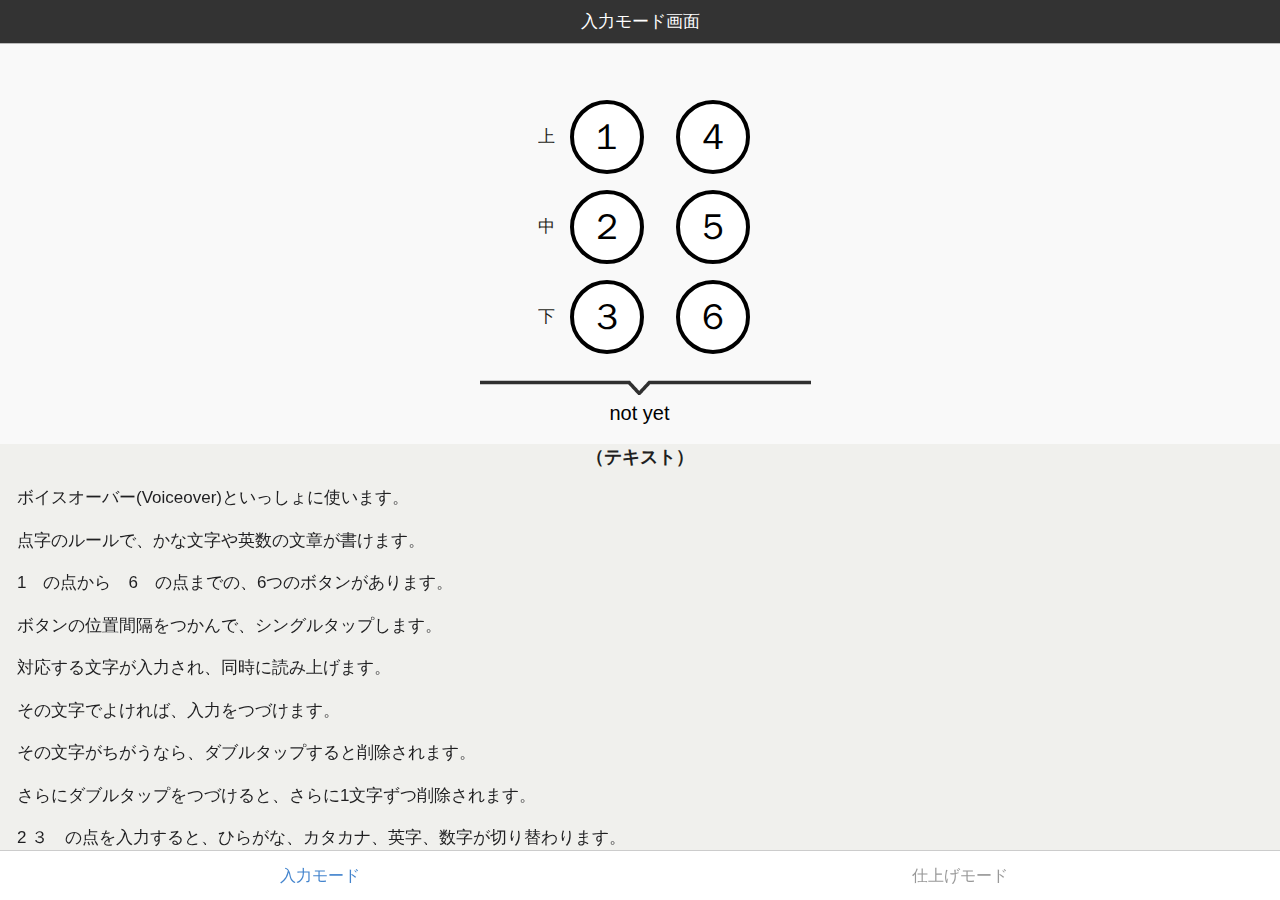
<file: www/index.html>
﻿<!DOCTYPE HTML>
<html>
<head>
    <meta charset="utf-8">
    <meta name="viewport" content="width=device-width, initial-scale=1, maximum-scale=1, user-scalable=no">
    <meta http-equiv="Content-Security-Policy" content="default-src * data:; style-src * 'unsafe-inline'; script-src * 'unsafe-inline' 'unsafe-eval'">
    <script src="components/loader.js"></script>
    <script src="lib/onsenui/js/onsenui.min.js"></script>

    <link rel="stylesheet" href="components/loader.css">
    <link rel="stylesheet" href="lib/onsenui/css/onsenui.css">
    <link rel="stylesheet" href="lib/onsenui/css/onsen-css-components.css">
    <link rel="stylesheet" href="css/style.css">
    <link rel="stylesheet" href="css/csstenput.css">

    <script>
// my script


// グローバル変数 定数
var  ASCX=0;
var ASCF=0
var ONE="";
var ATX="";
var TENF=0;

var NMD=1; // 入力モード
var KKF=false; // カタカナフラグ
var CAPSF=true; // キャプスロックフラグ
var KOGO=true;
var KAKO=true; // かっこ・とじかっこ
var HKAKO=true; // 半角かっこ・とじかっこ
var KAGI=true; // かぎ・とじかぎ

var KANJID= new Array(); // 漢字変換の配列
var MONKUD= new Array(); // 登録文句の配列
var MONF=false; // 登録語句モード
var MONI=0; // 登録語句いんでっくす
var MONJF=false // true だとあかさたなジャンプ


var TTID=0;
const NMDTXD=[" ", "ひらがな", "カタカナ", "英字", "数字"];
const XTX="ｘぁぃぅぇぉゃゅょっわをんいえー、。〆";
const ZRTX="- 何も入っていません。";

// localStorage keys
const STORE_BUTTON_POSITION = "button_position";
const STORE_BUTTON_REVERSE = "button_reverse";
const STORE_INPUT_TIME      = "input_time";
const STORE_MONKU6_CHECKED  = "monku6_checked";
const MATI=1500; // 変数化して 時間を調整
var mati = localStorage.getItem(STORE_INPUT_TIME);
if (!mati) mati = MATI;
mati = parseInt(mati); 

// 文字データ
var JI= new Array(10);
// 0 ひらがな
JI[0]="　あっいｘうおえｘかｘきｘくこけｘらーりｘるろれ、さ。し〆すそせわなｘにやぬのね「は？ひゆふほへをた！ちよつとてんま（みｘむもめ";
// 1 拗音 きゃ きゅ きょ
JI[1]="　ぁっぃｘぅぉぇｘきｘきｘきききｘりーりｘりりり、し。し〆しししわにｘにゃににに「ひ？ひゅひひひをち！てょちちちんみ（みｘみみみゃｘぃｘゅょぇ";
// 2 くぁ　くぉ
JI[2]="　うっうｘうううｘくｘくｘくくくｘるーるｘるるる、す。す〆すすすわぬｘぬやぬぬぬ「ふ？ふゆふふふをつ！つよつつつんむ（むｘむむむぁｘぃｘぅぉぇ";
// 3 濁音 がぎぐげご
JI[3]="　あっいｘヴおえｘがｘぎｘぐごげｘらーりｘるろれ、ざ。じ〆ずぞぜわなｘにやぬのね「ば？びゆぶぼべをだ！ぢよづどでんま（みｘむもめ";
// 4 英字 小文字
JI[4]="　a,b cifｘｘｘｘ:ｘ@ｘｘe-hｘdjg,ｘ.ｘ〆ｘwｘ'kｘl/msp_u?v;xｘｘｘo!rｘntqｘz(ｘｘyｘｘ";
// 5 数字
JI[5]="　12243966時8分:月日+55780407,円.-〆度階回3!ｘ"+'"'+"/#>年9=?・;×☆&8%!<*$♪'…●(～ｘ￥ｘｘ";
// 登録語句 飛ぶ用
JI[6]="あかさたなはまやらわん";

notta=function(tenX, event) {
	console.log(event.target);
	$(event.target).addClass('pushed');
clearTimeout(TTID);

 ASCX=ASCX|tenX;
tochukeka();

TENF=tenX;
console.log('mati' + mati);
 TTID=setTimeout(mojika, mati);
} // notta

mojika=function() {
	colorOut();
// 入力モード
var a=(TENF==32)&(ASCX==34);
if (a) {modehenko(1);}
var a=(TENF==2)&(ASCX==34);
if (a) {modehenko(-1);}

switch(NMD) {
case 1: KKF=false; kana(); break;
case 2: KKF=true; kana(); break;
case 3: abcde(); break;
case 4: suji(); break;
} // switch


} // mojika

kana=function() {
switch(ASCF) {
case 4: kyakyukyo1(); kyakyukyo2(); break;
case 20: kyakyukyo1(); dakuon(); kyakyukyo2(); break;
case 10: qaqo1(); qaqo2(); break;
case 16: tujoon(); dakuon(); break;
case 8: papipupepo(); break;
case 12: papipupepo(); kyakyukyo2(); break;

default: tujoon();
} // end switch

if (TENF!=-2) {

if (KKF) {var a=katakanaka(ONE); ONE=a;}

hyoji();
} // end if tenf
} // kana

katakanaka=function(str) {
    return str.replace(/[\u3041-\u3096]/g, function(match) {
        var chr = match.charCodeAt(0) + 0x60;
        return String.fromCharCode(chr);
    });
}

hyoji=function() {
if (ONE=="（") {
if (KAKO) {KAKO=false;} else {KAKO=true; ONE="）"}
} // （
if (ONE=="(") {
if (HKAKO) {HKAKO=false;} else {HKAKO=true; ONE=")"}
} // (
if (ONE=="「") {
if (KAGI) {KAGI=false;} else {KAGI=true; ONE="」"}
} // 「

if (ONE!="ｘ") {
var o=kigoyomi(ONE);
var o=matubikuten(o);
var o=o.replace(/〆/g, " (改行) ");

document.fo1.chrue.value=o;
document.fo1.chrsita.value=o;
} // x
var a=(ONE=="。")|(ONE=="〆");
if (a) {itibunyomi();}
kogofo();

ASCF=ASCX;
ASCX=0;

if (ONE!="ｘ") {
ATX=ATX+ONE;
} // x

var sen=ATX;
var sen=htmlmoji(sen);

var sen=sen.replace(/。/g, "。</p><p>");
var sen=sen.replace(/〆/g, "</p><p>");
var sen="<p>"+sen+"</p>";
document.all.bunsyo.innerHTML=sen;

} // hyoji

tujoon=function() {
var sen=JI[0];
ONE=sen.charAt(ASCX);
} // tujoon

kyakyukyo1=function() {
var sen=JI[1];
ONE=sen.charAt(ASCX);
} // kyakyukyo1
kyakyukyo2=function() {
var x=XTX.indexOf(ONE);
if (x==-1) {

var x=(ASCX&7)+63;
var sen=JI[1];
var a=sen.charAt(x);
ONE=ONE+a;

} // x -1
} // kyakyukyo2

qaqo1=function() {
var sen=JI[2];
ONE=sen.charAt(ASCX);
} // qaqo1
qaqo2=function() {
var x=XTX.indexOf(ONE);
if (x==-1) {

var x=(ASCX&7)+63;
var sen=JI[2];
var a=sen.charAt(x);
ONE=ONE+a;
} // x -1
} // qaqo2

dakuon=function() {
var sen=JI[0];
var x=sen.indexOf(ONE);

var sen=JI[3];
ONE=sen.charAt(x);
} // dakuon

papipupepo=function() {
var sen=JI[0];
ONE=sen.charAt(ASCX);
switch(ONE) {
case "は": ONE="ぱ"; break;
case "ひ": ONE="ぴ"; break;
case "ふ": ONE="ぷ"; break;
case "へ": ONE="ぺ"; break;
case "ほ": ONE="ぽ"; break;

default:

//var b=(document.fo2.monku6.checked;
var b;
var checkbox_monku6_element = document.getElementById('checkbox_monku6');
if (checkbox_monku6_element.checked) {
	b = true;
} else {
	b = false;
}

if (MONKUD[0]==ZRTX) {var b=false;}
var a=((ONE!="ｘ")&(b));
if (a) {NMD=4; MONF=true; monkumode();} // 登録語句モードへ
}// end switch

if (ASCF==12) {ONE="ぴ"}
} // papipupepo

abcde=function() {
var sen=JI[4];
var o=sen.charAt(ASCX);

var a=((ASCF==8)|(ASCF==16))|(CAPSF);
var a=(a&(o!="ｘ"));
if (a) {ONE=o.toUpperCase();} else {ONE=o;}

hyoji();
} // abcde

suji=function() {
if (MONF) {monkumode();} else {suji2();}
} // for monf
suji2=function() {
var sen=JI[5];
ONE=sen.charAt(ASCX);

hyoji();
} // suji

// その他の処理

kogofo=function() {
if (KOGO) {KOGO=false; document.fo1.chrue.focus();}
else  {KOGO=true; document.fo1.chrsita.focus();}
} // kogofo

modehenko=function(hokoX) {
// 1 ひらがな 2 カタカナ 3 英字 4 数字
NMD=NMD+hokoX;
if (NMD==0) {NMD=4;}
if (NMD==5) {NMD=1;}

TENF=-1;
MONF=false;
// var b=(NMD==3)&(CAPSF);
var a=NMDTXD[NMD];
// if (b) {var a=a+" 大文字";}
document.fo1.chrue.value=a;
document.fo1.chrsita.value=a;
} // modehenko

tochukeka=function() {
var sen=""
var a=ASCX&1; if (a==1) {var sen=sen+"1 ";}
var a=ASCX&2; if (a==2) {var sen=sen+"2 ";}
var a=ASCX&32; if (a==32) {var sen=sen+"3 ";}
var a=ASCX&4; if (a==4) {var sen=sen+"4 ";}
var a=ASCX&16; if (a==16) {var sen=sen+"5 ";}
var a=ASCX&8; if (a==8) {var sen=sen+"6 ";}

var sen=sen+"の点"

document.fo1.chrue.value=sen;
document.fo1.chrsita.value=sen;
} // tochukeka

tonton=function() {
if (TENF==-1) {
switch(NMD) {
case 1: spac(); break;
case 2: spac(); break; // kaigyo(); break;
case 3:
if (CAPSF) {CAPSF=false; var a="英字 小文字";}
else {CAPSF=true; var a="英字 大文字";}
document.fo1.chrue.value=a;
document.fo1.chrsita.value=a;
kogofo();
break;

case 4:
if (MONF) {MONF=false; var a="数字";}
else {MONF=true; MONI=-1; var a="登録文 登録語句";}

document.fo1.chrue.value=a;
document.fo1.chrsita.value=a;
kogofo();
break;

} // switch

} else {
if (TENF==-2) {monkukettei();} else {bspace();}
} // tenf -1
} // tonton

bspace=function() {
if (ONE=="ｘ") {
ASCF=0;
} else {
var x=1;
if (TENF==-3) {var x=ONE.length;; var rline="キャンセル、 "+ONE.replace(/〆/g, " (改行) ");}
var sen=ATX;
ATX=sen.substr(0, sen.length-x);

var sen=ATX.replace(/。/g, "。<br />");
var sen="<p>"+sen+"</p>";
document.all.bunsyo.innerHTML=sen;
} // x

ONE="";
var a=ATX.length;
if (a!=0) {ONE=ATX.substr(ATX.length-1, 1);}

var o=kigoyomi(ONE);
if (TENF==-3) {var o=rline; TENF=0;}
document.fo1.chrue.value=o;
document.fo1.chrsita.value=o;

kogofo();
} // bspace

spac=function() {
if (CAPSF) {ONE="　";} else {ONE=" ";}
ASCX=0;
hyoji();
} // spac

kaigyo=function() {
ONE="〆";
ASCX=0;
hyoji();
} // kaigyo

kigoyomi=function(oneTx) {
var r=oneTx
switch(oneTx) {
case "。": r="。 句点"; break;
case "、": r="、 読点"; break;
case "「": r="「 かぎ"; break;
case "」": r="」 とじかぎ"; break;
case "（": r="（ かっこ"; break;
case "）": r="） とじかっこ"; break;
case "(": r="( 半角かっこ"; break;
case ")": r=") 半角とじかっこ"; break;
case "〆": r="(改行)"; break;

case "　": r="　(全角スペース)"; break;
case " ": r=" (スペース)"; break;
} // switch
return r;
} // kigoyomi

matubikuten=function(ptx) {
var tx=ptx;

var ntx=tx;
if (tx.length!=1) {
var a=tx.substr(tx.length-1, 1);
if (a=="。") {var ntx=ntx+" (句点)"; ATX=kanjihenkan(ATX);}
if (a=="、") {var ntx=ntx+" (読点)";}
} // tx 1

return ntx;
} // matubikuten

itibunyomi=function() {
ATX=kanjihenkan(ATX);

var sen="。"+ATX;
var sen=sen.replace(/〆/g, "。");
var x=sen.lastIndexOf("。")+1;
var a=sen.slice(x);
if (ONE=="。") {var a=a+"。 (句点)"}

document.fo1.chrue.value=a;
document.fo1.chrsita.value=a;
} // itibunyomi

htmlmoji=function(lTx) {
var sen=lTx;

var sen=sen.replace(/"/g, "&quot;");
var sen=sen.replace(/&/g, "&amp;");
var sen=sen.replace(/</g, "&lt;");
var sen=sen.replace(/>/g, "&gt;");
var sen=sen.replace(/ /g, "&nbsp");

return sen;
} // htmlmoji


// tab2
siageru=function() {
var hb=document.fo2.honbun;

var sen=kanjihenkan(ATX);
var sen=sen.replace(/。/g, "。\n");
var sen=sen.replace(/〆/g, "\n");
hb.value=sen;
hb.selectionStart=0;
hb.selectionEnd=hb.value.length;
} // siageru

tareakietaka=function() {
var a=document.fo2.honbun.value;
if (a=="") {
// 消えた
ATX="";
var sen="（空欄）";
document.all.bunsyo.innerHTML=sen;

document.fo2.kanjiadd.value="出力";
document.fo2.monkuadd.value="出力";
} else {
// あった
document.fo2.kanjiadd.value="追加";
document.fo2.monkuadd.value="追加";
} // a

} // tareakietaka

kanjihenkan=function(tx) {
var ntx=tx;
if (KANJID[0]!=ZRTX) {

// 長いのを調べる
var l=KANJID.length;
var kl=0;
var i;
for (i=0; i<l; i++) {
var rline=KANJID[i];

var x=rline.indexOf("=");
if (x>kl) {var kl=x;}

} // next i

// 変換
var j;
for (j=kl; j>0; j--) {
for (i=0; i<l; i++) {
var rline=KANJID[i];

var x=rline.indexOf("=");
if (x==j) {
var mae=rline.substr(0, x);
var ato=rline.substr(x+1);

var ntx=ntx.replace(new RegExp(mae, "g"), ato);

} // end if x j

} // next i
} // next j

} // ZRTX
return ntx;

} // kanjihenkan

kanjisakujo=function() {
var x=document.fo2.kanji.selectedIndex;
var sen=KANJID[x]+" を削除します。よろしいですか?";
if (window.confirm(sen)) {

KANJID.splice(x, 1);

// ゼロ対策
var l=KANJID.length;
if (l==0) {KANJID.push(ZRTX);}

// KANJID=KANJID.sort();

kanjiF5();
} // confirm
} // kanjisakujo

monkusakujo=function() {
var x=document.fo2.monku.selectedIndex;
var sen=MONKUD[x]+" を削除します。よろしいですか?";
if (window.confirm(sen)) {

MONKUD.splice(x, 1);

// ゼロ対策
var l=MONKUD.length;
if (l==0) {MONKUD.push(ZRTX);}

// MONKUD=MONKUD.sort();

monkuF5();
} // confirm
} // monkusakujo

kanjituika=function() {
var a=document.fo2.kanjiadd.value;
if (a=="出力") {
// 一覧を出力
var hb=document.fo2.honbun;
var l=KANJID.length;
var i;
var sen="漢字置換 合計 "+l+"\n";

for (i=0; i<l; i++) {
var sen=sen+KANJID[i]+"\n";
} // next i

hb.value=sen;
hb.selectionStart=0;
hb.selectionEnd=hb.value.length;

} else {
// 追加
var a=document.fo2.honbun.value;
var b=(a=="すべて=初期化")|(a=="すべて=初期化\n");
if (b) {
var sen="漢字置換のリストを初期化します。よろしいですか?";
if (window.confirm(sen)) {
localStorage.removeItem("KANJID");
} // end if confirm

} else {
// 追加処理
var kohod= new Array();
var kohod=a.split("\n");

var l=kohod.length;
var i;
// 数える
var cou=0;
var scou=0; // 追加済み
var koho="";
for (i=0; i<l; i++) {
var rline=kohod[i];

var x=rline.indexOf("=");
var y=KANJID.indexOf(rline);
if (y!=-1) {var scou=scou+1;}

var a=(x!=-1)&(y==-1);
if (a) {

var cou=cou+1;
var koho=rline+" \n";
} // end if rline
} // next i

var sen=cou+"個の語を追加します。よろしいですか?\n";
if (scou!=0) {var sen=sen+"追加済み "+scou+"子ありました。\n";}
var sen=sen+koho;
if (window.confirm(sen)) {
if (KANJID[0]==ZRTX) {KANJID.splice(0, 1);}

for (i=0; i<l; i++) {
var rline=kohod[i];

var x=rline.indexOf("=");
var y=KANJID.indexOf(rline);
var a=(x!=-1)&(y==-1);
if (a) {

KANJID.push(rline);
} // end if rline
} // next i
} // end if confirm

kanjiF5();
} // end if b
} // end if a kakidasu
} // kanjituika

monkutuika=function() {
var a=document.fo2.monkuadd.value;
if (a=="出力") {
// 一覧を出力
var hb=document.fo2.honbun;
var l=MONKUD.length;
var i;
var sen="登録文、登録語句 合計 "+l+"\n";

for (i=0; i<l; i++) {
var sen=sen+MONKUD[i]+"\n";
} // next i

hb.value=sen;
hb.selectionStart=0;
hb.selectionEnd=hb.value.length;

} else {
// 追加
var a=document.fo2.honbun.value;
var b=(a=="すべて;初期化")|(a=="すべて;初期化\n");
if (b) {
var sen="登録分、登録語句のリストを初期化します。よろしいですか?";
if (window.confirm(sen)) {
localStorage.removeItem("MONKUD");
} // end if confirm

} else {
// 追加処理
var kohod= new Array();
var kohod=a.split("\n");

var l=kohod.length;
var i;
// 数える
var cou=0;
var scou=0; // 追加済み
var koho="";
for (i=0; i<l; i++) {
var rline=kohod[i];

var x=rline.indexOf(";");
var y=MONKUD.indexOf(rline);
if (y!=-1) {var scou=scou+1;}

var a=(x!=-1)&(y==-1);
if (a) {

var cou=cou+1;
var koho=rline+" \n";
} // end if rline
} // next i

var sen=cou+"個の語句を追加します。よろしいですか?\n";
if (scou!=0) {var sen=sen+"追加済み "+scou+"子ありました。\n";}
var sen=sen+koho;
if (window.confirm(sen)) {

if (MONKUD[0]==ZRTX) {MONKUD.splice(0, 1);}

for (i=0; i<l; i++) {
var rline=kohod[i];

var x=rline.indexOf(";");
var y=MONKUD.indexOf(rline);
var a=(x!=-1)&(y==-1);
if (a) {

MONKUD.push(rline);
} // end if rline
} // next i
} // end if confirm

monkuF5();
} // end if b
} // end if a kakidasu
} // monkutuika

kanjiF5=function() {
KANJID=KANJID.sort();
localStorage.setItem("KANJID", JSON.stringify(KANJID));

var l=KANJID.length;
document.fo2.kanji.length=l;
var i;
for (i=0; i<l; i++) {
document.fo2.kanji.options[i].innerHTML=KANJID[i];
} // next i
} // kanjif5

monkuF5=function() {
MONKUD=MONKUD.sort();
localStorage.setItem("MONKUD", JSON.stringify(MONKUD));

var l=MONKUD.length;
document.fo2.monku.length=l;
var i;
for (i=0; i<l; i++) {
document.fo2.monku.options[i].innerHTML=MONKUD[i];
} // next i
} // monkuf5

monkumode=function() {
switch(ASCX) {
case 4: monkumodoru(); break;
case 16: monkususumu(); break;
case 8: monkutobu(); break;

default: monkujitobu();
} // end switch

ASCF=ASCX;
ASCX=0;
TENF=-2 // とんとんのときにこれで判定

if (MONI<0) {MONI=MONKUD.length-1}
if (MONI>=MONKUD.length) {MONI=0;}
var o=MONKUD[MONI];
var o=o.substr(2); // 表示は3文字目から
var o=o.replace(/〆/g, " (改行) ");

document.fo1.chrue.value=o;
document.fo1.chrsita.value=o;
kogofo();
} // monkumode

monkususumu=function() {
MONJF=false;

MONI=MONI+1;
} // monkususumu

monkutobu=function() {
MONJF=true;

var rline=JI[6];
var l=rline.length;
var i;
for (i=0; i<l; i++) {
var o=rline.substr(i, 1);

MONKUD.push(o);
MONKUD=MONKUD.sort();
var x=MONKUD.indexOf(o);
MONKUD.splice(x, 1);

if (MONI<x) {MONI=x; break;}
} // next i
} // monkutobu

monkumodoru=function() {
if (MONJF) {
// ジャンプ
if (MONI==0) {MONI=MONKUD.length;}

var rline=JI[6];
var l=rline.length-1;
var i;
for (i=l; i>-1; i--) {
var o=rline.substr(i, 1);

MONKUD.push(o);
MONKUD=MONKUD.sort();
var x=MONKUD.indexOf(o);
MONKUD.splice(x, 1);

if (x<MONI) {MONI=x; break;}
} // next i

} else {
// 1つ
MONI=MONI-1;
} // end if monjf
} // monkumodoru

monkukettei=function() {
var rline=MONKUD[MONI];
var x=rline.indexOf(";");
ONE=rline.substr(x+1);
TENF=-3; // 取り消すときにこれで判定
NMD=1

hyoji();
} // monkukettei

monkujitobu=function() {
var sen=JI[0];
var o=sen.charAt(ASCX);

if (o!="ｘ") {
MONKUD.push(o);
MONKUD=MONKUD.sort();
MONI=MONKUD.indexOf(o);
MONKUD.splice(MONI, 1);
} // end if x
} // monkujitobu
xxhajimari=function() {
var a=localStorage.getItem("KANJID");

if (a==void 0) {
sen="からっぽ";
} else {
sen="不明"

KANJID=JSON.parse(a);

var x=KANJID.length;
var sen=sen+x;

} // end if void 0

document.fo2.honbun.value=sen;
} // test hajimari

hajimari=function() {
// 漢字置換
// 保存のチェック
var a=localStorage.getItem("KANJID");
if (a==void 0) {

// デフォルトの読み込み
var l=document.fo2.kanji.options.length;
var i;
for (i=0; i<l; i++) {

var rline=document.fo2.kanji.options[i].innerHTML;
var rline=rline.substr(1); // 1文字目の改行コードを除去
KANJID.push(rline);

} // next i

} else {
// あった
KANJID=JSON.parse(a);
} // end if void 0
kanjiF5();

// 登録文句
// 保存のチェック
var a=localStorage.getItem("MONKUD");
if (a==void 0) {

// デフォルトの読み込み
var l=document.fo2.monku.options.length;
var i;
for (i=0; i<l; i++) {

var rline=document.fo2.monku.options[i].innerHTML;
var rline=rline.substr(1); // 1文字目の改行コードを除去
MONKUD.push(rline);

} // next i

// document.fo2.honbun.value="きました";
} else {
// あった
MONKUD=JSON.parse(a);
} // end if void 0
monkuF5();


} // hajimari


// ons.bootstrap();

/*
 * init
 */
$(function()
{
	var bunsyo_height = $(window).height()-468-50;
	$('#bunsyo').height(bunsyo_height);	
	
	applySetting();
});
ons.ready(function()
{
	var tab = $("#tabbar");
	tab.on('postchange', function(event) {
		console.log('tab change');
		if (tabbar.getActiveTabIndex() == 0)
		{
			settingSubmit();
			applySetting();
		}
		else if (tabbar.getActiveTabIndex() == 1)
		{
			inputSetting();
		}
 	});
 	
 	// mnku6 の check は切り替わるてびに保存する
 	document.getElementById('checkbox_monku6').onchange = function()
 	{
 		if (document.getElementById('checkbox_monku6').checked) {
			localStorage.setItem(STORE_MONKU6_CHECKED, 1);
		} else {
			localStorage.setItem(STORE_MONKU6_CHECKED, 0);
		}
 	}
});
const TENJI_CENTER = -160;
function applySetting()
{
	var setting = getSetting();
	$('.tenji').css({marginLeft: (TENJI_CENTER+parseInt(setting[STORE_BUTTON_POSITION]))+'px'});
	// global var
	mati = parseInt(setting[STORE_INPUT_TIME]);
	
	if (parseInt(setting[STORE_BUTTON_REVERSE])) {
		$('.tenji').addClass('reverse');
	} else {
		$('.tenji').removeClass('reverse');
	}
}
function inputSetting()
{
	var setting = getSetting();
	
	var pos = document.getElementById('setting_button_position');
	console.log("parseInt(setting[STORE_BUTTON_POSITION])");
	console.log(parseInt(setting[STORE_BUTTON_POSITION]));
	pos.value = parseInt(setting[STORE_BUTTON_POSITION]);
	
	var rev = document.getElementById('setting_button_reverse');
	rev.value = setting[STORE_BUTTON_REVERSE];
	
	range = document.getElementById('setting_input_time');
	range.value = parseInt(setting[STORE_INPUT_TIME]);
	
	var monku6_checked = parseInt(setting[STORE_MONKU6_CHECKED]);
	if (monku6_checked){
		document.getElementById('checkbox_monku6').checked = true;
	} else {
		document.getElementById('checkbox_monku6').checked = false;
	}
}
function settingSubmit()
{
	var pos = document.getElementById('setting_button_position');
	var value = pos.value;	
	localStorage.setItem(STORE_BUTTON_POSITION, value.toString());
	
	range = document.getElementById('setting_input_time');
	value = range.value;
	localStorage.setItem(STORE_INPUT_TIME, value.toString());
	
	var button_reverse = document.getElementById('setting_button_reverse');

	if (button_reverse.checked) {
		value = 1;
	} else {
		value = 0;
	}

	localStorage.setItem(STORE_BUTTON_REVERSE, value);
}
function getSetting()
{
	var pos = localStorage.getItem(STORE_BUTTON_POSITION);
	if (!pos) pos = 0;
	// $('.tenji').css({marginLeft: (TENJI_CENTER+parseInt(pos))+'px'});
	
	var time = localStorage.getItem(STORE_INPUT_TIME);
	if (!time) time = MATI; // time default
	
	var monku6_checked = localStorage.getItem(STORE_MONKU6_CHECKED);
	if (!monku6_checked) monku6_checked = 0;

	var button_reverse = localStorage.getItem(STORE_BUTTON_REVERSE);
	if (!button_reverse) button_reverse = 0;

	var values = {}
	values[STORE_BUTTON_POSITION] = pos;
	values[STORE_INPUT_TIME]      = time;
	values[STORE_BUTTON_REVERSE]  = button_reverse;
	values[STORE_MONKU6_CHECKED]  = monku6_checked;
	return values;
}
function colorOut()
{
	$('.pushed').removeClass('pushed');
}
applymail=function()
{
	var address = '';
	var subject = '';
	var body = '';

	var body = '';
	body = document.fo2.honbun.value.replace(/\r\n|\r/g, "\n");
	var lines = body.split('\n');

	if (lines[1])
	{
		subject = lines[0];
		body = body.substring(body.indexOf(lines[1]))
	}
	else
	{
		subject = body;
	}

	if ( monaca.isAndroid )
	{
		window.plugins.webintent.startActivity(
			{
				action: window.plugins.webintent.ACTION_VIEW,
				url: 'mailto:' + address + '?subject=' + subject + '&body=' + body.replace(/\n/g, "%0d%0a") + ''
			},
			function() {},
			function() {alert('Failed to open URL via Android Intent')}
		);
	}
	else
	{
		var ref = cordova.InAppBrowser.open('mailto:' + address + '?subject=' + subject + '&body=' + body.replace(/\n/g, "%0d%0a") + '', '_system');
	}
}

var openBrowser = function(url)
{
	// window.open(encodeURI(url), '_blank', 'location=yes'); // アプリ内で開く
	window.open(encodeURI(url), '_system');
}
    </script>
</head>
<body onload="hajimari()">

	<ons-tabbar id="tabbar" var="tabbar">
		<ons-tab label="入力モード" page="tab1.html" active>
		</ons-tab>
		<ons-tab label="仕上げモード" page="tab2.html">
		</ons-tab>
	</ons-tabbar>

	<ons-template id="tab1.html">
		<ons-page>
			<ons-toolbar>
				<div class="center">入力モード画面</div>
			</ons-toolbar>

<form name="fo1">
	<input type="button" name="chrue" value="not yet" onclick="tonton()">

	<div class="tenji">
		<div class="up">上</div>
		<input class="tenput left" type="button" name="ten1" value="１" onfocus="notta(1, event)" onclick="notta(1, event)">
		<input class="tenput right" type="button" name="ten4" value="４" onfocus="notta(4, event)" onclick="notta(4, event)">

		<div class="middle">中</div>
		<input class="tenput left" type="button" name="ten2" value="２" onfocus="notta(2, event)" onclick="notta(2, event)">
		<input class="tenput right" type="button" name="ten5" value="５" onfocus="notta(16, event)" onclick="notta(16, event)">

		<div class="down">下</div>
		<input class="tenput left" type="button" name="ten3" value="３" onfocus="notta(32, event)" onclick="notta(32, event)">
		<input class="tenput right" type="button" name="ten6" value="６" onfocus="notta(8, event)" onclick="notta(8, event)">
	</div><!-- .tenji -->

	<input type="button" name="chrsita" value="not yet" onclick="tonton()">


<h4>（テキスト）</h4>
<div id="bunsyo" class="bun">
<p>
ボイスオーバー(Voiceover)といっしょに使います。</p><p>
点字のルールで、かな文字や英数の文章が書けます。</p><p>
1　の点から　6　の点までの、6つのボタンがあります。</p><p>
ボタンの位置間隔をつかんで、シングルタップします。</p><p>
対応する文字が入力され、同時に読み上げます。</p><p>
その文字でよければ、入力をつづけます。</p><p>
その文字がちがうなら、ダブルタップすると削除されます。</p><p>
さらにダブルタップをつづけると、さらに1文字ずつ削除されます。</p><p>
2 ３　の点を入力すると、ひらがな、カタカナ、英字、数字が切り替わります。</p><p>
切り替わった直後にダブルタップすると、それぞれ、スペース、スペース、英字の大文字小文字、登録文 登録語句モード、になります。</p><p>
書きあがったら、仕上げモード画面の方に進んでください。</p><p>

独自の点字ルールを、いくつか採用しています。</p><p>
4 5 6 の点で改行することができます。</p><p>
ひらがなモード、カタカナモード</p><p>
4 の点につづいて、あいうえお やゆよ、を書くと、小さいあいうえお やゆよ（ぁぃぅぇぉ ゃゅょ）が出ます。</p><p>
2 5 6 の点による、ヴぁヴぃヴヴぇヴぉは書けません。</p><p>
英字モード</p><p>
4 の点で半角スペースを書くことができます。</p><p>
4 6 の点で : （コロン）を、3 4 の点で / （スラッシュ）を、2 4 6 の点で @ （アットマーク）を書くことができます。</p><p>
数字モード</p><p>
点字で書くほかに、2 の点だけで 2 を書くこともできます。</p><p>3 から 6 も同様に書けます。</p><p>
2 5 の点で 7 を、2 6 の点、あるいは 3 5 の点で 8 を、3 6 の点で 9 を書くこともできます。</p><p>
4 5 の点で 0 を書くこともできます。</p><p>
記号を書くことができます。. , : ; + - * / = &lt; &gt; ! &quot; # $ % &amp; ' ( )</p><p>
年 月 日 時 分 円 度 階 回 ・ ● × ☆ … ～ ￥ ♪ を書くことができます。</p><p>
</p>

</div>

</form>


      </ons-page>
    </ons-template>

    <ons-template id="tab2.html">
      <ons-page>
        <ons-toolbar>
          <div class="center">仕上げモード画面</div>
        </ons-toolbar>


<p>
<input type="button" name="siage" value="仕上げる" onclick="siageru()"></p>



    <form name="fo2">
    
<div>
<textarea name="honbun" onchange="tareakietaka()">
「仕上げる」ボタンをダブルタップすると、書いた文章がテキストフィールドに入って全文選択の状態になります。
すぐにコピーや切り取りが選べるときは、どちらかを行なうと、文章がペーストボードに行きます。
コピーや切り取りのメニューが出ない場合は、ローターを編集にして、コピーや切り取りを行なってください。
テキストフィールドの操作で、文章の修正を行なうこともできます。
切り取りや削除を行なうと、これまでに入力した文章が消去されます。
</textarea></div>



<p id="mail_wrapper">
<input type="button" name="mail" value="メールに貼り付け" onclick="applymail()"></p>




<div id="setting">


	<h2>登録文、登録語句</h2>
	
	<ons-row>
      <ons-col>
		<select name="monku"><option>
あ;ありがとう。</option><option>
あ;ありがとうございます。</option><option>
あ;明日</option><option>
い;今、</option><option>
い;行きましょう</option><option>
い;行ってきます</option><option>
う;土曜日</option><option>
う;日曜日</option><option>
う;月曜日</option><option>
う;木曜日</option><option>
う;水曜日</option><option>
う;火曜日</option><option>
う;金曜日</option><option>
え;駅</option><option>
お;おつかれさまでした。</option><option>
か;帰り道</option><option>
き;今日</option><option>
き;昨日</option><option>
こ;こんにちは</option><option>
こ;こんばんは</option><option>
こ;ごくろうさま</option><option>
こ;午前</option><option>
こ;午後</option><option>
た;タクシー</option><option>
た;大丈夫</option><option>
ち;地下鉄</option><option>
つ;着きました。</option><option>
つ;着きます。</option><option>
て;電話</option><option>
て;電車</option><option>
と;どこですか？</option><option>
な;中</option><option>
に;に乗ります。</option><option>
ぬ;に乗りました。</option><option>
は;バス</option><option>
は;バスに乗りました。よろしくおねがいします。</option><option>
へ;Re: </option><option>
へ;返信</option><option>
ま;前</option><option>
め;メール</option><option>
や;夜に</option><option>
よ;よろしくおねがいします。</option><option>
ら;ですか？〆</option><option>
り;でした。</option><option>
る;です。</option><option>
れ;ですね。</option><option>
ろ;でしょう。</option><option>
わ;ます。</option><option>
を;ました。</option><option>
を;ましたか?〆</option><option>
を;ますか?〆</option>
			</select>
      </ons-col>
    </ons-row>
        
   	<ons-row>
      <ons-col>
		<input type="button" name="monkudel" value="削除" onclick="monkusakujo()">
      </ons-col>
    </ons-row>
    
	<ons-row>
      <ons-col>
		<input type="button" name="monkuadd" value="追加" onclick="monkutuika()">
    </ons-row>	

	<ons-row>
		<ons-col>
			6の点の後にかなを書くと、登録語句の選択に飛ぶ。
		</ons-col>
    </ons-row>	
	<ons-row>
		<ons-col>
			<ons-switch id="checkbox_monku6" name="monku6"></ons-switch>
		</ons-col>
    </ons-row>	

    <h2>漢字変換</h2>
	<ons-row>
		<ons-col>
			<select name="kanji"><option>
いってきま=行ってきま</option><option>
いきま=行きま</option><option>
おもって=思って</option><option>
おもう=思う</option><option>
おもいま=思いま</option>
			</select>
		</ons-col>
	</ons-row>
	<ons-row>
      <ons-col>
        <input type="button" name="kanjidel" value="削除" onclick="kanjisakujo()">
      </ons-col>
    </ons-row>
    <ons-row>
      <ons-col>
        <input type="button" name="kanjiadd" value="追加" onclick="kanjituika()">
      </ons-col>
    </ons-row>
	
	
   	<h2>設定</h2>
<!-- ボタン位置の左右 の調節 -->
	<ons-row>ボタンの左右位置 (単位 ピクセル)</ons-row>
    <ons-row>
      <ons-col>
        <ons-range id="setting_button_position" style="width:100%;" min="-100" max="100" step="10"></ons-range>
      </ons-col>
    </ons-row>
    <ons-row>ボタンの左右を反転</ons-row>
    <ons-row>
      <ons-col>
     	<ons-switch id="setting_button_reverse"></ons-switch>
      </ons-col>
    </ons-row>
    
<!-- 入力から反映まで -->
	<ons-row>入力から反映までの待ち時間 (単位 ミリ秒)</ons-row>
	<ons-row style="margin-top: 20px;">
      <ons-col>
        <ons-range id="setting_input_time" style="width: 100%;"  min="500" max="2500" step="250"></ons-range>
      </ons-col>
    </ons-row>


<p id="support">
<a onclick="openBrowser('http://www.jidaikobo.com/tenput.html')" href="javascript:void(0)" class="url">点プット - サポートページ</a><br />
</p>
</div><!-- #setting -->

</form>




      </ons-page>
    </ons-template>

	
</body>
</html>
</file>
<file: www/components/loader.css>
/**
 * This is an auto-generated code by Monaca JS/CSS Components.
 * Please do not edit by hand.
 */

/*** <GENERATED> ***/
</file>
<file: www/lib/onsenui/css/onsenui.css>
/*! onsenui - v2.0.0-rc.1 - 2016-04-28 */
/*
Copyright 2013-2015 ASIAL CORPORATION

Licensed under the Apache License, Version 2.0 (the "License");
you may not use this file except in compliance with the License.
You may obtain a copy of the License at

   http://www.apache.org/licenses/LICENSE-2.0

Unless required by applicable law or agreed to in writing, software
distributed under the License is distributed on an "AS IS" BASIS,
WITHOUT WARRANTIES OR CONDITIONS OF ANY KIND, either express or implied.
See the License for the specific language governing permissions and
limitations under the License.

 */

@import url("font_awesome/css/font-awesome.min.css");
@import url("ionicons/css/ionicons.min.css");
@import url("material-design-iconic-font/css/material-design-iconic-font.min.css");

/* custom elements */
ons-page, ons-navigator,
ons-split-view, ons-sliding-menu, ons-tabbar,
ons-gesture-detector {
  display: block;
}

ons-navigator,
ons-tabbar {
  position: absolute;
  top: 0;
  left: 0;
  bottom: 0;
  right: 0;
  overflow: hidden;
}

ons-tab {
  -webkit-transform: translate3d(0, 0, 0);
          transform: translate3d(0, 0, 0);
}

ons-page, ons-navigator, ons-tabbar, ons-sliding-menu, ons-split-view {
  z-index: 2;
}

ons-fab {
  z-index: 3;
}

* {
  -webkit-touch-callout: none;
  -webkit-user-select: none;
  -webkit-tap-highlight-color: rgba(0, 0, 0, 0) !important;
}

input, textarea {
  -webkit-user-select: auto;
}

ons-toolbar:not([inline]), ons-bottom-toolbar {
  position: absolute;
  left: 0;
  right: 0;
  z-index: 10000;
}
ons-toolbar:not([inline]) {
  top: 0;
}
ons-bottom-toolbar {
  bottom: 0;
}

.page, .page__content {
  background-color: transparent !important;
  background: transparent !important;
}

.page__content {
  overflow: auto;
  -webkit-overflow-scrolling: touch;
  z-index: 0;
  -ms-touch-action: pan-y;
}

.navigation-bar + .page__background + .page__content {
  margin-top: -1px;
  top: 44px;
}

.navigation-bar--material + .page__background + .page__content {
  top: 56px;
}

.page[status-bar-fill] > .page__content {
  top: 20px;
}

.page[status-bar-fill] > .navigation-bar {
  padding-top: 20px;
  box-sizing: content-box;
}

.page[status-bar-fill] > .navigation-bar + .page__background + .page__content {
  top: 64px;
}

.page[status-bar-fill] > .navigation-bar--material + .page__background + .page__content {
  top: 76px;
}

ons-tabbar[status-bar-fill] > .tab-bar--top__content {
  top: 71px;
}

ons-tabbar[status-bar-fill] > .tab-bar--top {
  padding-top: 22px;
}

ons-tabbar[position="top"] .page[status-bar-fill] > .page__content {
  top: 0px;
}

.navigation-bar + .page__background + .page__content ons-tabbar[status-bar-fill] > .tab-bar--top {
  top: 0px;
}

.navigation-bar + .page__background + .page__content ons-tabbar[status-bar-fill] > .tab-bar--top__content {
  top: 49px;
}

.page-with-bottom-toolbar > .page__content {
  bottom: 44px;
}

ons-dialog[disabled] > .dialog,
ons-alert-dialog[disabled],
ons-popover[disabled] {
  pointer-events: none;
  opacity: 0.75;
}

ons-list-item[disabled] {
   pointer-events: none;
}

ons-pull-hook {
  position: absolute;
  left: 0;
  right: 0;
  margin: auto;
  text-align: center;
  z-index: 20002;
}

ons-splitter {
  overflow: hidden;
}

ons-splitter, ons-splitter-mask, ons-splitter-content, ons-splitter-side {
  display: block;
  position: absolute;
  left: 0;
  right: 0;
  top: 0;
  bottom: 0;
  box-sizing: border-box;
  z-index: 0;
}

ons-splitter-mask {
  z-index: 2;
  background-color: rgba(0, 0, 0, 0.1);
  display: none;
  opacity: 0;
}

ons-splitter-content {
  z-index: 1;
}

ons-splitter-side {
  right: auto;
  z-index: 1;
}

ons-splitter-side[side="right"] {
  right: 0;
  left: auto;
}

ons-splitter-side[mode="collapse"] {
  z-index: 3;
  left: auto;
  right: 100%;
}

ons-splitter-side[side="right"][mode="collapse"] {
  right: auto;
  left: 100%;
}

ons-toolbar-button > ons-icon[icon*="ion-"] {
  font-size: 26px;
}

ons-range {
  display: inline-block;
}

ons-range > input {
  min-width: 50px;
  width: 100%;
}

/*
Copyright 2013-2015 ASIAL CORPORATION

Licensed under the Apache License, Version 2.0 (the "License");
you may not use this file except in compliance with the License.
You may obtain a copy of the License at

   http://www.apache.org/licenses/LICENSE-2.0

Unless required by applicable law or agreed to in writing, software
distributed under the License is distributed on an "AS IS" BASIS,
WITHOUT WARRANTIES OR CONDITIONS OF ANY KIND, either express or implied.
See the License for the specific language governing permissions and
limitations under the License.

 */

ons-carousel {
  display: block;
  position: relative;
  width: 100%;
  overflow: hidden;
}

ons-carousel-item {
  display: block;
  height: 100%;
  visibility: hidden;
}

ons-carousel[fullscreen] {
  position: absolute;
  top: 0px;
  right: 0px;
  left: 0px;
  bottom: 0px;
  box-sizing: border-box;
}

ons-carousel[disabled] {
  pointer-events: none;
  opacity: 0.75;
}

ons-row {
  display: -webkit-box;
  display: -moz-flex;
  display: flex;
  flex-wrap: wrap;
  width: 100%;
  box-sizing: border-box;
}

ons-row[vertical-align="top"], ons-row[align="top"] {
  -webkit-box-align: start;
  box-align: start;
  -moz-align-items: flex-start;
  -ms-grid-row-align: flex-start;
      align-items: flex-start;
}

ons-row[vertical-align="bottom"], ons-row[align="bottom"] {
  -webkit-box-align: end;
  box-align: end;
  -moz-align-items: flex-end;
  -ms-grid-row-align: flex-end;
      align-items: flex-end;
}

ons-row[vertical-align="center"], ons-row[align="center"] {
  -webkit-box-align: center;
  box-align: center;
  -moz-align-items: center;
  -ms-grid-row-align: center;
      align-items: center;
  text-align: inherit;
}

ons-row + ons-row {
  padding-top: 0;
}

ons-col {
  -webkit-box-flex: 1;
  -moz-flex: 1;
  flex: 1;
  display: block;
  width: 100%;
  box-sizing: border-box;
}

ons-col[vertical-align="top"], ons-col[align="top"] {
  align-self: flex-start;
}

ons-col[vertical-align="bottom"], ons-col[align="bottom"] {
  align-self: flex-end; }

ons-col[vertical-align="center"], ons-col[align="center"] {
  -webkit-align-self: center;
  -moz-align-self: center;
  -ms-flex-item-align: center;
  text-align: inherit;
}


/*
Copyright 2013-2015 ASIAL CORPORATION

Licensed under the Apache License, Version 2.0 (the "License");
you may not use this file except in compliance with the License.
You may obtain a copy of the License at

   http://www.apache.org/licenses/LICENSE-2.0

Unless required by applicable law or agreed to in writing, software
distributed under the License is distributed on an "AS IS" BASIS,
WITHOUT WARRANTIES OR CONDITIONS OF ANY KIND, either express or implied.
See the License for the specific language governing permissions and
limitations under the License.

 */

.ons-icon {
  display: inline-block;
  font-style: normal;
  font-weight: normal;
  -webkit-font-smoothing: antialiased;
  -moz-osx-font-smoothing: grayscale;
}

.ons-icon--ion {
  line-height: 0.75em;
  vertical-align: -25%;
}

ons-icon[spin] {
  -webkit-animation: ons-icon-spin 2s infinite linear;
  animation: ons-icon-spin 2s infinite linear;
}

@-webkit-keyframes ons-icon-spin {
  0% {
    -webkit-transform: rotate(0deg);
  }
  100% {
    -webkit-transform: rotate(359deg);
  }
}

@keyframes ons-icon-spin {
  0% {
    -webkit-transform: rotate(0deg);
    transform: rotate(0deg);
  }
  100% {
    -webkit-transform: rotate(359deg);
    transform: rotate(359deg);
  }
}

.ons-icon[rotate="90"] {
  -webkit-transform: rotate(90deg);
  transform: rotate(90deg);
}

.ons-icon[rotate="180"] {
  -webkit-transform: rotate(180deg);
  transform: rotate(180deg);
}

.ons-icon[rotate="270"] {
  -webkit-transform: rotate(270deg);
  transform: rotate(270deg);
}

ons-icon[fixed-width] {
  width: 1.28571429em;
  text-align: center;
}

.ons-icon--lg {
  font-size: 1.33333333em;
  line-height: 0.75em;
  vertical-align: -15%;
}

.ons-icon--2x {
  font-size: 2em;
}

.ons-icon--3x {
  font-size: 3em;
}

.ons-icon--4x {
  font-size: 4em;
}

.ons-icon--5x {
  font-size: 5em;
}

ons-input {
  display: inline-block;
  position: relative;
}

ons-input .text-input__container {
  width: 100%;
  display: inline-block;
}

ons-input .text-input--material__label {
  position: absolute;
  left: 0px;
  top: 2px;
  font-size: 16px;
  font-weight: 400;
  font-family: 'Roboto', 'Noto', sans-serif;
  pointer-events: none;
}

ons-input .text-input__label:not(.text-input--material__label) {
  display: none;
}

ons-input .text-input__label--active {
  transform: translate(0, -75%) scale(0.75);
  -webkit-transform: translate(0, -75%) scale(0.75);
  transform-origin: left top;
  -webkit-transform-origin: left top;
  -webkit-transition: color 0.1s ease-in, -webkit-transform 0.1s ease-in;
  transition: color 0.1s ease-in, -webkit-transform 0.1s ease-in;
  transition: transform 0.1s ease-in, color 0.1s ease-in;
  transition: transform 0.1s ease-in, color 0.1s ease-in, -webkit-transform 0.1s ease-in;
  -webkit-transition: transform 0.1s ease-in, color 0.1s ease-in;
}

ons-input:not([float]) .text-input__label--active {
  display: none;
}

ons-input[disabled] {
  opacity: 0.5;
  pointer-events: none;
}

ons-input input.text-input--material::-webkit-input-placeholder {
  color: transparent;
}

ons-input input.text-input--material::-moz-placeholder {
  color: transparent;
}

ons-input input.text-input--material:-ms-input-placeholder {
  color: transparent;
}

/*
Copyright 2013-2015 ASIAL CORPORATION

Licensed under the Apache License, Version 2.0 (the "License");
you may not use this file except in compliance with the License.
You may obtain a copy of the License at

   http://www.apache.org/licenses/LICENSE-2.0

Unless required by applicable law or agreed to in writing, software
distributed under the License is distributed on an "AS IS" BASIS,
WITHOUT WARRANTIES OR CONDITIONS OF ANY KIND, either express or implied.
See the License for the specific language governing permissions and
limitations under the License.

 */

ons-progress-bar {
  display: block;
}

ons-progress-circular {
  display: inline-block;
  width: 42px;
  height: 42px;
}

ons-progress-circular > svg.progress-circular {
  width: 100%;
  height: 100%;
}

/*
Copyright 2013-2015 ASIAL CORPORATION

Licensed under the Apache License, Version 2.0 (the "License");
you may not use this file except in compliance with the License.
You may obtain a copy of the License at

   http://www.apache.org/licenses/LICENSE-2.0

Unless required by applicable law or agreed to in writing, software
distributed under the License is distributed on an "AS IS" BASIS,
WITHOUT WARRANTIES OR CONDITIONS OF ANY KIND, either express or implied.
See the License for the specific language governing permissions and
limitations under the License.

 */
.ripple {
  display: block;
  position: absolute;
  overflow: hidden;
  top: 0;
  left: 0;
  right: 0;
  bottom: 0;
  pointer-events: none;
}

ons-list-item .ripple__wave, ons-list-item .ripple__background,
.button--material--flat .ripple__wave, .button--material--flat .ripple__background{
  background: rgba(189, 189, 189, 0.3);
}

.ripple__background {
  background: rgba(255, 255, 255, 0.2);
  position: absolute;
  top: 0;
  left: 0;
  right: 0;
  bottom: 0;
  opacity: 0;
  pointer-events: none;
}

.ripple__wave {
  background: rgba(255, 255, 255, 0.2);
  width: 0;
  height: 0;
  border-radius: 50%;
  position: absolute;
  top: 0;
  left: 0;
  z-index: 0;
  pointer-events: none;
}

/*
Copyright 2013-2015 ASIAL CORPORATION

Licensed under the Apache License, Version 2.0 (the "License");
you may not use this file except in compliance with the License.
You may obtain a copy of the License at

   http://www.apache.org/licenses/LICENSE-2.0

Unless required by applicable law or agreed to in writing, software
distributed under the License is distributed on an "AS IS" BASIS,
WITHOUT WARRANTIES OR CONDITIONS OF ANY KIND, either express or implied.
See the License for the specific language governing permissions and
limitations under the License.

*/

ons-sliding-menu {
  position: absolute;
  left: 0px;
  right: 0px;
  top: 0px;
  bottom: 0px;
  z-index: 0;
  overflow-x: hidden;
}

.onsen-sliding-menu__menu,
.onsen-sliding-menu__main {
  position: absolute;
  top: 0px;
  left: 0px;
  bottom: 0px;
  right: 0px;
  z-index: 0;
  margin: 0;
  padding: 0;
}

.onsen-sliding-menu__menu {
  opacity: 0;
}


/*
Copyright 2013-2015 ASIAL CORPORATION

Licensed under the Apache License, Version 2.0 (the "License");
you may not use this file except in compliance with the License.
You may obtain a copy of the License at

   http://www.apache.org/licenses/LICENSE-2.0

Unless required by applicable law or agreed to in writing, software
distributed under the License is distributed on an "AS IS" BASIS,
WITHOUT WARRANTIES OR CONDITIONS OF ANY KIND, either express or implied.
See the License for the specific language governing permissions and
limitations under the License.

*/

ons-split-view {
  position: absolute;
  left: 0px;
  right: 0px;
  top: 0px;
  bottom: 0px;
  z-index: 0;
  overflow: hidden;
}

.onsen-split-view__secondary {
  opacity: 0;
  width: 100%;
}

.onsen-split-view__secondary,
.onsen-split-view__main {
  position: absolute;
  top: 0px;
  left: 0px;
  bottom: 0px;
  right: 0px;
  z-index: 0;
  overflow-x: hidden; 
}
</file>
<file: www/lib/onsenui/css/onsen-css-components.css>
html {
  height: 100%;
  width: 100%;
}
body {
  position: absolute;
  top: 0;
  right: 0;
  left: 0;
  bottom: 0;
  padding: 0;
  margin: 0;
  -webkit-text-size-adjust: 100%;
}
*:not(input):not(textarea):not(select) {
  -webkit-user-select: none;
  -moz-user-select: none;
  -ms-user-select: none;
  user-select: none;
}
* {
  -webkit-tap-highlight-color: rgba(0,0,0,0);
}
input:active,
input:focus,
textarea:active,
textarea:focus,
select:active,
select:focus {
  outline: none;
}
h1 {
  font-size: 36px;
}
h2 {
  font-size: 30px;
}
h3 {
  font-size: 24px;
}
h4,
h5,
h6 {
  font-size: 18px;
}
.page {
  font-family: -apple-system, 'Helvetica Neue', Helvetica, Arial, 'Lucida Grande', sans-serif;
  -webkit-font-smoothing: antialiased;
  -moz-osx-font-smoothing: grayscale;
  font-weight: 400;
  font-size: 17px;
  background-color: #f9f9f9;
  position: absolute;
  top: 0px;
  left: 0px;
  right: 0px;
  bottom: 0px;
  overflow: visible;
  font-size: 17px;
  color: #1f1f21;
  -ms-overflow-style: none;
  -webkit-transform: translate3d(0, 0, 0);
  -moz-transform: translate3d(0, 0, 0);
  -o-transform: translate3d(0, 0, 0);
  transform: translate3d(0, 0, 0);
}
.page::-webkit-scrollbar {
  display: none;
}
.page__content {
  background-color: #f9f9f9;
  position: absolute;
  top: 0px;
  left: 0px;
  right: 0px;
  bottom: 0px;
  -webkit-box-sizing: border-box;
  -moz-box-sizing: border-box;
  box-sizing: border-box;
}
.page__background {
  background-color: #f9f9f9;
  position: absolute;
  top: 0px;
  left: 0px;
  right: 0px;
  bottom: 0px;
  -webkit-box-sizing: border-box;
  -moz-box-sizing: border-box;
  box-sizing: border-box;
}
.content-padded {
  padding: 8px;
}
.page--material {
  font-family: 'Roboto', 'Noto', sans-serif;
  -webkit-font-smoothing: antialiased;
}
.page--material__content {
  font-family: 'Roboto', 'Noto', sans-serif;
  -webkit-font-smoothing: antialiased;
  font-weight: 400;
}
.page--material__content h1,
.page--material__content h2,
.page--material__content h3,
.page--material__content h4,
.page--material__content h5 {
  font-family: 'Roboto', 'Noto', sans-serif;
  -webkit-font-smoothing: antialiased;
  font-weight: 400;
}
.page--material__background {
  background-color: #fff;
}
/* topdoc
  name: Switch
  class: switch
  modifiers:
    :focus: Focus state
    :disabled: Disabled state
  markup:
    <label class="switch">
      <input type="checkbox" class="switch__input">
      <div class="switch__toggle">
        <div class="switch__handle"></div>
      </div>
    </label>
    <label class="switch">
      <input type="checkbox" class="switch__input" checked>
      <div class="switch__toggle">
        <div class="switch__handle"></div>
      </div>
    </label>
    <label class="switch">
      <input type="checkbox" class="switch__input" disabled>
      <div class="switch__toggle">
        <div class="switch__handle"></div>
      </div>
    </label>
*/
.switch {
  position: relative;
  display: inline-block;
  vertical-align: top;
  -webkit-box-sizing: border-box;
  -moz-box-sizing: border-box;
  box-sizing: border-box;
  -webkit-background-clip: padding-box;
  background-clip: padding-box;
  position: relative;
  overflow: hidden;
  min-width: 51px;
  font-size: 17px;
  padding: 0 20px;
  border: none;
  overflow: visible;
  width: 51px;
  height: 32px;
  z-index: 0;
  text-align: left;
}
.switch__input {
  position: absolute;
  overflow: hidden;
  right: 0px;
  top: 0px;
  left: 0px;
  bottom: 0px;
  padding: 0;
  border: 0;
  opacity: 0.001;
  z-index: 1;
  vertical-align: top;
  outline: none;
  width: 100%;
  height: 100%;
  margin: 0;
  -webkit-appearance: none;
  appearance: none;
  z-index: -1;
}
.switch__toggle {
  background-color: #fff;
  position: absolute;
  top: 0px;
  left: 0px;
  right: 0px;
  bottom: 0px;
  -webkit-border-radius: 30px;
  border-radius: 30px;
  -webkit-transition-property: all;
  -moz-transition-property: all;
  -o-transition-property: all;
  transition-property: all;
  -webkit-transition-duration: 0.35s;
  -moz-transition-duration: 0.35s;
  -o-transition-duration: 0.35s;
  transition-duration: 0.35s;
  -webkit-transition-timing-function: ease-out;
  -moz-transition-timing-function: ease-out;
  -o-transition-timing-function: ease-out;
  transition-timing-function: ease-out;
  -webkit-box-shadow: inset 0 0 0 2px #e5e5e5;
  box-shadow: inset 0 0 0 2px #e5e5e5;
}
.switch__handle {
  -webkit-box-sizing: border-box;
  -moz-box-sizing: border-box;
  box-sizing: border-box;
  -webkit-background-clip: padding-box;
  background-clip: padding-box;
  position: absolute;
  content: '';
  -webkit-border-radius: 28px;
  border-radius: 28px;
  height: 28px;
  width: 28px;
  background-color: #fff;
  left: 1px;
  top: 2px;
  -webkit-transition-property: all;
  -moz-transition-property: all;
  -o-transition-property: all;
  transition-property: all;
  -webkit-transition-duration: 0.35s;
  -moz-transition-duration: 0.35s;
  -o-transition-duration: 0.35s;
  transition-duration: 0.35s;
  -webkit-transition-timing-function: cubic-bezier(0.59, 0.01, 0.5, 0.99);
  -moz-transition-timing-function: cubic-bezier(0.59, 0.01, 0.5, 0.99);
  -o-transition-timing-function: cubic-bezier(0.59, 0.01, 0.5, 0.99);
  transition-timing-function: cubic-bezier(0.59, 0.01, 0.5, 0.99);
  -webkit-box-shadow: 0 0 0 1px #e4e4e4, 0 3px 2px rgba(0,0,0,0.25);
  box-shadow: 0 0 0 1px #e4e4e4, 0 3px 2px rgba(0,0,0,0.25);
}
.switch--active .switch__handle {
  -webkit-transition-duration: 0s;
  -moz-transition-duration: 0s;
  -o-transition-duration: 0s;
  transition-duration: 0s;
}
input:checked + .switch__toggle {
  -webkit-box-shadow: inset 0 0 0 2px #5198db;
  box-shadow: inset 0 0 0 2px #5198db;
  background-color: #5198db;
}
input:checked + .switch__toggle .switch__handle {
  left: 21px;
  -webkit-box-shadow: 0 3px 2px rgba(0,0,0,0.25);
  box-shadow: 0 3px 2px rgba(0,0,0,0.25);
}
input:disabled + .switch__toggle {
  opacity: 0.3;
  cursor: default;
  pointer-events: none;
}
.switch__touch {
  position: absolute;
  top: -5px;
  bottom: -5px;
  left: -10px;
  right: -10px;
}
/* topdoc
  name: Material Switch
  use: Switch
  modifiers:
    :focus: Focus state
    :disabled: Disabled state
  markup:
    <label class="switch switch--material">
      <input type="checkbox" class="switch__input switch--material__input">
      <div class="switch__toggle switch--material__toggle">
        <div class="switch__handle switch--material__handle">
        </div>
      </div>
    </label>
    <label class="switch switch--material">
      <input type="checkbox" class="switch__input switch--material__input" checked>
      <div class="switch__toggle switch--material__toggle">
        <div class="switch__handle switch--material__handle">
        </div>
      </div>
    </label>
    <label class="switch switch--material">
      <input type="checkbox" class="switch__input switch--material__input" disabled>
      <div class="switch__toggle switch--material__toggle">
        <div class="switch__handle switch--material__handle">
        </div>
      </div>
    </label>
*/
.switch.switch--material {
  width: 36px;
  height: 24px;
  padding: 0 10px;
  min-width: 36px;
}
.switch.switch--material .switch__toggle {
  background-color: #b0afaf;
  margin-top: 5px;
  height: 14px;
  -webkit-box-shadow: none;
  box-shadow: none;
}
.switch.switch--material .switch__input {
  position: absolute;
  overflow: hidden;
  right: 0px;
  top: 0px;
  left: 0px;
  bottom: 0px;
  padding: 0;
  border: 0;
  opacity: 0.001;
  z-index: 1;
  vertical-align: top;
  outline: none;
  width: 100%;
  height: 100%;
  margin: 0;
  -webkit-appearance: none;
  appearance: none;
  z-index: -1;
}
.switch.switch--material .switch__handle {
  background-color: #f1f1f1;
  left: 0px;
  margin-top: -5px;
  width: 20px;
  height: 20px;
  -webkit-box-shadow: 0 4px 5px 0 rgba(0,0,0,0.14), 0 1px 10px 0 rgba(0,0,0,0.12), 0 2px 4px -1px rgba(0,0,0,0.4);
  box-shadow: 0 4px 5px 0 rgba(0,0,0,0.14), 0 1px 10px 0 rgba(0,0,0,0.12), 0 2px 4px -1px rgba(0,0,0,0.4);
}
.switch.switch--material input:checked + .switch__toggle {
  background-color: #77c2bb;
  -webkit-box-shadow: none;
  box-shadow: none;
}
.switch.switch--material input:checked + .switch__toggle .switch__handle {
  left: 16px;
  background-color: #009688;
  -webkit-box-shadow: 0 2px 2px 0 rgba(0,0,0,0.14), 0 1px 5px 0 rgba(0,0,0,0.12), 0 3px 1px -2px rgba(0,0,0,0.2);
  box-shadow: 0 2px 2px 0 rgba(0,0,0,0.14), 0 1px 5px 0 rgba(0,0,0,0.12), 0 3px 1px -2px rgba(0,0,0,0.2);
}
.switch.switch--material input:disabled + .switch__toggle {
  opacity: 0.3;
  cursor: default;
  pointer-events: none;
}
.switch.switch--material .switch__handle:before {
  background: transparent;
  content: '';
  display: block;
  width: 100%;
  height: 100%;
  -webkit-border-radius: 50%;
  border-radius: 50%;
  z-index: -1;
  -webkit-box-shadow: 0px 0px 0px 0px rgba(0,0,0,0.12);
  box-shadow: 0px 0px 0px 0px rgba(0,0,0,0.12);
  -webkit-transition: -webkit-box-shadow 0.1s linear;
  -moz-transition: box-shadow 0.1s linear;
  -o-transition: box-shadow 0.1s linear;
  transition: box-shadow 0.1s linear;
}
.switch.switch--material.switch--active .switch__handle:before {
  -webkit-box-shadow: 0px 0px 0px 14px rgba(0,0,0,0.12);
  box-shadow: 0px 0px 0px 14px rgba(0,0,0,0.12);
}
.switch.switch--material.switch--active input:checked + .switch__toggle .switch__handle:before {
  -webkit-box-shadow: 0px 0px 0px 14px rgba(0,150,136,0.2);
  box-shadow: 0px 0px 0px 14px rgba(0,150,136,0.2);
}
.switch.switch--material .switch__touch {
  position: absolute;
  top: -10px;
  bottom: -10px;
  left: -15px;
  right: -15px;
}
/* topdoc
  name: Range
  class: range
  modifiers:
    :active: Active state
    :disabled: Disabled state
    :focus: Focused
  markup:
    <input type="range" class="range">
    <input type="range" class="range" disabled>
  showcase:
    <div class="navigation-bar">
        <div class="navigation-bar__item center full">
            <h1 class="navigation-bar__title">Range</h1>
        </div>
    </div>

    <div style="padding:8px">
      <input type="range" class="range" style="width:100%" value="0">
    </div>

    <div style="padding:8px">
      <input type="range" class="range" style="width:100%" value="30">
    </div>

    <div style="padding:8px">
      <input type="range" class="range" style="width:100%" value="60">
    </div>

    <div style="padding:8px">
      <input type="range" class="range" style="width:100%" value="90">
    </div>
*/
.range {
  padding: 0;
  margin: 0;
  font: inherit;
  color: inherit;
  background: transparent;
  border: none;
  line-height: normal;
  -webkit-box-sizing: border-box;
  -moz-box-sizing: border-box;
  box-sizing: border-box;
  -webkit-background-clip: padding-box;
  background-clip: padding-box;
  vertical-align: top;
  outline: none;
  line-height: 1;
  -webkit-appearance: none;
  -webkit-border-radius: 4px;
  border-radius: 4px;
  border: none;
  height: 2px;
  -webkit-border-radius: 0;
  border-radius: 0;
  -webkit-border-radius: 3px;
  border-radius: 3px;
  background-image: -webkit-gradient(linear, left top, left bottom, from(#ccc), to(#ccc));
  background-image: -webkit-linear-gradient(#ccc, #ccc);
  background-image: -moz-linear-gradient(#ccc, #ccc);
  background-image: -o-linear-gradient(#ccc, #ccc);
  background-image: linear-gradient(#ccc, #ccc);
  background-position: left center;
  -webkit-background-size: 100% 2px;
  background-size: 100% 2px;
  background-repeat: no-repeat;
  overflow: hidden;
  height: 32px;
}
.range::-moz-range-track {
  position: relative;
  border: none;
  background-color: #ccc;
  height: 2px;
  border-radius: 30px;
  box-shadow: none;
  top: 0;
  margin: 0;
  padding: 0;
}
.range::-ms-track {
  position: relative;
  border: none;
  background-color: #ccc;
  height: 0;
  border-radius: 30px;
}
.range::-webkit-slider-thumb {
  cursor: pointer;
  -webkit-appearance: none;
  position: relative;
  height: 29px;
  width: 29px;
  background-color: #fff;
  border: 1px solid #ccc;
  -webkit-border-radius: 30px;
  border-radius: 30px;
  -webkit-box-shadow: none;
  box-shadow: none;
  top: 0;
  margin: 0;
  padding: 0;
}
.range::-moz-range-thumb {
  cursor: pointer;
  position: relative;
  height: 29px;
  width: 29px;
  background-color: #fff;
  border: 1px solid #ccc;
  border-radius: 30px;
  box-shadow: none;
  margin: 0;
  padding: 0;
}
.range::-ms-thumb {
  cursor: pointer;
  position: relative;
  height: 29px;
  width: 29px;
  background-color: #fff;
  border: 1px solid #ccc;
  border-radius: 30px;
  box-shadow: none;
  top: 0;
  margin: 0;
  padding: 0;
}
.range::-webkit-slider-thumb:before {
  position: absolute;
  top: 13px;
  right: 28px;
  left: -10000px;
  height: 2px;
  background-color: rgba(24,103,194,0.81);
  content: '';
  margin: 0;
  padding: 0;
}
.range::-ms-fill-lower {
  height: 2px;
  background-color: rgba(24,103,194,0.81);
}
.range::-ms-tooltip {
  display: none;
}
.range:disabled {
  opacity: 0.3;
  cursor: default;
  pointer-events: none;
}
.range__left {
  position: relative;
  top: 17px;
  height: 2px;
  width: 0;
  background-color: rgba(24,103,194,0.81);
  pointer-events: none;
}
[disabled] > .range__left,
.range--material:disabled + .range__left {
  visibility: hidden;
}
/* topdoc
  name: Material Range
  use: Range
  modifiers:
    :active: Active state
    :disabled: Disabled state
    :focus: Focused
  markup:
    <input type="range" class="range range--material">
    <input type="range" class="range range--material" disabled>
*/
.range--material {
  background-image: -webkit-gradient(linear, left top, left bottom, from(#e0e0e0), to(#e0e0e0));
  background-image: -webkit-linear-gradient(#e0e0e0, #e0e0e0);
  background-image: -moz-linear-gradient(#e0e0e0, #e0e0e0);
  background-image: -o-linear-gradient(#e0e0e0, #e0e0e0);
  background-image: linear-gradient(#e0e0e0, #e0e0e0);
  background-position: center;
  -webkit-background-size: 100% 2px;
  background-size: 100% 2px;
  overflow: visible;
}
.range--material::-webkit-slider-thumb {
  top: 1px;
  border: none;
  height: 36px;
  width: 14px;
  -webkit-border-radius: 0;
  border-radius: 0;
  background-color: transparent;
  background-image: -webkit-radial-gradient(7px, circle 6px, #009688 0%, #009688 6px, transparent 7px);
  background-image: radial-gradient(circle 6px at 7px, #009688 0%, #009688 6px, transparent 7px);
  margin-top: -1px;
}
.range--material::-moz-range-thumb {
  top: 1px;
  border: 3px solid #e0e0e0;
  height: 12px;
  width: 12px;
  border-radius: 100%;
  border-color: #009688;
  background-color: #009688;
}
.range--material::-moz-range-track {
  background-color: #e0e0e0;
}
.range--material::-ms-thumb {
  margin-top: 1px;
  border: none;
  height: 12px;
  width: 12px;
  border-radius: 100%;
  border-color: #009688;
  background-color: #009688;
}
.range--material:focus::-moz-range-thumb {
  border-color: #009688;
  background-color: #009688;
}
.range--material::-moz-range-thumb:before {
  display: none;
}
.range--material::-webkit-slider-thumb:before {
  display: none;
}
.range--material::-ms-fill-lower {
  background-color: #009688;
}
.range--material::-moz-range-thumb:after {
  margin-top: -3px;
  margin-left: -3px;
  content: '';
  display: block;
  border: 0px;
  border-radius: 100%;
  height: 12px;
  width: 12px;
  background-color: #009688;
  opacity: 0.2;
  -moz-transition: -moz-transform 0.1s linear;
  transition: transform 0.1s linear;
}
.range--material::-webkit-slider-thumb:after {
  margin-top: -3px;
  margin-left: -3px;
  content: '';
  display: block;
  border: 0px;
  -webkit-border-radius: 100%;
  border-radius: 100%;
  height: 12px;
  width: 12px;
  background-color: #009688;
  opacity: 0.2;
  -webkit-transition: -webkit-transform 0.1s linear;
  transition: transform 0.1s linear;
  display: inline-block;
  margin-left: 1px;
  margin-top: 12px;
}
.range--material::-ms-fill-upper {
  margin-top: -6px;
  margin-left: -6px;
  content: '';
  display: block;
  border: 0px;
  border-radius: 100%;
  height: 12px;
  width: 12px;
  background-color: #009688;
  opacity: 0.2;
  transition: transform 0.1s linear;
}
.range--material:active::-webkit-slider-thumb:after {
  -webkit-transform: scale(2.5);
  transform: scale(2.5);
}
.range--material:active::-moz-range-thumb:after {
  -moz-transform: scale(2.5);
  transform: scale(2.5);
}
.range--material:active::-ms-fill-upper {
  -ms-transform: scale(2.5);
  transform: scale(2.5);
}
.range--material__left {
  background-color: #009688;
}
/* topdoc
  name: Navigation Bar
  class: navigation-bar
  markup:
    <div class="navigation-bar">
      <div class="navigation-bar__center">Navigation Bar</div>
    </div>
*/
.navigation-bar {
  font-family: -apple-system, 'Helvetica Neue', Helvetica, Arial, 'Lucida Grande', sans-serif;
  -webkit-font-smoothing: antialiased;
  -moz-osx-font-smoothing: grayscale;
  font-weight: 400;
  font-size: 17px;
  -webkit-box-sizing: border-box;
  -moz-box-sizing: border-box;
  box-sizing: border-box;
  -webkit-background-clip: padding-box;
  background-clip: padding-box;
  white-space: nowrap;
  overflow: hidden;
  word-spacing: 0;
  padding: 0;
  margin: 0;
  font: inherit;
  color: inherit;
  background: transparent;
  border: none;
  line-height: normal;
  cursor: default;
  -webkit-user-select: none;
  -moz-user-select: none;
  -ms-user-select: none;
  user-select: none;
  z-index: 2;
  display: block;
  height: 44px;
  padding-left: 0;
  padding-right: 0;
  background: #fff;
  color: #1f1f21;
  -webkit-box-shadow: none;
  box-shadow: none;
  border-bottom: 1px solid #bbb;
  font-weight: 400;
  width: 100%;
  white-space: nowrap;
  overflow: visible;
}
@media (-webkit-min-device-pixel-ratio: 2), (min-resolution: 192dpi) {
  .navigation-bar {
    border-bottom: none;
    -webkit-background-size: 100% 1px;
    background-size: 100% 1px;
    background-repeat: no-repeat;
    background-position: bottom;
    background-image: -webkit-linear-gradient(90deg, #bbb, #bbb 50%, transparent 50%);
    background-image: -moz-linear-gradient(90deg, #bbb, #bbb 50%, transparent 50%);
    background-image: -o-linear-gradient(90deg, #bbb, #bbb 50%, transparent 50%);
    background-image: linear-gradient(0deg, #bbb, #bbb 50%, transparent 50%);
  }
}
.navigation-bar__bg {
  background: #fff;
}
.navigation-bar__item,
.navigation-bar__left,
.navigation-bar__right,
.navigation-bar__center {
  -webkit-box-sizing: border-box;
  -moz-box-sizing: border-box;
  box-sizing: border-box;
  -webkit-background-clip: padding-box;
  background-clip: padding-box;
  padding: 0;
  margin: 0;
  font: inherit;
  color: inherit;
  background: transparent;
  border: none;
  line-height: normal;
  height: 44px;
  vertical-align: top;
  overflow: visible;
  display: block;
  vertical-align: middle;
  float: left;
}
.navigation-bar__left {
  max-width: 50%;
  width: 27%;
  text-align: left;
  line-height: 44px;
}
.navigation-bar__right {
  max-width: 50%;
  width: 27%;
  text-align: right;
  line-height: 44px;
}
.navigation-bar__center {
  width: 46%;
  text-align: center;
  line-height: 44px;
  font-size: 17px;
  font-weight: 500;
  color: #1f1f21;
}
.navigation-bar__title {
  line-height: 44px;
  font-size: 17px;
  font-weight: 500;
  color: #1f1f21;
  margin: 0;
  padding: 0;
  overflow: visible;
}
.navigation-bar__center:first-child:last-child {
  width: 100%;
}
/* topdoc
  name: Navigation Bar Item
  use: Toolbar Button, Navigation Bar
  markup:
    <div class="navigation-bar">
      <div class="navigation-bar__left">
        <span class="toolbar-button--quiet">
          <i class="ion-navicon" style="font-size:32px; vertical-align:-6px;"></i>
        </span>
      </div>

      <div class="navigation-bar__center">
        Navigation Bar
      </div>

      <div class="navigation-bar__right">
        <span class="toolbar-button--quiet">Label</span>
      </div>
    </div>
*/
/* topdoc
  name: Navigation Bar with Outline Button
  use: Toolbar Button, Navigation Bar
  markup:
    <!-- Prerequisite=This example use ionicons(http://ionicons.com) to display icons. -->
    <div class="navigation-bar">
      <div class="navigation-bar__left">
        <span class="toolbar-button--outline">
          <i class="ion-navicon" style="font-size:32px; vertical-align:-6px;"></i>
        </span>
      </div>

      <div class="navigation-bar__center">
        Title
      </div>

      <div class="navigation-bar__right">
        <span class="toolbar-button--outline">Button</span>
      </div>
    </div>
*/
/* topdoc
  name: Transparent Navigation Bar
  class: navigation-bar--transparent
  use: Toolbar Button, Navigation Bar
  markup:
    <div class="navigation-bar navigation-bar--transparent">
      <div class="navigation-bar__left">
        <span class="toolbar-button--quiet">
          <i class="ion-navicon" style="font-size:32px; vertical-align:-6px;"></i>
        </span>
      </div>
      <div class="navigation-bar__center">
        Navigation Bar
      </div>
      <div class="navigation-bar__right">
        <span class="toolbar-button--quiet">Label</span>
      </div>
    </div>
*/
.navigation-bar--transparent {
  background-color: transparent;
  background-image: none;
  border: none;
}
/* topdoc
  name: Navigation Bar with Outline Button
  use: Toolbar Button, Navigation Bar
  markup:
    <!-- Prerequisite=This example use ionicons(http://ionicons.com) to display icons. -->
    <div class="navigation-bar">
      <div class="navigation-bar__left">
        <span class="toolbar-button--outline">
          <i class="ion-navicon" style="font-size:32px; vertical-align:-6px;"></i>
        </span>
      </div>

      <div class="navigation-bar__center">
        Title
      </div>

      <div class="navigation-bar__right">
        <span class="toolbar-button--outline">Button</span>
      </div>
    </div>
*/
/* topdoc
  name: Transparent Navigation Bar
  class: navigation-bar--transparent
  use: Toolbar Button, Navigation Bar
  markup:
    <!-- Prerequisite=This example use ionicons(http://ionicons.com) to display icons. -->
    <div class="navigation-bar navigation-bar--transparent">
      <div class="navigation-bar__left">
        <span class="toolbar-button--quiet">
          <i class="ion-navicon" style="font-size:32px; vertical-align:-6px;"></i>
        </span>
      </div>
      <div class="navigation-bar__center">
        Navigation Bar
      </div>
      <div class="navigation-bar__right">
        <span class="toolbar-button--quiet">Label</span>
      </div>
    </div>
*/
.navigation-bar--transparent {
  background-color: transparent;
  background-image: none;
  border: none;
}
/* topdoc
  name: Bottom Bar
  class: bottom-bar
  use: Navigation Bar
  markup:
    <div class="bottom-bar">
      <div class="bottom-bar__line-height" style="text-align:center">Bottom Toolbar</div>
    </div>
*/
.bottom-bar {
  font-family: -apple-system, 'Helvetica Neue', Helvetica, Arial, 'Lucida Grande', sans-serif;
  -webkit-font-smoothing: antialiased;
  -moz-osx-font-smoothing: grayscale;
  font-weight: 400;
  font-size: 17px;
  -webkit-box-sizing: border-box;
  -moz-box-sizing: border-box;
  box-sizing: border-box;
  -webkit-background-clip: padding-box;
  background-clip: padding-box;
  white-space: nowrap;
  overflow: hidden;
  word-spacing: 0;
  padding: 0;
  margin: 0;
  font: inherit;
  color: inherit;
  background: transparent;
  border: none;
  line-height: normal;
  cursor: default;
  -webkit-user-select: none;
  -moz-user-select: none;
  -ms-user-select: none;
  user-select: none;
  z-index: 2;
  display: block;
  height: 44px;
  padding-left: 0;
  padding-right: 0;
  background: #fff;
  color: #1f1f21;
  -webkit-box-shadow: none;
  box-shadow: none;
  font-weight: 400;
  border-bottom: none;
  border-top: 1px solid #bbb;
  position: absolute;
  bottom: 0px;
  right: 0px;
  left: 0px;
}
@media (-webkit-min-device-pixel-ratio: 2), (min-resolution: 192dpi) {
  .bottom-bar {
    border-top: none;
    -webkit-background-size: 100% 1px;
    background-size: 100% 1px;
    background-repeat: no-repeat;
    background-position: top;
    background-image: -webkit-linear-gradient(270deg, #bbb, #bbb 50%, transparent 50%);
    background-image: -moz-linear-gradient(270deg, #bbb, #bbb 50%, transparent 50%);
    background-image: -o-linear-gradient(270deg, #bbb, #bbb 50%, transparent 50%);
    background-image: linear-gradient(180deg, #bbb, #bbb 50%, transparent 50%);
  }
}
.bottom-bar__line-height {
  line-height: 44px;
  padding-bottom: 0;
  padding-top: 0;
}
.bottom-bar--transparent {
  background-color: transparent;
  background-image: none;
  border: none;
}
/* topdoc
  name: Navigation Bar with Segment
  class: navigation-bar
  hint: .navigation-bar .button-bar
  use: Segment, Navigation Bar
  markup:
    <div class="navigation-bar">
      <div class="navigation-bar__center">
        <div class="button-bar" style="width:200px;margin:7px 50px;">
          <div class="button-bar__item">
            <input type="radio" name="navi-segment-a" checked>
            <div class="button-bar__button">One</div>
          </div>

          <div class="button-bar__item">
            <input type="radio" name="navi-segment-a">
            <div class="button-bar__button">Two</div>
          </div>
        </div>
      </div>
    </div>
*/
/* topdoc
  name: Material Navigation Bar
  class: navigation-bar--material
  use: Toolbar Button, Navigation Bar
  markup:
    <div class="navigation-bar navigation-bar--material">
      <div class="navigation-bar__center navigation-bar--material__center">
        Title
      </div>
    </div>
*/
.navigation-bar--material {
  display: -webkit-box;
  display: -webkit-flex;
  display: -moz-box;
  display: -ms-flexbox;
  display: flex;
  -webkit-flex-wrap: nowrap;
  -ms-flex-wrap: nowrap;
  flex-wrap: nowrap;
  -webkit-box-pack: justify;
  -webkit-justify-content: space-between;
  -moz-box-pack: justify;
  -ms-flex-pack: justify;
  justify-content: space-between;
  height: 56px;
  border-bottom: 0;
  -webkit-box-shadow: 0 1px 5px rgba(0,0,0,0.3);
  box-shadow: 0 1px 5px rgba(0,0,0,0.3);
  padding: 0;
  background-color: #009688;
  -webkit-background-size: 0;
  background-size: 0;
}
.navigation-bar--noshadow {
  -webkit-box-shadow: none;
  box-shadow: none;
  background-image: none;
  border-bottom: none;
}
.navigation-bar--material__left,
.navigation-bar--material__right {
  font-family: 'Roboto', 'Noto', sans-serif;
  -webkit-font-smoothing: antialiased;
  font-size: 20px;
  font-weight: 500;
  color: #fff;
  height: 56px;
  min-width: 72px;
  width: auto;
  float: initial;
  line-height: 56px;
}
.navigation-bar--material__center {
  font-family: 'Roboto', 'Noto', sans-serif;
  -webkit-font-smoothing: antialiased;
  font-size: 20px;
  font-weight: 500;
  color: #fff;
  height: 56px;
  width: auto;
  -webkit-box-flex: 1;
  -webkit-flex-grow: 1;
  -moz-box-flex: 1;
  -ms-flex-positive: 1;
  flex-grow: 1;
  overflow: hidden;
  text-overflow: ellipsis;
  text-align: left;
  float: initial;
  line-height: 56px;
}
.navigation-bar--material__center:first-child {
  margin-left: 16px;
}
.navigation-bar--material__center:last-child {
  margin-right: 16px;
}
.navigation-bar--material__left:empty,
.navigation-bar--material__right:empty {
  min-width: 16px;
}
/* topdoc
  name: Material Navigation Bar with Icons
  class: navigation-bar--material
  use: Toolbar Button, Material Navigation Bar
  hint: .navigation-bar--material
  markup:
    <div class="navigation-bar navigation-bar--material">
      <div class="navigation-bar__left navigation-bar--material__left">
        <span class="toolbar-button toolbar-button--material">
          <i class="zmdi zmdi-menu"></i>
        </span>
      </div>
      <div class="navigation-bar__center navigation-bar--material__center">
        Title
      </div>
      <div class="navigation-bar__right navigation-bar--material__right">
        <span class="toolbar-button toolbar-button--material">
          <i class="zmdi zmdi-search"></i>
        </span>
        <span class="toolbar-button toolbar-button--material">
          <i class="zmdi zmdi-favorite"></i>
        </span>
        <span class="toolbar-button toolbar-button--material">
          <i class="zmdi zmdi-more-vert"></i>
        </span>
      </div>
    </div>
*/
/* topdoc
  name: Button
  class: button
  modifiers:
    :active: Active state
    :disabled: Disabled state
    :focus: Focused
  markup:
    <button class="button">Button</button>
    <button class="button" disabled>Button</button>
*/
.button {
  position: relative;
  display: inline-block;
  vertical-align: top;
  -webkit-box-sizing: border-box;
  -moz-box-sizing: border-box;
  box-sizing: border-box;
  -webkit-background-clip: padding-box;
  background-clip: padding-box;
  padding: 0;
  margin: 0;
  font: inherit;
  color: inherit;
  background: transparent;
  border: none;
  line-height: normal;
  font-family: -apple-system, 'Helvetica Neue', Helvetica, Arial, 'Lucida Grande', sans-serif;
  -webkit-font-smoothing: antialiased;
  -moz-osx-font-smoothing: grayscale;
  font-weight: 400;
  font-size: 17px;
  cursor: default;
  -webkit-user-select: none;
  -moz-user-select: none;
  -ms-user-select: none;
  user-select: none;
  text-overflow: ellipsis;
  white-space: nowrap;
  overflow: hidden;
  height: auto;
  text-decoration: none;
  padding: 4px 10px;
  font-size: 17px;
  line-height: 32px;
  letter-spacing: 0;
  color: #fff;
  vertical-align: middle;
  background-color: rgba(24,103,194,0.81);
  border: 0px solid currentColor;
  -webkit-border-radius: 3px;
  border-radius: 3px;
  -webkit-transition: none;
  -moz-transition: none;
  -o-transition: none;
  transition: none;
}
.button:hover {
  -webkit-transition: none;
  -moz-transition: none;
  -o-transition: none;
  transition: none;
}
.button:active {
  background-color: rgba(24,103,194,0.81);
  -webkit-transition: none;
  -moz-transition: none;
  -o-transition: none;
  transition: none;
  opacity: 0.2;
}
.button:focus {
  outline: 0;
}
.button:disabled,
.button[disabled] {
  opacity: 0.3;
  cursor: default;
  pointer-events: none;
}
/* topdoc
  name: Outline Button
  class: button--outline
  use: Button
  markup:
    <button class="button button--outline">Button</button>
    <button class="button button--outline" disabled>Button</button>
*/
.button--outline {
  background-color: transparent;
  border: 1px solid rgba(24,103,194,0.81);
  color: rgba(24,103,194,0.81);
}
.button--outline:active {
  background-color: rgba(24,103,194,0.2);
  border: 1px solid rgba(24,103,194,0.81);
  color: rgba(24,103,194,0.81);
  opacity: 1;
}
.button--outline:hover {
  border: 1px solid rgba(24,103,194,0.81);
  -webkit-transition: 0;
  -moz-transition: 0;
  -o-transition: 0;
  transition: 0;
}
/* topdoc
  name: Light Button
  class: button--light
  use: Button
  markup:
    <button class="button button--light">Button</button>
    <button class="button button--light" disabled>Button</button>
*/
.button--light {
  background-color: transparent;
  color: rgba(0,0,0,0.4);
  border: 1px solid rgba(0,0,0,0.2);
}
.button--light:active {
  background-color: rgba(0,0,0,0.05);
  color: rgba(0,0,0,0.4);
  border: 1px solid rgba(0,0,0,0.2);
  opacity: 1;
}
/* topdoc
  name: Quiet Button
  class: button--quiet
  markup:
    <button class="button--quiet">Button</button>
    <button class="button--quiet" disabled>Button</button>
*/
.button--quiet {
  position: relative;
  display: inline-block;
  vertical-align: top;
  -webkit-box-sizing: border-box;
  -moz-box-sizing: border-box;
  box-sizing: border-box;
  -webkit-background-clip: padding-box;
  background-clip: padding-box;
  padding: 0;
  margin: 0;
  font: inherit;
  color: inherit;
  background: transparent;
  border: none;
  line-height: normal;
  font-family: -apple-system, 'Helvetica Neue', Helvetica, Arial, 'Lucida Grande', sans-serif;
  -webkit-font-smoothing: antialiased;
  -moz-osx-font-smoothing: grayscale;
  font-weight: 400;
  font-size: 17px;
  cursor: default;
  -webkit-user-select: none;
  -moz-user-select: none;
  -ms-user-select: none;
  user-select: none;
  text-overflow: ellipsis;
  white-space: nowrap;
  overflow: hidden;
  height: auto;
  text-decoration: none;
  padding: 4px 10px;
  font-size: 17px;
  line-height: 32px;
  letter-spacing: 0;
  color: #fff;
  vertical-align: middle;
  background-color: rgba(24,103,194,0.81);
  border: 0px solid currentColor;
  -webkit-border-radius: 3px;
  border-radius: 3px;
  -webkit-transition: none;
  -moz-transition: none;
  -o-transition: none;
  transition: none;
  background: transparent;
  border: 1px solid transparent;
  -webkit-box-shadow: none;
  box-shadow: none;
  background: transparent;
  color: rgba(24,103,194,0.81);
  border: none;
}
.button--quiet:disabled,
.button--quiet[disabled] {
  opacity: 0.3;
  cursor: default;
  pointer-events: none;
  border: none;
}
.button--quiet:hover {
  -webkit-transition: none;
  -moz-transition: none;
  -o-transition: none;
  transition: none;
}
.button--quiet:focus {
  outline: 0;
}
.button--quiet:active {
  background-color: transparent;
  border: none;
  -webkit-transition: none;
  -moz-transition: none;
  -o-transition: none;
  transition: none;
  opacity: 0.2;
  color: rgba(24,103,194,0.81);
}
/* topdoc
  name: Call To Action Button
  class: button--cta
  markup:
    <button class="button--cta">Button</button>
    <button class="button--cta" disabled>Button</button>
*/
.button--cta {
  position: relative;
  display: inline-block;
  vertical-align: top;
  -webkit-box-sizing: border-box;
  -moz-box-sizing: border-box;
  box-sizing: border-box;
  -webkit-background-clip: padding-box;
  background-clip: padding-box;
  padding: 0;
  margin: 0;
  font: inherit;
  color: inherit;
  background: transparent;
  border: none;
  line-height: normal;
  font-family: -apple-system, 'Helvetica Neue', Helvetica, Arial, 'Lucida Grande', sans-serif;
  -webkit-font-smoothing: antialiased;
  -moz-osx-font-smoothing: grayscale;
  font-weight: 400;
  font-size: 17px;
  cursor: default;
  -webkit-user-select: none;
  -moz-user-select: none;
  -ms-user-select: none;
  user-select: none;
  text-overflow: ellipsis;
  white-space: nowrap;
  overflow: hidden;
  height: auto;
  text-decoration: none;
  padding: 4px 10px;
  font-size: 17px;
  line-height: 32px;
  letter-spacing: 0;
  color: #fff;
  vertical-align: middle;
  background-color: rgba(24,103,194,0.81);
  border: 0px solid currentColor;
  -webkit-border-radius: 3px;
  border-radius: 3px;
  -webkit-transition: none;
  -moz-transition: none;
  -o-transition: none;
  transition: none;
  border: none;
  background-color: #25a6d9;
  color: #fff;
}
.button--cta:hover {
  -webkit-transition: none;
  -moz-transition: none;
  -o-transition: none;
  transition: none;
}
.button--cta:focus {
  outline: 0;
}
.button--cta:active {
  color: var-button-cat-color;
  background-color: #25a6d9;
  -webkit-transition: none;
  -moz-transition: none;
  -o-transition: none;
  transition: none;
  opacity: 0.2;
}
.button--cta:disabled,
.button--cta[disabled] {
  opacity: 0.3;
  cursor: default;
  pointer-events: none;
}
/* topdoc
  name: Large Button
  class: button--large
  use: Button
  markup:
    <button class="button button--large">Button</button>
*/
.button--large {
  font-size: 17px;
  font-weight: 500;
  line-height: 36px;
  padding: 4px 12px;
  display: block;
  width: 100%;
  text-align: center;
}
.button--large:active {
  background-color: rgba(24,103,194,0.81);
  -webkit-transition: none;
  -moz-transition: none;
  -o-transition: none;
  transition: none;
  opacity: 0.2;
  -webkit-transition: none;
  -moz-transition: none;
  -o-transition: none;
  transition: none;
}
.button--large:disabled,
.button--large[disabled] {
  opacity: 0.3;
  cursor: default;
  pointer-events: none;
}
.button--large:hover {
  -webkit-transition: none;
  -moz-transition: none;
  -o-transition: none;
  transition: none;
}
.button--large:focus {
  outline: 0;
}
/* topdoc
  name: Large Quiet Button
  class: button--large--quiet
  markup:
    <button class="button--large--quiet">Button</button>
*/
.button--large--quiet {
  position: relative;
  display: inline-block;
  vertical-align: top;
  -webkit-box-sizing: border-box;
  -moz-box-sizing: border-box;
  box-sizing: border-box;
  -webkit-background-clip: padding-box;
  background-clip: padding-box;
  padding: 0;
  margin: 0;
  font: inherit;
  color: inherit;
  background: transparent;
  border: none;
  line-height: normal;
  font-family: -apple-system, 'Helvetica Neue', Helvetica, Arial, 'Lucida Grande', sans-serif;
  -webkit-font-smoothing: antialiased;
  -moz-osx-font-smoothing: grayscale;
  font-weight: 400;
  font-size: 17px;
  cursor: default;
  -webkit-user-select: none;
  -moz-user-select: none;
  -ms-user-select: none;
  user-select: none;
  text-overflow: ellipsis;
  white-space: nowrap;
  overflow: hidden;
  height: auto;
  text-decoration: none;
  padding: 4px 10px;
  font-size: 17px;
  line-height: 32px;
  letter-spacing: 0;
  color: #fff;
  vertical-align: middle;
  background-color: rgba(24,103,194,0.81);
  border: 0px solid currentColor;
  -webkit-border-radius: 3px;
  border-radius: 3px;
  -webkit-transition: none;
  -moz-transition: none;
  -o-transition: none;
  transition: none;
  font-size: 17px;
  font-weight: 500;
  line-height: 36px;
  padding: 4px 12px;
  display: block;
  width: 100%;
  background: transparent;
  border: 1px solid transparent;
  -webkit-box-shadow: none;
  box-shadow: none;
  color: rgba(24,103,194,0.81);
  text-align: center;
}
.button--large--quiet:active {
  -webkit-transition: none;
  -moz-transition: none;
  -o-transition: none;
  transition: none;
  opacity: 0.2;
  color: rgba(24,103,194,0.81);
  background: transparent;
  border: 1px solid transparent;
  -webkit-box-shadow: none;
  box-shadow: none;
}
.button--large--quiet:disabled,
.button--large--quiet[disabled] {
  opacity: 0.3;
  cursor: default;
  pointer-events: none;
}
.button--large--quiet:hover {
  -webkit-transition: none;
  -moz-transition: none;
  -o-transition: none;
  transition: none;
}
.button--large--quiet:focus {
  outline: 0;
}
/* topdoc
  name: Large Call To Action Button
  class: button--large--cta
  markup:
    <button class="button--large--cta" >Button</button>
*/
.button--large--cta {
  position: relative;
  display: inline-block;
  vertical-align: top;
  -webkit-box-sizing: border-box;
  -moz-box-sizing: border-box;
  box-sizing: border-box;
  -webkit-background-clip: padding-box;
  background-clip: padding-box;
  padding: 0;
  margin: 0;
  font: inherit;
  color: inherit;
  background: transparent;
  border: none;
  line-height: normal;
  font-family: -apple-system, 'Helvetica Neue', Helvetica, Arial, 'Lucida Grande', sans-serif;
  -webkit-font-smoothing: antialiased;
  -moz-osx-font-smoothing: grayscale;
  font-weight: 400;
  font-size: 17px;
  cursor: default;
  -webkit-user-select: none;
  -moz-user-select: none;
  -ms-user-select: none;
  user-select: none;
  text-overflow: ellipsis;
  white-space: nowrap;
  overflow: hidden;
  height: auto;
  text-decoration: none;
  padding: 4px 10px;
  font-size: 17px;
  line-height: 32px;
  letter-spacing: 0;
  color: #fff;
  vertical-align: middle;
  background-color: rgba(24,103,194,0.81);
  border: 0px solid currentColor;
  -webkit-border-radius: 3px;
  border-radius: 3px;
  -webkit-transition: none;
  -moz-transition: none;
  -o-transition: none;
  transition: none;
  border: none;
  background-color: #25a6d9;
  color: #fff;
  font-size: 17px;
  font-weight: 500;
  line-height: 36px;
  padding: 4px 12px;
  width: 100%;
  text-align: center;
  display: block;
}
.button--large--cta:hover {
  -webkit-transition: none;
  -moz-transition: none;
  -o-transition: none;
  transition: none;
}
.button--large--cta:focus {
  outline: 0;
}
.button--large--cta:active {
  color: #fff;
  background-color: #25a6d9;
  -webkit-transition: none;
  -moz-transition: none;
  -o-transition: none;
  transition: none;
  opacity: 0.2;
}
.button--large--cta:disabled,
.button--large--cta[disabled] {
  opacity: 0.3;
  cursor: default;
  pointer-events: none;
}
/* topdoc
  name: Material Button
  class: button--material
  modifiers:
    :active: Active state
    :disabled: Disabled state
    :focus: Focused
  markup:
    <button class="button button--material">BUTTON</button>
    <button class="button button--material" disabled>DISABLED</button>
*/
.button--material {
  position: relative;
  display: inline-block;
  vertical-align: top;
  -webkit-box-sizing: border-box;
  -moz-box-sizing: border-box;
  box-sizing: border-box;
  -webkit-background-clip: padding-box;
  background-clip: padding-box;
  padding: 0;
  margin: 0;
  font: inherit;
  color: inherit;
  background: transparent;
  border: none;
  line-height: normal;
  font-family: -apple-system, 'Helvetica Neue', Helvetica, Arial, 'Lucida Grande', sans-serif;
  -webkit-font-smoothing: antialiased;
  -moz-osx-font-smoothing: grayscale;
  font-weight: 400;
  font-size: 17px;
  cursor: default;
  -webkit-user-select: none;
  -moz-user-select: none;
  -ms-user-select: none;
  user-select: none;
  text-overflow: ellipsis;
  white-space: nowrap;
  overflow: hidden;
  height: auto;
  text-decoration: none;
  padding: 4px 10px;
  font-size: 17px;
  line-height: 32px;
  letter-spacing: 0;
  color: #fff;
  vertical-align: middle;
  background-color: rgba(24,103,194,0.81);
  border: 0px solid currentColor;
  -webkit-border-radius: 3px;
  border-radius: 3px;
  -webkit-transition: none;
  -moz-transition: none;
  -o-transition: none;
  transition: none;
  -webkit-box-shadow: 0 2px 2px 0 rgba(0,0,0,0.14), 0 1px 5px 0 rgba(0,0,0,0.12), 0 3px 1px -2px rgba(0,0,0,0.2);
  box-shadow: 0 2px 2px 0 rgba(0,0,0,0.14), 0 1px 5px 0 rgba(0,0,0,0.12), 0 3px 1px -2px rgba(0,0,0,0.2);
  min-height: 36px;
  line-height: 36px;
  padding: 0px 16px;
  -webkit-transition: -webkit-box-shadow 0.2s ease;
  -moz-transition: box-shadow 0.2s ease;
  -o-transition: box-shadow 0.2s ease;
  transition: box-shadow 0.2s ease;
  text-align: center;
  font-size: 14px;
  -webkit-transform: translate3d(0, 0, 0);
  -moz-transform: translate3d(0, 0, 0);
  -o-transform: translate3d(0, 0, 0);
  transform: translate3d(0, 0, 0);
  text-transform: uppercase;
  background-color: #009688;
  color: #fff;
  font-family: 'Roboto', 'Noto', sans-serif;
  -webkit-font-smoothing: antialiased;
  font-weight: 500;
}
.button--material:active {
  -webkit-box-shadow: 0 6px 10px 0 rgba(0,0,0,0.14), 0 1px 18px 0 rgba(0,0,0,0.12), 0 3px 5px -1px rgba(0,0,0,0.4);
  box-shadow: 0 6px 10px 0 rgba(0,0,0,0.14), 0 1px 18px 0 rgba(0,0,0,0.12), 0 3px 5px -1px rgba(0,0,0,0.4);
  background-color: #009688;
  opacity: 1;
}
.button--material:focus {
  outline: 0;
}
.button--material:disabled,
.button--material[disabled] {
  opacity: 0.5;
  -webkit-box-shadow: none;
  box-shadow: none;
}
/* topdoc
  name: Material Flat Button
  class: button--material--flat
  modifiers:
    :active: Active state
    :disabled: Disabled state
    :focus: Focused
  markup:
    <button class="button button--material--flat">BUTTON</button>
    <button class="button button--material--flat" disabled>DISABLED</button>
*/
.button--material--flat {
  position: relative;
  display: inline-block;
  vertical-align: top;
  -webkit-box-sizing: border-box;
  -moz-box-sizing: border-box;
  box-sizing: border-box;
  -webkit-background-clip: padding-box;
  background-clip: padding-box;
  padding: 0;
  margin: 0;
  font: inherit;
  color: inherit;
  background: transparent;
  border: none;
  line-height: normal;
  font-family: -apple-system, 'Helvetica Neue', Helvetica, Arial, 'Lucida Grande', sans-serif;
  -webkit-font-smoothing: antialiased;
  -moz-osx-font-smoothing: grayscale;
  font-weight: 400;
  font-size: 17px;
  cursor: default;
  -webkit-user-select: none;
  -moz-user-select: none;
  -ms-user-select: none;
  user-select: none;
  text-overflow: ellipsis;
  white-space: nowrap;
  overflow: hidden;
  height: auto;
  text-decoration: none;
  padding: 4px 10px;
  font-size: 17px;
  line-height: 32px;
  letter-spacing: 0;
  color: #fff;
  vertical-align: middle;
  background-color: rgba(24,103,194,0.81);
  border: 0px solid currentColor;
  -webkit-border-radius: 3px;
  border-radius: 3px;
  -webkit-transition: none;
  -moz-transition: none;
  -o-transition: none;
  transition: none;
  -webkit-box-shadow: 0 2px 2px 0 rgba(0,0,0,0.14), 0 1px 5px 0 rgba(0,0,0,0.12), 0 3px 1px -2px rgba(0,0,0,0.2);
  box-shadow: 0 2px 2px 0 rgba(0,0,0,0.14), 0 1px 5px 0 rgba(0,0,0,0.12), 0 3px 1px -2px rgba(0,0,0,0.2);
  min-height: 36px;
  line-height: 36px;
  padding: 0px 16px;
  -webkit-transition: -webkit-box-shadow 0.2s ease;
  -moz-transition: box-shadow 0.2s ease;
  -o-transition: box-shadow 0.2s ease;
  transition: box-shadow 0.2s ease;
  text-align: center;
  font-size: 14px;
  -webkit-transform: translate3d(0, 0, 0);
  -moz-transform: translate3d(0, 0, 0);
  -o-transform: translate3d(0, 0, 0);
  transform: translate3d(0, 0, 0);
  text-transform: uppercase;
  background-color: #009688;
  color: #fff;
  font-family: 'Roboto', 'Noto', sans-serif;
  -webkit-font-smoothing: antialiased;
  font-weight: 500;
  -webkit-box-shadow: none;
  box-shadow: none;
  background-color: transparent;
  color: #009688;
}
.button--material--flat:active {
  -webkit-box-shadow: none;
  box-shadow: none;
  background-color: transparent;
  color: #009688;
  outline: 0;
  opacity: 1;
  border: none;
}
.button--material--flat:focus {
  -webkit-box-shadow: none;
  box-shadow: none;
  background-color: transparent;
  color: #009688;
  outline: 0;
  opacity: 1;
  border: none;
}
.button--material--flat:disabled,
.button--material--flat[disabled] {
  opacity: 0.5;
  -webkit-box-shadow: none;
  box-shadow: none;
}
/* topdoc
  name: Button Bar
  class: button-bar
  modifiers:
    :disabled: Disabled state
  markup:
    <div class="button-bar" style="width:280px;margin:0 auto;">
      <div class="button-bar__item">
        <button class="button-bar__button">One</button>
      </div>
      <div class="button-bar__item">
        <button class="button-bar__button">Two</button>
      </div>
      <div class="button-bar__item">
        <button class="button-bar__button">Three</button>
      </div>
    </div>
*/
.button-bar {
  font-family: -apple-system, 'Helvetica Neue', Helvetica, Arial, 'Lucida Grande', sans-serif;
  -webkit-font-smoothing: antialiased;
  -moz-osx-font-smoothing: grayscale;
  font-weight: 400;
  font-size: 17px;
  display: table;
  table-layout: fixed;
  white-space: nowrap;
  margin: 0;
  padding: 0;
  position: relative;
  margin: 0;
  border: none;
}
.button-bar__item {
  font-family: -apple-system, 'Helvetica Neue', Helvetica, Arial, 'Lucida Grande', sans-serif;
  -webkit-font-smoothing: antialiased;
  -moz-osx-font-smoothing: grayscale;
  font-weight: 400;
  font-size: 17px;
  display: table-cell;
  width: auto;
  -webkit-border-radius: 0;
  border-radius: 0;
  position: relative;
  position: relative;
  overflow: hidden;
  padding: 0;
  position: relative;
  overflow: hidden;
}
.button-bar__item > input {
  position: absolute;
  overflow: hidden;
  right: 0px;
  top: 0px;
  left: 0px;
  bottom: 0px;
  padding: 0;
  border: 0;
  opacity: 0.001;
  z-index: 1;
  vertical-align: top;
  outline: none;
  width: 100%;
  height: 100%;
  margin: 0;
  -webkit-appearance: none;
  appearance: none;
}
.button-bar__item:first-child > .button-bar__button {
  border-left: 1px solid rgba(18,114,224,0.77);
  border-right: 1px solid rgba(18,114,224,0.77);
  -webkit-border-top-left-radius: 4px;
  border-top-left-radius: 4px;
  -webkit-border-bottom-left-radius: 4px;
  border-bottom-left-radius: 4px;
}
.button-bar__item:last-child > .button-bar__button {
  border-right: 1px solid rgba(18,114,224,0.77);
  -webkit-border-top-right-radius: 4px;
  border-top-right-radius: 4px;
  -webkit-border-bottom-right-radius: 4px;
  border-bottom-right-radius: 4px;
}
.button-bar__button {
  font-family: -apple-system, 'Helvetica Neue', Helvetica, Arial, 'Lucida Grande', sans-serif;
  -webkit-font-smoothing: antialiased;
  -moz-osx-font-smoothing: grayscale;
  font-weight: 400;
  font-size: 17px;
  -webkit-border-radius: inherit;
  border-radius: inherit;
  background-color: transparent;
  color: rgba(18,114,224,0.77);
  border: 0px solid rgba(18,114,224,0.77);
  border-top: 1px solid rgba(18,114,224,0.77);
  border-bottom: 1px solid rgba(18,114,224,0.77);
  border-right: 1px solid rgba(18,114,224,0.77);
  font-weight: 400;
  padding: 0 8px;
  height: 27px;
  line-height: 27px;
  font-size: 13px;
  width: 100%;
  -webkit-transition: background-color 0.2s linear, color 0.2s linear;
  -moz-transition: background-color 0.2s linear, color 0.2s linear;
  -o-transition: background-color 0.2s linear, color 0.2s linear;
  transition: background-color 0.2s linear, color 0.2s linear;
  -webkit-box-sizing: border-box;
  -moz-box-sizing: border-box;
  box-sizing: border-box;
}
.button-bar__button:active,
:active + .button-bar__button {
  background-color: rgba(18,114,224,0.2);
  border: 0px solid rgba(18,114,224,0.77);
  border-top: 1px solid rgba(18,114,224,0.77);
  border-bottom: 1px solid rgba(18,114,224,0.77);
  border-right: 1px solid rgba(18,114,224,0.77);
  height: 27px;
  line-height: 27px;
  font-size: 13px;
  width: 100%;
  -webkit-transition: none;
  -moz-transition: none;
  -o-transition: none;
  transition: none;
}
.button-bar__item.active > .button-bar__button,
:checked + .button-bar__button {
  background-color: rgba(18,114,224,0.77);
  color: #fff;
  -webkit-transition: none;
  -moz-transition: none;
  -o-transition: none;
  transition: none;
}
.button-bar__button:disabled {
  opacity: 0.3;
  cursor: default;
  pointer-events: none;
}
.button-bar__button:hover {
  -webkit-transition: none;
  -moz-transition: none;
  -o-transition: none;
  transition: none;
}
.button-bar__button:focus {
  outline: 0;
}
/* topdoc
  name: Segment
  use: Button Bar
  modifiers:
    :disabled: Disabled state
  markup:
    <div class="button-bar" style="width:280px;margin:0 auto;">
      <div class="button-bar__item">
        <input type="radio" name="segment-a" checked>
        <button class="button-bar__button">One</button>
      </div>
      <div class="button-bar__item">
        <input type="radio" name="segment-a">
        <button class="button-bar__button">Two</button>
      </div>
      <div class="button-bar__item">
        <input type="radio" name="segment-a">
        <button class="button-bar__button">Three</button>
      </div>
    </div>
*/
/* topdoc
  name: Icon Tab Bar
  class: tab-bar
  use: Tab Bar
  modifiers:
    :disabled: Disabled state
  markup:
    <!-- Prerequisite=This example use ionicons(http://ionicons.com) to display icons. -->
    <div class="tab-bar">
      <label class="tab-bar__item">
        <input type="radio" name="tab-bar-a" checked="checked">
        <button class="tab-bar__button">
          <i class="tab-bar__icon ion-stop"></i>
          <div class="tab-bar__label">One</div>
        </button>
      </label>

      <label class="tab-bar__item">
        <input type="radio" name="tab-bar-a">
        <button class="tab-bar__button">
          <i class="tab-bar__icon ion-record"></i>
          <div class="tab-bar__label">Two</div>
        </button>
      </label>

      <label class="tab-bar__item">
        <input type="radio" name="tab-bar-a">
        <button class="tab-bar__button">
          <i class="tab-bar__icon ion-star"></i>
          <div class="tab-bar__label">Three</div>
        </button>
      </label>
    </div>
*/
/* topdoc
  name: Tab Bar
  class: tab-bar
  modifiers:
    :disabled: Disabled state
  markup:
    <div class="tab-bar">
      <label class="tab-bar__item">
        <input type="radio" name="tab-bar-c" checked="checked">
        <button class="tab-bar__button">
          <div class="tab-bar__label">One</div>
        </button>
      </label>

      <label class="tab-bar__item">
        <input type="radio" name="tab-bar-c">
        <button class="tab-bar__button">
          <div class="tab-bar__label">Two</div>
        </button>
      </label>

      <label class="tab-bar__item">
        <input type="radio" name="tab-bar-c">
        <button class="tab-bar__button">
          <div class="tab-bar__label">Three</div>
        </button>
      </label>
    </div>
*/
.tab-bar {
  font-family: -apple-system, 'Helvetica Neue', Helvetica, Arial, 'Lucida Grande', sans-serif;
  -webkit-font-smoothing: antialiased;
  -moz-osx-font-smoothing: grayscale;
  font-weight: 400;
  font-size: 17px;
  display: table;
  table-layout: fixed;
  position: absolute;
  bottom: 0px;
  left: 0px;
  right: 0px;
  white-space: nowrap;
  margin: 0;
  padding: 0;
  height: 49px;
  background-color: #fff;
  border-top: 1px solid #ccc;
  width: 100%;
}
@media (-webkit-min-device-pixel-ratio: 2), (min-resolution: 192dpi) {
  .tab-bar {
    border-top: none;
    -webkit-background-size: 100% 1px;
    background-size: 100% 1px;
    background-repeat: no-repeat;
    background-position: top;
    background-image: -webkit-linear-gradient(270deg, #ccc, #ccc 50%, transparent 50%);
    background-image: -moz-linear-gradient(270deg, #ccc, #ccc 50%, transparent 50%);
    background-image: -o-linear-gradient(270deg, #ccc, #ccc 50%, transparent 50%);
    background-image: linear-gradient(180deg, #ccc, #ccc 50%, transparent 50%);
  }
}
.tab-bar__item {
  font-family: -apple-system, 'Helvetica Neue', Helvetica, Arial, 'Lucida Grande', sans-serif;
  -webkit-font-smoothing: antialiased;
  -moz-osx-font-smoothing: grayscale;
  font-weight: 400;
  font-size: 17px;
  position: relative;
  overflow: hidden;
  display: table-cell;
  width: auto;
  -webkit-border-radius: 0;
  border-radius: 0;
}
.tab-bar__item > input {
  position: absolute;
  overflow: hidden;
  right: 0px;
  top: 0px;
  left: 0px;
  bottom: 0px;
  padding: 0;
  border: 0;
  opacity: 0.001;
  z-index: 1;
  vertical-align: top;
  outline: none;
  width: 100%;
  height: 100%;
  margin: 0;
  -webkit-appearance: none;
  appearance: none;
}
.tab-bar__button {
  position: relative;
  display: inline-block;
  vertical-align: top;
  font-family: -apple-system, 'Helvetica Neue', Helvetica, Arial, 'Lucida Grande', sans-serif;
  -webkit-font-smoothing: antialiased;
  -moz-osx-font-smoothing: grayscale;
  font-weight: 400;
  font-size: 17px;
  -webkit-box-sizing: border-box;
  -moz-box-sizing: border-box;
  box-sizing: border-box;
  -webkit-background-clip: padding-box;
  background-clip: padding-box;
  padding: 0;
  margin: 0;
  font: inherit;
  color: inherit;
  background: transparent;
  border: none;
  line-height: normal;
  cursor: default;
  -webkit-user-select: none;
  -moz-user-select: none;
  -ms-user-select: none;
  user-select: none;
  text-overflow: ellipsis;
  white-space: nowrap;
  overflow: hidden;
  text-decoration: none;
  padding: 0;
  height: 49px;
  letter-spacing: 0;
  color: #999;
  text-shadow: 0 1px none;
  vertical-align: top;
  background-color: transparent;
  -webkit-box-shadow: none;
  box-shadow: none;
  border-top: none;
  width: 100%;
  font-weight: 400;
  line-height: 49px;
}
@media (-webkit-min-device-pixel-ratio: 2), (min-resolution: 192dpi) {
  .tab-bar__button {
    border-top: none;
  }
}
.tab-bar__icon {
  font-size: 24px;
  padding: 0;
  margin: 0;
  line-height: 26px;
  display: block;
  height: 28px;
}
.tab-bar__label {
  font-family: -apple-system, 'Helvetica Neue', Helvetica, Arial, 'Lucida Grande', sans-serif;
  -webkit-font-smoothing: antialiased;
  -moz-osx-font-smoothing: grayscale;
  font-weight: 400;
  font-size: 17px;
}
.tab-bar__icon + .tab-bar__label {
  font-size: 10px;
  line-height: 1;
  margin: 0;
  font-weight: 400;
}
.tab-bar__label:first-child {
  font-size: 16px;
  line-height: 49px;
  margin: 0;
  padding: 0;
}
.tab-bar__button {
  color: #999;
}
:checked + .tab-bar__button {
  color: rgba(24,103,194,0.81);
  background-color: transparent;
  -webkit-box-shadow: none;
  box-shadow: none;
  border-top: none;
}
.tab-bar__button:disabled {
  opacity: 0.3;
  cursor: default;
  pointer-events: none;
}
.tab-bar__button:focus {
  z-index: 1;
  border-top: none;
  -webkit-box-shadow: none;
  box-shadow: none;
  outline: 0;
}
.tab-bar__content {
  position: absolute;
  top: 0;
  left: 0;
  right: 0;
  bottom: 49px;
  z-index: 0;
}
/* topdoc
  name: Icon Only Tab Bar
  use: Tab Bar
  class: tab-bar
  hint: .tab-bar .fa
  modifiers:
    :disabled: Disabled state
  markup:
    <!-- Prerequisite=This example use ionicons(http://ionicons.com) to display icons. -->
    <div class="tab-bar">
      <label class="tab-bar__item">
        <input type="radio" name="tab-bar-b" checked="checked">
        <button class="tab-bar__button">
          <i class="tab-bar__icon ion-stop"></i>
        </button>
      </label>

      <label class="tab-bar__item">
        <input type="radio" name="tab-bar-b">
        <button class="tab-bar__button">
          <i class="tab-bar__icon ion-record"></i>
        </button>
      </label>

      <label class="tab-bar__item">
        <input type="radio" name="tab-bar-b">
        <button class="tab-bar__button">
          <i class="tab-bar__icon ion-star"></i>
        </button>
      </label>

    </div>
*/
/* topdoc
  name: Top Tab Bar
  class: tab-bar--top
  use: Tab Bar
  markup:
    <div class="tab-bar tab-bar--top">
      <label class="tab-bar__item">
        <input type="radio" name="top-tab-bar-a" checked="checked">
        <button class="tab-bar__button">
          <i class="tab-bar__icon ion-stop"></i>
        </button>
      </label>

      <label class="tab-bar__item">
        <input type="radio" name="top-tab-bar-a">
        <button class="tab-bar__button">
          <i class="tab-bar__icon ion-record"></i>
        </button>
      </label>

      <label class="tab-bar__item">
        <input type="radio" name="top-tab-bar-a">
        <button class="tab-bar__button">
          <i class="tab-bar__icon ion-star"></i>
        </button>
      </label>
    </div>
*/
.tab-bar--top {
  position: relative;
  top: 0px;
  left: 0px;
  right: 0px;
  bottom: auto;
  border-top: none;
  border-bottom: 1px solid #ccc;
}
@media (-webkit-min-device-pixel-ratio: 2), (min-resolution: 192dpi) {
  .tab-bar--top {
    border-bottom: none;
    -webkit-background-size: 100% 1px;
    background-size: 100% 1px;
    background-repeat: no-repeat;
    background-position: bottom;
    background-image: -webkit-linear-gradient(90deg, #ccc, #ccc 50%, transparent 50%);
    background-image: -moz-linear-gradient(90deg, #ccc, #ccc 50%, transparent 50%);
    background-image: -o-linear-gradient(90deg, #ccc, #ccc 50%, transparent 50%);
    background-image: linear-gradient(0deg, #ccc, #ccc 50%, transparent 50%);
  }
}
.tab-bar--top__content {
  top: 49px;
  left: 0;
  right: 0;
  bottom: 0;
  z-index: 0;
}
/* topdoc
  name: Bordered Top Tab Bar
  class: tab-bar--top-border
  use: Top Tab Bar
  markup:
    <div class="tab-bar tab-bar--top tab-bar--top-border">
      <label class="tab-bar__item tab-bar--top-border__item">
        <input type="radio" name="top-tab-bar-b" checked="checked">
        <button class="tab-bar__button tab-bar--top-border__button">
          Home
        </button>
      </label>

      <label class="tab-bar__item tab-bar--top-border__item">
        <input type="radio" name="top-tab-bar-b">
        <button class="tab-bar__button tab-bar--top-border__button">
          Comments
        </button>
      </label>

      <label class="tab-bar__item tab-bar--top-border__item">
        <input type="radio" name="top-tab-bar-b">
        <button class="tab-bar__button tab-bar--top-border__button">
          Activity
        </button>
      </label>
    </div>
*/
/* topdoc
  name: Material Tab Bar
  class: tab-bar--material
  use: Top Tab Bar
  markup:
    <div class="tab-bar tab-bar--top tab-bar--material">
      <label class="tab-bar__item tab-bar--material__item">
        <input type="radio" name="tab-bar-material-a" checked="checked">
        <button class="tab-bar__button tab-bar--material__button">
          Music
        </button>
      </label>

      <label class="tab-bar__item tab-bar--material__item">
        <input type="radio" name="tab-bar-material-a">
        <button class="tab-bar__button tab-bar--material__button">
          Movies
        </button>
      </label>

      <label class="tab-bar__item tab-bar--material__item">
        <input type="radio" name="tab-bar-material-a">
        <button class="tab-bar__button tab-bar--material__button">
          Books
        </button>
      </label>

      <label class="tab-bar__item tab-bar--material__item">
        <input type="radio" name="tab-bar-material-a">
        <button class="tab-bar__button tab-bar--material__button">
          Games
        </button>
      </label>

    </div>
*/
.tab-bar--top-border__button {
  background-color: transparent;
  border-bottom: 4px solid transparent;
}
:checked + .tab-bar--top-border__button {
  background-color: transparent;
  border-bottom: 4px solid rgba(24,103,194,0.81);
}
.tab-bar--material {
  background-color: #009688;
  border-bottom-width: 0px;
  -webkit-box-shadow: 0 4px 2px -2px rgba(0,0,0,0.14), 0 3px 5px -2px rgba(0,0,0,0.12), 0 5px 1px -4px rgba(0,0,0,0.2);
  box-shadow: 0 4px 2px -2px rgba(0,0,0,0.14), 0 3px 5px -2px rgba(0,0,0,0.12), 0 5px 1px -4px rgba(0,0,0,0.2);
}
.tab-bar--material__button {
  background-color: transparent;
  color: rgba(255,255,255,0.6);
  text-transform: uppercase;
  font-size: 14px;
  font-weight: 500;
  font-family: 'Roboto', 'Noto', sans-serif;
  -webkit-font-smoothing: antialiased;
}
.tab-bar--material__button:after {
  content: '';
  display: block;
  width: 0px;
  height: 2px;
  bottom: 0px;
  position: absolute;
  margin-top: -2px;
  background-color: #fff;
}
:checked + .tab-bar--material__button:after {
  width: 100%;
  -webkit-transition: width 0.2s ease-in-out;
  -moz-transition: width 0.2s ease-in-out;
  -o-transition: width 0.2s ease-in-out;
  transition: width 0.2s ease-in-out;
}
:checked + .tab-bar--material__button {
  background-color: transparent;
  color: #fff;
}
.tab-bar--material__item:not([ripple]):active {
  background-color: #26a69a;
}
/* topdoc
  name: Material Tab Bar (Icon only)
  class: tab-bar--material__icon
  use:  Material Tab Bar
  markup:
    <div class="tab-bar tab-bar--top tab-bar--material">
      <label class="tab-bar__item tab-bar--material__item">
        <input type="radio" name="tab-bar-material-a" checked="checked">
        <button class="tab-bar__button tab-bar--material__button">
          <i class="tab-bar__icon tab-bar--material__icon zmdi zmdi-phone"></i>
        </button>
      </label>

      <label class="tab-bar__item tab-bar--material__item">
        <input type="radio" name="tab-bar-material-a">
        <button class="tab-bar__button tab-bar--material__button">
          <i class="tab-bar__icon tab-bar--material__icon zmdi zmdi-favorite"></i>
        </button>
      </label>

      <label class="tab-bar__item tab-bar--material__item">
        <input type="radio" name="tab-bar-material-a">
        <button class="tab-bar__button tab-bar--material__button">
          <i class="tab-bar__icon tab-bar--material__icon zmdi zmdi-pin-account"></i>
        </button>
      </label>
    </div>
*/
.tab-bar--material__icon {
  font-size: 22px;
  line-height: 36px;
}
/* topdoc
  name: Material Tab Bar (Icon and Label)
  class: tab-bar--material__label
  use:  Material Tab Bar
  markup:
    <div class="tab-bar tab-bar--top tab-bar--material">
      <label class="tab-bar__item tab-bar--material__item">
        <input type="radio" name="tab-bar-material-a" checked="checked">
        <button class="tab-bar__button tab-bar--material__button">
          <i class="tab-bar__icon tab-bar--material__icon zmdi zmdi-phone"></i>
          <div class="tab-bar__label tab-bar--material__label">Call</div>
        </button>
      </label>

      <label class="tab-bar__item tab-bar--material__item">
        <input type="radio" name="tab-bar-material-a">
        <button class="tab-bar__button tab-bar--material__button">
          <i class="tab-bar__icon tab-bar--material__icon zmdi zmdi-favorite"></i>
          <div class="tab-bar__label tab-bar--material__label">Favorites</div>
        </button>
      </label>

      <label class="tab-bar__item tab-bar--material__item">
        <input type="radio" name="tab-bar-material-a">
        <button class="tab-bar__button tab-bar--material__button">
          <i class="tab-bar__icon tab-bar--material__icon zmdi zmdi-delete"></i>
          <div class="tab-bar__label tab-bar--material__label">Delete</div>
        </button>
      </label>
    </div>
*/
.tab-bar--material__label {
  font-family: 'Roboto', 'Noto', sans-serif;
  -webkit-font-smoothing: antialiased;
}
.tab-bar--material__label:first-child {
  font-family: 'Roboto', 'Noto', sans-serif;
  -webkit-font-smoothing: antialiased;
  letter-spacing: 0.015em;
  font-weight: 500;
  font-size: 14px;
}
.tab-bar--material__icon + .tab-bar--material__label {
  font-size: 10px;
}
/* topdoc
  name: Notification
  class: notification
  markup:
    <span class="notification">1</span>
    <span class="notification">10</span>
    <span class="notification">999</span>
*/
.notification {
  position: relative;
  display: inline-block;
  vertical-align: top;
  -webkit-box-sizing: border-box;
  -moz-box-sizing: border-box;
  box-sizing: border-box;
  -webkit-background-clip: padding-box;
  background-clip: padding-box;
  padding: 0;
  margin: 0;
  font: inherit;
  color: inherit;
  background: transparent;
  border: none;
  line-height: normal;
  font-family: -apple-system, 'Helvetica Neue', Helvetica, Arial, 'Lucida Grande', sans-serif;
  -webkit-font-smoothing: antialiased;
  -moz-osx-font-smoothing: grayscale;
  font-weight: 400;
  font-size: 17px;
  cursor: default;
  -webkit-user-select: none;
  -moz-user-select: none;
  -ms-user-select: none;
  user-select: none;
  text-overflow: ellipsis;
  white-space: nowrap;
  overflow: hidden;
  text-decoration: none;
  padding: 0 4px;
  width: auto;
  height: 19px;
  -webkit-border-radius: 19px;
  border-radius: 19px;
  background-color: #dc5236;
  color: #fff;
  text-align: center;
  font-size: 16px;
  min-width: 19px;
  line-height: 19px;
  font-weight: 400;
}
.notification:empty {
  display: none;
}
/* topdoc
  name: Toolbar Button
  class: toolbar-button
  modifiers:
    :active: Active state
    :disabled: Disabled state
    :focus: Focused
  markup:
    <!-- Prerequisite=This example use font-awesome(http://fortawesome.github.io/Font-Awesome/) to display icons. -->
    <button class="toolbar-button">
      <i class="fa fa-bell" style="font-size:17px"></i> Label
    </button>

    <button class="toolbar-button toolbar-button--outline">
      <i class="fa fa-bell" style="font-size:17px"></i> Label
    </button>
*/
.toolbar-button,
.toolbar-button--outline,
.toolbar-button--quiet {
  font-family: -apple-system, 'Helvetica Neue', Helvetica, Arial, 'Lucida Grande', sans-serif;
  -webkit-font-smoothing: antialiased;
  -moz-osx-font-smoothing: grayscale;
  font-weight: 400;
  font-size: 17px;
  padding: 4px 10px;
  letter-spacing: 0;
  color: rgba(38,100,171,0.81);
  text-shadow: 0 1px none;
  background-color: rgba(0,0,0,0);
  -webkit-border-radius: 2px;
  border-radius: 2px;
  border: 1px solid transparent;
  font-weight: 400;
  font-size: 17px;
  -webkit-transition: none;
  -moz-transition: none;
  -o-transition: none;
  transition: none;
}
.toolbar-button:active,
.toolbar-button--outline:active,
.toolbar-button--quiet:active {
  background-color: rgba(0,0,0,0);
  -webkit-transition: none;
  -moz-transition: none;
  -o-transition: none;
  transition: none;
  opacity: 0.2;
}
.toolbar-button:disabled,
.toolbar-button[disabled] {
  opacity: 0.3;
  cursor: default;
  pointer-events: none;
}
.toolbar-button:focus,
.toolbar-button--outline:focus,
.toolbar-button--quiet:focus {
  outline: 0;
  -webkit-transition: none;
  -moz-transition: none;
  -o-transition: none;
  transition: none;
}
.toolbar-button:hover,
.toolbar-button--outline:hover,
.toolbar-button--quiet:hover {
  -webkit-transition: none;
  -moz-transition: none;
  -o-transition: none;
  transition: none;
}
.toolbar-button--outline {
  border: 1px solid rgba(38,100,171,0.81);
  margin: auto 8px;
  padding-left: 6px;
  padding-right: 6px;
}
.toolbar-button--material {
  font-size: 22px;
  color: #fff;
  display: inline-block;
  padding: 0 12px;
  height: 100%;
  margin: 0;
  border: none;
  -webkit-border-radius: 0;
  border-radius: 0;
  vertical-align: initial;
}
.toolbar-button--material:first-of-type {
  margin-left: 4px;
}
.toolbar-button--material:last-of-type {
  margin-right: 4px;
}
.toolbar-button--material:active {
  opacity: 1;
  background-color: #26a69a;
}
.back-button {
  height: 44px;
  line-height: 44px;
  padding-left: 8px;
  color: rgba(38,100,171,0.81);
  background-color: rgba(0,0,0,0);
}
.back-button:active {
  opacity: 0.2;
}
.back-button__label {
  display: inline-block;
  height: 100%;
  vertical-align: top;
  margin-left: 12px;
}
.back-button__icon {
  display: inline-block;
  height: 100%;
  vertical-align: top;
}
.back-button__icon:before {
  font-family: 'Ionicons';
  content: '\f3cf';
  font-size: 32px;
}
.back-button--material {
  font-size: 22px;
  color: #fff;
  display: inline-block;
  padding: 0 12px;
  height: 100%;
  margin: 0 0 0 4px;
  border: none;
  -webkit-border-radius: 0;
  border-radius: 0;
  vertical-align: initial;
  line-height: 56px;
}
.back-button--material__label {
  display: none;
  font-size: 20px;
}
.back-button--material__icon:before {
  font-family: 'Material-Design-Iconic-Font';
  content: '\f2ea';
  font-size: 26px;
}
.back-button--material:active {
  opacity: 1;
  background-color: #26a69a;
}
/* topdoc
  name: Checkbox
  class: checkbox
  modifiers:
    :focus: Focus state
    :disabled: Disabled state
  markup:
    <label class="checkbox">
      <input type="checkbox" class="checkbox__input">
      <div class="checkbox__checkmark"></div>
      OFF
    </label>

    <label class="checkbox">
      <input type="checkbox" class="checkbox__input" checked="checked">
      <div class="checkbox__checkmark"></div>
      ON
    </label>

    <label class="checkbox">
      <input type="checkbox" class="checkbox__input" disabled>
      <div class="checkbox__checkmark"></div>
      Disabled
    </label>
*/
.checkbox {
  position: relative;
  display: inline-block;
  vertical-align: top;
  cursor: default;
  -webkit-user-select: none;
  -moz-user-select: none;
  -ms-user-select: none;
  user-select: none;
  font-family: -apple-system, 'Helvetica Neue', Helvetica, Arial, 'Lucida Grande', sans-serif;
  -webkit-font-smoothing: antialiased;
  -moz-osx-font-smoothing: grayscale;
  font-weight: 400;
  font-size: 17px;
  line-height: 24px;
}
.checkbox__checkmark {
  -webkit-box-sizing: border-box;
  -moz-box-sizing: border-box;
  box-sizing: border-box;
  -webkit-background-clip: padding-box;
  background-clip: padding-box;
  position: relative;
  display: inline-block;
  vertical-align: top;
  cursor: default;
  -webkit-user-select: none;
  -moz-user-select: none;
  -ms-user-select: none;
  user-select: none;
  font-family: -apple-system, 'Helvetica Neue', Helvetica, Arial, 'Lucida Grande', sans-serif;
  -webkit-font-smoothing: antialiased;
  -moz-osx-font-smoothing: grayscale;
  font-weight: 400;
  font-size: 17px;
  position: relative;
  overflow: hidden;
  height: 24px;
  pointer-events: none;
}
.checkbox__input {
  position: absolute;
  overflow: hidden;
  right: 0px;
  top: 0px;
  left: 0px;
  bottom: 0px;
  padding: 0;
  border: 0;
  opacity: 0.001;
  z-index: 1;
  vertical-align: top;
  outline: none;
  width: 100%;
  height: 100%;
  margin: 0;
  -webkit-appearance: none;
  appearance: none;
}
.checkbox__input:checked {
  background: rgba(24,103,194,0.81);
}
.checkbox__input:checked + .checkbox__checkmark:before {
  background: rgba(24,103,194,0.81);
  border: 1px solid rgba(24,103,194,0.81);
}
.checkbox__input:checked + .checkbox__checkmark:after {
  opacity: 1;
}
.checkbox__checkmark:before {
  content: '';
  position: absolute;
  -webkit-box-sizing: border-box;
  -moz-box-sizing: border-box;
  box-sizing: border-box;
  -webkit-background-clip: padding-box;
  background-clip: padding-box;
  width: 24px;
  height: 24px;
  background: transparent;
  border: 1px solid rgba(24,103,194,0.81);
  -webkit-border-radius: 16px;
  border-radius: 16px;
  -webkit-box-shadow: none;
  box-shadow: none;
  left: 0;
}
.checkbox__checkmark {
  -webkit-box-sizing: border-box;
  -moz-box-sizing: border-box;
  box-sizing: border-box;
  -webkit-background-clip: padding-box;
  background-clip: padding-box;
  position: relative;
  display: inline-block;
  vertical-align: top;
  cursor: default;
  -webkit-user-select: none;
  -moz-user-select: none;
  -ms-user-select: none;
  user-select: none;
  font-family: -apple-system, 'Helvetica Neue', Helvetica, Arial, 'Lucida Grande', sans-serif;
  -webkit-font-smoothing: antialiased;
  -moz-osx-font-smoothing: grayscale;
  font-weight: 400;
  font-size: 17px;
  position: relative;
  overflow: hidden;
  width: 24px;
  height: 24px;
}
.checkbox__checkmark:after {
  content: '';
  position: absolute;
  top: 6px;
  left: 5px;
  width: 12px;
  height: 6px;
  background: transparent;
  border: 3px solid #fff;
  border-width: 2px;
  border-top: none;
  border-right: none;
  -webkit-border-radius: 0px;
  border-radius: 0px;
  -webkit-transform: rotate(-45deg);
  -moz-transform: rotate(-45deg);
  -ms-transform: rotate(-45deg);
  -o-transform: rotate(-45deg);
  transform: rotate(-45deg);
  opacity: 0;
}
.checkbox__input:focus + .checkbox__checkmark:before {
  -webkit-box-shadow: none;
  box-shadow: none;
}
.checkbox__input:disabled + .checkbox__checkmark {
  opacity: 0.3;
  cursor: default;
  pointer-events: none;
}
.checkbox__input:disabled:active + .checkbox__checkmark:before {
  background: transparent;
  -webkit-box-shadow: none;
  box-shadow: none;
}
/* topdoc
  name: No border Checkbox
  class: checkbox--noborder
  markup:
    <label class="checkbox--noborder">
      <input type="checkbox" class="checkbox__input checkbox--noborder__input">
      <div class="checkbox__checkmark checkbox--noborder__checkmark"></div>
      OFF
    </label>

    <label class="checkbox--noborder">
      <input type="checkbox" class="checkbox__input checkbox--noborder__input" checked="checked">
      <div class="checkbox__checkmark checkbox--noborder__checkmark"></div>
      ON
    </label>

    <label class="checkbox--noborder">
      <input type="checkbox" class="checkbox__input checkbox--noborder__input" disabled checked="checked">
      <div class="checkbox__checkmark checkbox--noborder__checkmark"></div>
      Disabled
    </label>
 */
.checkbox--noborder__input {
  position: absolute;
  overflow: hidden;
  right: 0px;
  top: 0px;
  left: 0px;
  bottom: 0px;
  padding: 0;
  border: 0;
  opacity: 0.001;
  z-index: 1;
  vertical-align: top;
  outline: none;
  width: 100%;
  height: 100%;
  margin: 0;
  -webkit-appearance: none;
  appearance: none;
}
.checkbox--noborder {
  position: relative;
  display: inline-block;
  vertical-align: top;
  cursor: default;
  -webkit-user-select: none;
  -moz-user-select: none;
  -ms-user-select: none;
  user-select: none;
  font-family: -apple-system, 'Helvetica Neue', Helvetica, Arial, 'Lucida Grande', sans-serif;
  -webkit-font-smoothing: antialiased;
  -moz-osx-font-smoothing: grayscale;
  font-weight: 400;
  font-size: 17px;
  line-height: 24px;
  position: relative;
  overflow: hidden;
}
.checkbox--noborder__checkmark {
  position: relative;
  display: inline-block;
  vertical-align: top;
  cursor: default;
  -webkit-user-select: none;
  -moz-user-select: none;
  -ms-user-select: none;
  user-select: none;
  -webkit-box-sizing: border-box;
  -moz-box-sizing: border-box;
  box-sizing: border-box;
  -webkit-background-clip: padding-box;
  background-clip: padding-box;
  height: 24px;
  background: transparent;
}
.checkbox--noborder__input {
  position: absolute;
  overflow: hidden;
  right: 0px;
  top: 0px;
  left: 0px;
  bottom: 0px;
  padding: 0;
  border: 0;
  opacity: 0.001;
  z-index: 1;
  vertical-align: top;
  outline: none;
  width: 100%;
  height: 100%;
  margin: 0;
  -webkit-appearance: none;
  appearance: none;
}
.checkbox--noborder__input:checked + .checkbox--noborder__checkmark:before {
  background: transparent;
  border: none;
}
.checkbox--noborder__input:checked + .checkbox--noborder__checkmark:after {
  opacity: 1;
}
.checkbox--noborder__checkmark:before {
  content: '';
  position: absolute;
  width: 24px;
  height: 24px;
  background: transparent;
  border: none;
  -webkit-border-radius: 16px;
  border-radius: 16px;
  left: 0;
}
.checkbox--noborder__checkmark {
  position: relative;
  display: inline-block;
  vertical-align: top;
  cursor: default;
  -webkit-user-select: none;
  -moz-user-select: none;
  -ms-user-select: none;
  user-select: none;
  -webkit-box-sizing: border-box;
  -moz-box-sizing: border-box;
  box-sizing: border-box;
  -webkit-background-clip: padding-box;
  background-clip: padding-box;
  width: 24px;
  height: 24px;
  border: none;
}
.checkbox--noborder__checkmark:after {
  content: '';
  position: absolute;
  top: 6px;
  left: 5px;
  opacity: 0;
  width: 12px;
  height: 6px;
  background: transparent;
  border: 3px solid rgba(24,103,194,0.81);
  border-width: 2px;
  border-top: none;
  border-right: none;
  -webkit-border-radius: 0px;
  border-radius: 0px;
  -webkit-transform: rotate(-45deg);
  -moz-transform: rotate(-45deg);
  -ms-transform: rotate(-45deg);
  -o-transform: rotate(-45deg);
  transform: rotate(-45deg);
}
.checkbox--noborder__input:focus + .checkbox--noborder__checkmark:before {
  border: none;
  -webkit-box-shadow: none;
  box-shadow: none;
}
.checkbox--noborder__input:disabled + .checkbox--noborder__checkmark {
  opacity: 0.3;
  cursor: default;
  pointer-events: none;
}
.checkbox--noborder__input:disabled:active + .checkbox--noborder__checkmark:before {
  background: transparent;
  -webkit-box-shadow: none;
  box-shadow: none;
  border: none;
}
/* topdoc
  name: Material Checkbox
  use: Checkbox
  modifiers:
    :focus: Focus state
    :disabled: Disabled state
  markup:
    <label class="checkbox checkbox--material">
      <input type="checkbox" class="checkbox__input checkbox--material__input">
      <div class="checkbox__checkmark checkbox--material__checkmark"></div>
      OFF
    </label>
    <label class="checkbox checkbox--material">
      <input type="checkbox" class="checkbox__input checkbox--material__input" checked="checked">
      <div class="checkbox__checkmark checkbox--material__checkmark"></div>
      ON
    </label>
    <label class="checkbox checkbox--material">
      <input type="checkbox" class="checkbox__input checkbox--material__input" checked="checked" disabled>
      <div class="checkbox__checkmark checkbox--material__checkmark"></div>
      ON
    </label>
    <label class="checkbox checkbox--material">
      <input type="checkbox" class="checkbox__input checkbox--material__input" disabled>
      <div class="checkbox__checkmark checkbox--material__checkmark"></div>
      Disabled
    </label>
*/
.checkbox--material {
  line-height: 18px;
  font-family: 'Roboto', 'Noto', sans-serif;
  -webkit-font-smoothing: antialiased;
}
.checkbox--material__checkmark {
  width: 18px;
  height: 18px;
}
.checkbox--material__checkmark:before {
  border: 2px solid #717171;
}
.checkbox--material__input:checked + .checkbox--material__checkmark:before {
  background-color: #009688;
  border: none;
}
.checkbox--material__input + .checkbox--material__checkmark:after {
  border-color: #fff;
  -webkit-transition: -webkit-transform 0.3s ease;
  -moz-transition: -moz-transform 0.3s ease;
  -o-transition: -o-transform 0.3s ease;
  transition: transform 0.3s ease;
  width: 10px;
  height: 5px;
  top: 4px;
  left: 3px;
  -webkit-transform: scale(0) rotate(-45deg);
  -moz-transform: scale(0) rotate(-45deg);
  -ms-transform: scale(0) rotate(-45deg);
  -o-transform: scale(0) rotate(-45deg);
  transform: scale(0) rotate(-45deg);
}
.checkbox--material__input:checked + .checkbox--material__checkmark:after {
  top: 4px;
  left: 3px;
  -webkit-transform: scale(1) rotate(-45deg);
  -moz-transform: scale(1) rotate(-45deg);
  -ms-transform: scale(1) rotate(-45deg);
  -o-transform: scale(1) rotate(-45deg);
  transform: scale(1) rotate(-45deg);
}
.checkbox--material__input:disabled + .checkbox--material__checkmark {
  opacity: 1;
}
.checkbox--material__input:disabled + .checkbox--material__checkmark:before {
  border-color: #afafaf;
}
.checkbox--material__input:disabled:checked + .checkbox--material__checkmark:before {
  background-color: #afafaf;
}
.checkbox--material__input:disabled:checked + .checkbox--material__checkmark:after {
  border-color: #fff;
}
.checkbox--material__input:disabled:checked:active + .checkbox--material__checkmark:before {
  background-color: #afafaf;
}
.checkbox--material__checkmark:before {
  -webkit-border-radius: 2px;
  border-radius: 2px;
  width: 18px;
  height: 18px;
}
/* topdoc
  name: Radio Button
  class: radio-button
  modifiers:
  markup:
    <label class="radio-button">
      <input type="radio" class="radio-button__input" name="r" checked="checked">
      <div class="radio-button__checkmark"></div>
      Label
    </label>

    <label class="radio-button">
      <input type="radio" class="radio-button__input" name="r">
      <div class="radio-button__checkmark"></div>
      Label
    </label>

    <label class="radio-button">
      <input type="radio" class="radio-button__input" name="r">
      <div class="radio-button__checkmark"></div>
      Label
    </label>
*/
.radio-button__input {
  position: absolute;
  overflow: hidden;
  right: 0px;
  top: 0px;
  left: 0px;
  bottom: 0px;
  padding: 0;
  border: 0;
  opacity: 0.001;
  z-index: 1;
  vertical-align: top;
  outline: none;
  width: 100%;
  height: 100%;
  margin: 0;
  -webkit-appearance: none;
  appearance: none;
}
.radio-button__input:active,
.radio-button__input:focus {
  outline: 0;
  -webkit-tap-highlight-color: rgba(0,0,0,0);
}
.radio-button__input:checked + .radio-button__checkmark:after {
  opacity: 1;
}
.radio-button__input:checked + .radio-button__checkmark:before {
  background: transparent;
  border: none;
}
.radio-button {
  position: relative;
  display: inline-block;
  vertical-align: top;
  cursor: default;
  -webkit-user-select: none;
  -moz-user-select: none;
  -ms-user-select: none;
  user-select: none;
  position: relative;
  overflow: hidden;
  line-height: 24px;
  text-align: left;
}
.radio-button__checkmark:before {
  content: '';
  position: absolute;
  -webkit-border-radius: 100%;
  border-radius: 100%;
  -webkit-box-sizing: border-box;
  -moz-box-sizing: border-box;
  box-sizing: border-box;
  -webkit-background-clip: padding-box;
  background-clip: padding-box;
  width: 24px;
  height: 24px;
  background: transparent;
  border: none;
  -webkit-border-radius: 16px;
  border-radius: 16px;
  left: 0;
}
.radio-button__checkmark {
  -webkit-box-sizing: border-box;
  -moz-box-sizing: border-box;
  box-sizing: border-box;
  -webkit-background-clip: padding-box;
  background-clip: padding-box;
  position: relative;
  display: inline-block;
  vertical-align: top;
  cursor: default;
  -webkit-user-select: none;
  -moz-user-select: none;
  -ms-user-select: none;
  user-select: none;
  font-family: -apple-system, 'Helvetica Neue', Helvetica, Arial, 'Lucida Grande', sans-serif;
  -webkit-font-smoothing: antialiased;
  -moz-osx-font-smoothing: grayscale;
  font-weight: 400;
  font-size: 17px;
  position: relative;
  overflow: hidden;
  position: relative;
  width: 24px;
  height: 24px;
  background: transparent;
  pointer-events: none;
}
.radio-button__input:checked + .radio-button__checkmark {
  background: rgba(0,0,0,0);
}
.radio-button__checkmark:after {
  content: '';
  position: absolute;
  -webkit-border-radius: 100%;
  border-radius: 100%;
  top: 50%;
  left: 50%;
  -webkit-transform: translate(-50%, -50%);
  -moz-transform: translate(-50%, -50%);
  -ms-transform: translate(-50%, -50%);
  -o-transform: translate(-50%, -50%);
  transform: translate(-50%, -50%);
  top: 6px;
  left: 5px;
  opacity: 0;
  width: 12px;
  height: 6px;
  background: transparent;
  border: 3px solid rgba(24,103,194,0.81);
  border-width: 2px;
  border-top: none;
  border-right: none;
  -webkit-border-radius: 0px;
  border-radius: 0px;
  -webkit-transform: rotate(-45deg);
  -moz-transform: rotate(-45deg);
  -ms-transform: rotate(-45deg);
  -o-transform: rotate(-45deg);
  transform: rotate(-45deg);
}
.radio-button__input:disabled + .radio-button__checkmark {
  opacity: 0.3;
  cursor: default;
  pointer-events: none;
}
/* topdoc
  name: Material Radio Button
  use: Radio Button
  modifiers:
  markup:
    <label class="radio-button radio-button--material">
      <input type="radio" class="radio-button__input radio-button--material__input" name="r" checked="checked">
      <div class="radio-button__checkmark radio-button--material__checkmark"></div>
      Label
    </label>
    <label class="radio-button radio-button--material">
      <input type="radio" class="radio-button__input radio-button--material__input" name="r">
      <div class="radio-button__checkmark radio-button--material__checkmark"></div>
      Label
    </label>
    <label class="radio-button radio-button--material">
      <input type="radio" class="radio-button__input radio-button--material__input" name="s" disabled checked>
      <div class="radio-button__checkmark radio-button--material__checkmark"></div>
      Label
    </label>
    <label class="radio-button radio-button--material">
      <input type="radio" class="radio-button__input radio-button--material__input" name="s" disabled>
      <div class="radio-button__checkmark radio-button--material__checkmark"></div>
      Label
    </label>
*/
.radio-button--material {
  line-height: 22px;
  font-family: 'Roboto', 'Noto', sans-serif;
  -webkit-font-smoothing: antialiased;
}
.radio-button--material__checkmark {
  width: 20px;
  height: 20px;
  overflow: visible;
}
.radio-button--material__checkmark:before {
  background: transparent;
  border: 2px solid #717171;
  -webkit-box-sizing: border-box;
  -moz-box-sizing: border-box;
  box-sizing: border-box;
  -webkit-border-radius: 50%;
  border-radius: 50%;
  width: 20px;
  height: 20px;
  -webkit-transition: border 0.2s ease;
  -moz-transition: border 0.2s ease;
  -o-transition: border 0.2s ease;
  transition: border 0.2s ease;
}
.radio-button--material__checkmark:after {
  -webkit-transition: background 0.2s ease, -webkit-transform 0.2s ease;
  -moz-transition: background 0.2s ease, -moz-transform 0.2s ease;
  -o-transition: background 0.2s ease, -o-transform 0.2s ease;
  transition: background 0.2s ease, transform 0.2s ease;
  top: 5px;
  left: 5px;
  width: 10px;
  height: 10px;
  border: none;
  -webkit-border-radius: 50%;
  border-radius: 50%;
  -webkit-transform: scale(0);
  -moz-transform: scale(0);
  -ms-transform: scale(0);
  -o-transform: scale(0);
  transform: scale(0);
}
.radio-button--material__input:checked + .radio-button__checkmark:before {
  background: transparent;
  border: 2px solid #009688;
}
.radio-button--material__input + .radio-button__checkmark:after {
  background: #717171;
  opacity: 1;
  -webkit-transform: scale(0);
  -moz-transform: scale(0);
  -ms-transform: scale(0);
  -o-transform: scale(0);
  transform: scale(0);
}
.radio-button--material__input:checked + .radio-button__checkmark:after {
  opacity: 1;
  background: #009688;
  -webkit-transform: scale(1);
  -moz-transform: scale(1);
  -ms-transform: scale(1);
  -o-transform: scale(1);
  transform: scale(1);
}
.radio-button--material__input:disabled + .radio-button__checkmark {
  opacity: 1;
}
.radio-button--material__input:disabled + .radio-button__checkmark:after {
  background-color: #afafaf;
  border-color: #afafaf;
}
.radio-button--material__input:disabled + .radio-button__checkmark:before {
  border-color: #afafaf;
}
/* topdoc
  name: List
  class: list
  markup:
    <ul class="list">
      <li class="list__item">
        <div class="list__item__center">Dog</div>
      </li>
      <li class="list__item">
        <div class="list__item__center">Cat</div>
      </li>
      <li class="list__item">
        <div class="list__item__center">Hamster</div>
      </li>
    </ul>
*/
.list__item__left {
  min-height: 44px;
  display: -webkit-box;
  display: -webkit-flex;
  display: -moz-box;
  display: -ms-flexbox;
  display: flex;
  padding-right: 14px;
  -webkit-box-ordinal-group: 1;
  -webkit-order: 0;
  -moz-box-ordinal-group: 1;
  -ms-flex-order: 0;
  order: 0;
  -webkit-box-align: center;
  -webkit-align-items: center;
  -moz-box-align: center;
  -ms-flex-align: center;
  align-items: center;
  -webkit-align-self: stretch;
  -ms-flex-item-align: stretch;
  align-self: stretch;
}
.list__item__left:empty {
  width: 0;
  min-width: 0;
  padding: 0;
  margin: 0;
}
.list__item__center {
  min-height: 44px;
  display: -webkit-box;
  display: -webkit-flex;
  display: -moz-box;
  display: -ms-flexbox;
  display: flex;
  -webkit-box-flex: 1;
  -webkit-flex-grow: 1;
  -moz-box-flex: 1;
  -ms-flex-positive: 1;
  flex-grow: 1;
  -webkit-flex-wrap: wrap;
  -ms-flex-wrap: wrap;
  flex-wrap: wrap;
  -webkit-box-orient: horizontal;
  -webkit-box-direction: normal;
  -webkit-flex-direction: row;
  -moz-box-orient: horizontal;
  -moz-box-direction: normal;
  -ms-flex-direction: row;
  flex-direction: row;
  -webkit-box-ordinal-group: 2;
  -webkit-order: 1;
  -moz-box-ordinal-group: 2;
  -ms-flex-order: 1;
  order: 1;
  margin-right: auto;
  -webkit-box-align: center;
  -webkit-align-items: center;
  -moz-box-align: center;
  -ms-flex-align: center;
  align-items: center;
  -webkit-align-self: stretch;
  -ms-flex-item-align: stretch;
  align-self: stretch;
  margin-left: 0;
  border-bottom: 1px solid #ccc;
}
@media (-webkit-min-device-pixel-ratio: 2), (min-resolution: 192dpi) {
  .list__item__center {
    border-bottom: none;
    -webkit-background-size: 100% 1px;
    background-size: 100% 1px;
    background-repeat: no-repeat;
    background-position: bottom;
    background-image: -webkit-linear-gradient(90deg, #ccc, #ccc 50%, transparent 50%);
    background-image: -moz-linear-gradient(90deg, #ccc, #ccc 50%, transparent 50%);
    background-image: -o-linear-gradient(90deg, #ccc, #ccc 50%, transparent 50%);
    background-image: linear-gradient(0deg, #ccc, #ccc 50%, transparent 50%);
  }
}
.list__item__right {
  min-height: 44px;
  display: -webkit-box;
  display: -webkit-flex;
  display: -moz-box;
  display: -ms-flexbox;
  display: flex;
  margin-left: auto;
  padding-right: 12px;
  -webkit-box-ordinal-group: 3;
  -webkit-order: 2;
  -moz-box-ordinal-group: 3;
  -ms-flex-order: 2;
  order: 2;
  -webkit-box-align: center;
  -webkit-align-items: center;
  -moz-box-align: center;
  -ms-flex-align: center;
  align-items: center;
  -webkit-align-self: stretch;
  -ms-flex-item-align: stretch;
  align-self: stretch;
  border-bottom: 1px solid #ccc;
}
@media (-webkit-min-device-pixel-ratio: 2), (min-resolution: 192dpi) {
  .list__item__right {
    border-bottom: none;
    -webkit-background-size: 100% 1px;
    background-size: 100% 1px;
    background-repeat: no-repeat;
    background-position: bottom;
    background-image: -webkit-linear-gradient(90deg, #ccc, #ccc 50%, transparent 50%);
    background-image: -moz-linear-gradient(90deg, #ccc, #ccc 50%, transparent 50%);
    background-image: -o-linear-gradient(90deg, #ccc, #ccc 50%, transparent 50%);
    background-image: linear-gradient(0deg, #ccc, #ccc 50%, transparent 50%);
  }
}
.list__header {
  margin: 0;
  padding: 0;
  list-style: none;
  text-align: left;
  display: block;
  -webkit-box-sizing: border-box;
  -moz-box-sizing: border-box;
  box-sizing: border-box;
  padding: 20px 0 0 15px;
  font-size: 12px;
  font-weight: 500;
  color: #1f1f21;
  text-shadow: none;
  border-top: none;
  border-bottom: 1px solid #ccc;
  -webkit-box-shadow: 0px 1px 0px 0px #fff;
  box-shadow: 0px 1px 0px 0px #fff;
  min-height: 24px;
  line-height: 24px;
  margin-top: -1px;
  text-transform: uppercase;
  position: relative;
}
.list__header:not(:first-of-type) {
  border-top: 1px solid #ccc;
}
.list {
  padding: 0;
  margin: 0;
  font: inherit;
  color: inherit;
  background: transparent;
  border: none;
  line-height: normal;
  cursor: default;
  -webkit-user-select: none;
  -moz-user-select: none;
  -ms-user-select: none;
  user-select: none;
  font-family: -apple-system, 'Helvetica Neue', Helvetica, Arial, 'Lucida Grande', sans-serif;
  -webkit-font-smoothing: antialiased;
  -moz-osx-font-smoothing: grayscale;
  font-weight: 400;
  font-size: 17px;
  padding: 0;
  margin: 0;
  list-style-type: none;
  text-align: left;
  overflow: auto;
  display: block;
  -webkit-overflow-scrolling: touch;
  border-bottom: 1px solid #ccc;
  overflow: hidden;
}
.list__item {
  margin: 0;
  padding: 0;
  width: 100%;
  position: relative;
  list-style: none;
  -webkit-box-sizing: border-box;
  -moz-box-sizing: border-box;
  box-sizing: border-box;
  display: -webkit-box;
  display: -webkit-flex;
  display: -moz-box;
  display: -ms-flexbox;
  display: flex;
  -webkit-box-orient: horizontal;
  -webkit-box-direction: normal;
  -webkit-flex-direction: row;
  -moz-box-orient: horizontal;
  -moz-box-direction: normal;
  -ms-flex-direction: row;
  flex-direction: row;
  -webkit-box-pack: start;
  -webkit-justify-content: flex-start;
  -moz-box-pack: start;
  -ms-flex-pack: start;
  justify-content: flex-start;
  -webkit-box-align: center;
  -webkit-align-items: center;
  -moz-box-align: center;
  -ms-flex-align: center;
  align-items: center;
  padding: 0 0 0 14px;
  margin: 1px 0 -1px 0;
  color: #1f1f21;
  background-color: #fff;
  min-height: 44px;
}
.list__item:first-child {
  -webkit-box-shadow: inset 0px 1px 0px 0px #ccc;
  box-shadow: inset 0px 1px 0px 0px #ccc;
  margin-top: 0;
}
.list__item_active:active {
  background-color: #d9d9d9;
  -webkit-transition: none;
  -moz-transition: none;
  -o-transition: none;
  transition: none;
}
/* topdoc
  name: Noborder List
  class: list--noborder
  use: List
  markup:
    <ul class="list list--noborder">
      <li class="list__item">
        <div class="list__item__center">Item</div>
      </li>
      <li class="list__item">
        <div class="list__item__center">Item</div>
      </li>
    </ul>
 */
.list--noborder {
  border-top: none;
  border-bottom: none;
  background-image: none;
}
.list--noborder .list__item:first-child {
  -webkit-box-shadow: none;
  box-shadow: none;
}
/* topdoc
  name: List item without divider
  class: list__item--nodivider
  use: List
  markup:
    <ul class="list">
      <li class="list__item list__item--nodivider">
        <div class="list__item__center list__item--nodivider__center">Item</div>
      </li>
      <li class="list__item list__item--nodivider">
        <div class="list__item__center list__item--nodivider__center">Item</div>
      </li>
    </ul>
 */
.list__item--nodivider__center {
  border: none;
  background-image: none;
}
.list__item--nodivider__right {
  border: none;
  background-image: none;
}
.list__item--nodivider.list__item--chevron:before {
  border: none;
  background-image: none;
}
/* topdoc
  name: List item with long divider
  class: list__item--longdivider
  use: List
  markup:
    <ul class="list">
      <li class="list__item list__item--longdivider">
        <div class="list__item__center list__item--longdivider__center">Item</div>
      </li>
      <li class="list__item list__item--longdivider">
        <div class="list__item__center list__item--longdivider__center">Item</div>
      </li>
    </ul>
 */
.list__item--longdivider {
  border-bottom: 1px solid #ccc;
}
@media (-webkit-min-device-pixel-ratio: 2), (min-resolution: 192dpi) {
  .list__item--longdivider {
    border-bottom: none;
    -webkit-background-size: 100% 1px;
    background-size: 100% 1px;
    background-repeat: no-repeat;
    background-position: bottom;
    background-image: -webkit-linear-gradient(90deg, #ccc, #ccc 50%, transparent 50%);
    background-image: -moz-linear-gradient(90deg, #ccc, #ccc 50%, transparent 50%);
    background-image: -o-linear-gradient(90deg, #ccc, #ccc 50%, transparent 50%);
    background-image: linear-gradient(0deg, #ccc, #ccc 50%, transparent 50%);
  }
}
.list__item--longdivider:last-of-type {
  border: none;
  background-image: none;
}
.list__item--longdivider__center {
  border: none;
  background-image: none;
}
.list__item--longdivider__right {
  border: none;
  background-image: none;
}
.list__item--longdivider.list__item--chevron:before {
  border: none;
  background-image: none;
}
/* topdoc
  name: Category List Header
  class: list__header
  use: List
  markup:
    <ul class="list">
      <li class="list__header">
        Header
      </li>
      <li class="list__item">
        <div class="list__item__center">Item</div>
      </li>
    </ul>
 */
/* topdoc
  name: Tappable List
  class: list__item--tappable
  use: List
  markup:
    <ul class="list">
      <li class="list__item list__item--tappable">
        <div class="list__item__center">Tappable Item</div>
      </li>
    </ul>
 */
.list__item--tappable:active {
  background-color: #d9d9d9;
}
/* topdoc
  name: Switch in List Item
  use: Switch, List
  markup:
    <ul class="list">
      <li class="list__item">
        <div class="list__item__center">
          Label
        </div>
        <div class="list__item__right">
          <label class="switch">
            <input type="checkbox" class="switch__input" checked>
            <div class="switch__toggle">
              <div class="switch__handle"></div>
            </div>
          </label>
        </div>
      </li>
      <li class="list__item">
        <div class="list__item__center">
          Label
        </div>
        <div class="list__item__right">
          <label class="switch">
            <input type="checkbox" class="switch__input">
            <div class="switch__toggle">
              <div class="switch__handle"></div>
            </div>
          </label>
        </div>
      </li>
    </ul>
*/
/* topdoc
  name: List Item with Chevron
  class: list__item--chevron
  use: List
  markup:
    <ul class="list">
      <li class="list__item list__item--chevron">
        <div class="list__item__center">Item A</div>
      </li>
      <li class="list__item list__item--chevron">
        <div class="list__item__center">Item B</div>
      </li>
    </ul>
 */
.list__item--chevron {
  -webkit-transition: background-color 0.2s linear;
  -moz-transition: background-color 0.2s linear;
  -o-transition: background-color 0.2s linear;
  transition: background-color 0.2s linear;
  overflow: hidden;
}
.list__item--chevron:hover {
  -webkit-transition: none;
  -moz-transition: none;
  -o-transition: none;
  transition: none;
}
.list__item--chevron:before {
  min-height: 44px;
  display: -webkit-box;
  display: -webkit-flex;
  display: -moz-box;
  display: -ms-flexbox;
  display: flex;
  -webkit-box-align: center;
  -webkit-align-items: center;
  -moz-box-align: center;
  -ms-flex-align: center;
  align-items: center;
  color: #ccc;
  -webkit-box-ordinal-group: 4;
  -webkit-order: 3;
  -moz-box-ordinal-group: 4;
  -ms-flex-order: 3;
  order: 3;
  -webkit-align-self: stretch;
  -ms-flex-item-align: stretch;
  align-self: stretch;
  font-size: 28px;
  font-family: FontAwesome;
  font-style: normal;
  font-weight: normal;
  content: "\f105";
  margin-left: auto;
  width: 18px;
  text-align: right;
  border-bottom: 1px solid #ccc;
  width: 10px;
  padding-right: 8px;
}
@media (-webkit-min-device-pixel-ratio: 2), (min-resolution: 192dpi) {
  .list__item--chevron:before {
    border-bottom: none;
    -webkit-background-size: 100% 1px;
    background-size: 100% 1px;
    background-repeat: no-repeat;
    background-position: bottom;
    background-image: -webkit-linear-gradient(90deg, #ccc, #ccc 50%, transparent 50%);
    background-image: -moz-linear-gradient(90deg, #ccc, #ccc 50%, transparent 50%);
    background-image: -o-linear-gradient(90deg, #ccc, #ccc 50%, transparent 50%);
    background-image: linear-gradient(0deg, #ccc, #ccc 50%, transparent 50%);
  }
}
/* topdoc
  name: Inset List
  use: List, List Item with Chevron, Tappable List
  markup:
    <ul class="list list--inset">
      <li class="list__item list--inset__item list__item--chevron list__item--tappable">
        <div class="list__item__center">List Item with Chevron</div>
      </li>
      <li class="list__item list--inset__item list__item--chevron list__item--tappable">
        <div class="list__item__center">List Item with Chevron</div>
      </li>
    </ul>
 */
.list--inset {
  margin-left: 8px;
  margin-right: 8px;
  border: 1px solid #ccc;
  -webkit-border-radius: 4px;
  border-radius: 4px;
  background-image: none;
}
.list--inset__item:first-child {
  -webkit-box-shadow: none;
  box-shadow: none;
}
/* topdoc
  name: Radio Button in List Item
  modifiers:
  use: Radio Button, List
  markup:
    <ul class="list">
      <li class="list__item list__item--tappable">
        <div class="list__item__left">
          <label class="radio-button">
            <input type="radio" id="r1" class="radio-button__input" name="r" checked="checked">
            <div class="radio-button__checkmark"></div>
          </label>
        </div>
        <label for="r1" class="list__item__center">
          Radio Button
        </label>
      </li>
      <li class="list__item list__item--tappable">
        <div class="list__item__left">
          <label class="radio-button">
            <input type="radio" id="r2" class="radio-button__input" name="r">
            <div class="radio-button__checkmark"></div>
          </label>
        </div>
        <label for="r2" class="list__item__center">
          Radio Button
        </label>
      </li>
    </ul>
*/
/* topdoc
  name: Checkbox in List Item
  use: Checkbox, List, Tappable List, Switch in List Item
  markup:
    <ul class="list">
      <li class="list__item list__item--tappable">
        <div class="list__item__left">
          <label class="checkbox">
            <input type="checkbox" id="checkbox1" class="checkbox__input" name="c" checked="checked">
            <div class="checkbox__checkmark"></div>
          </label>
        </div>
        <label for="checkbox1" class="list__item__center">
          Checkbox
        </label>
      </li>
      <li class="list__item list__item--tappable">
        <div class="list__item__left">
          <label class="checkbox">
            <input type="checkbox" id="checkbox2" class="checkbox__input" name="c">
            <div class="checkbox__checkmark"></div>
          </label>
        </div>
        <label for="checkbox2" class="list__item__center">
          Checkbox
        </label>
      </li>
    </ul>
*/
/* topdoc
  name: No border Checkbox in List Item
  use: Checkbox in List Item, No border Checkbox
  markup:
    <ul class="list">
      <li class="list__item list__item--tappable">
        <div class="list__item__left">
          <label class="checkbox checkbox--noborder">
            <input id="s1" type="checkbox" class="checkbox__input checkbox--noborder__input">
            <div class="checkbox__checkmark checkbox--noborder checkbox--noborder__checkmark"></div>
          </label>
        </div>
        <label for="s1" class="list__item__center">
          Checkbox
        </label>
      </li>
      <li class="list__item list__item--tappable">
        <div class="list__item__left">
          <label class="checkbox checkbox--noborder">
            <input id="s2" type="checkbox" class="checkbox__input checkbox--noborder__input" checked>
            <div class="checkbox__checkmark checkbox--noborder checkbox--noborder__checkmark"></div>
          </label>
        </div>
        <label for="s2" class="list__item__center">
          Checkbox
        </label>
      </li>
    </ul>
*/
/* topdoc
  name: Text Input in List Item
  use: List
  markup:
    <ul class="list">
      <li class="list__item">
        <div class="list__item__center">
          <input type="text" class="text-input" placeholder="Name">
        </div>
      </li>
      <li class="list__item">
        <div class="list__item__center">
          <input type="text" class="text-input" placeholder="Email">
        </div>
      </li>
    </ul>
*/
/* topdoc
  name: Textarea in List Item
  use: List, Textarea Transparent
  markup:
    <ul class="list">
      <li class="list__item">
        <div class="list__item__center">
          <textarea class="textarea textarea--transparent" placeholder="Text message"></textarea>
        </div>
      </li>
    </ul>
*/
/* topdoc
  name: Right Label in List Item
  use: List, Switch in List Item
  class: list__right-label
  markup:
    <ul class="list">
      <li class="list__item">
        <div class="list__item__center">
          Title
        </div>
        <div class="list__item__right">
          <div class="list__item__label">Label</div>
        </div>
      </li>
    </ul>
*/
.list__item__label {
  font-size: 14px;
  padding: 0 4px;
  opacity: 0.6;
}
/* topdoc
  name: List Item with Subtitle
  use: List, Switch in List Item
  class: list__item__subtitle
  markup:
    <ul class="list">
      <li class="list__item">
        <div class="list__item__center">
          <div class="list__item__title">
            Title
          </div>
          <div class="list__item__subtitle">
            Subtitle
          </div>
        </div>
      </li>
    </ul>
*/
.list__item__title {
  -webkit-flex-basis: 100%;
  -ms-flex-preferred-size: 100%;
  flex-basis: 100%;
  -webkit-box-ordinal-group: 1;
  -webkit-order: 0;
  -moz-box-ordinal-group: 1;
  -ms-flex-order: 0;
  order: 0;
}
.list__item__subtitle {
  opacity: 0.75;
  font-size: 14px;
  -webkit-box-ordinal-group: 2;
  -webkit-order: 1;
  -moz-box-ordinal-group: 2;
  -ms-flex-order: 1;
  order: 1;
  -webkit-flex-basis: 100%;
  -ms-flex-preferred-size: 100%;
  flex-basis: 100%;
}
/* topdoc
  name: List Item with Thumbnail
  use: List, List Item with Subtitle
  class: list__item__thumbnail
  markup:
    <ul class="list">
      <li class="list__item">
        <div class="list__item__left">
          <img class="list__item__thumbnail" src="http://placekitten.com/g/40/40" alt="Cute kitten">
        </div>

        <div class="list__item__center">
          <div class="list__item__title">Lily</div>
          <div class="list__item__subtitle">Very friendly cat</div>
        </div>
      </li>

      <li class="list__item">
        <div class="list__item__left">
          <img class="list__item__thumbnail" src="http://placekitten.com/g/40/40" alt="Cute kitten">
        </div>

        <div class="list__item__center">
          <div class="list__item__title">Molly</div>
          <div class="list__item__subtitle">Loves tuna!</div>
        </div>
      </li>
    </ul>
*/
.list__item__thumbnail {
  width: 40px;
  height: 40px;
  -webkit-border-radius: 6px;
  border-radius: 6px;
  display: block;
  margin: 8px 10px 8px 0px;
}
/* topdoc
  name: List Item with Icon
  use: List, List Item with Thumbnail
  class: list__item__icon
  markup:
    <ul class="list">
      <li class="list__item">
        <div class="list__item__left">
          <img class="list__item__thumbnail" src="[data-uri]">
        </div>

        <div class="list__item__center">
          <div class="list__item__title">Alice</div>
        </div>

        <div class="list__item__right">
          <i class="ion-ios-information list__item__icon"></i>
        </div>
      </li>

      <li class="list__item">
        <div class="list__item__left">
          <img class="list__item__thumbnail" src="[data-uri]">
        </div>

        <div class="list__item__center">
          <div class="list__item__title">Bob</div>
        </div>

        <div class="list__item__right">
          <i class="ion-ios-information list__item__icon"></i>
        </div>
      </li>
    </ul>
*/
.list__item__icon {
  font-size: 22px;
  padding: 0 6px;
}
/* topdoc
  name: Material List
  use: List Item with Subtitle
  class: list--material
  markup:
    <ul class="list list--material">
      <li class="list__item list__item--material">
        <div class="list__item__center list__item--material__center">
          <div class="list__item__title list__item--material__title">Orange</div>
          <div class="list__item__subtitle list__item--material__subtitle">Sweet fruit that grows on trees.</div>
        </div>
      </li>
      <li class="list__item list__item--material">
        <div class="list__item__center list__item--material__center">
          <div class="list__item__title list__item--material__title">Pear</div>
          <div class="list__item__subtitle list__item--material__subtitle">Funny-shaped fruit.</div>
        </div>
      </li>
    </ul>
*/
.list--material {
  font-family: 'Roboto', 'Noto', sans-serif;
  -webkit-font-smoothing: antialiased;
  border: 0;
}
.list__item--material {
  border: 0;
  min-height: 56px;
  padding: 0 0 0 16px;
  line-height: normal;
}
.list__item--material__subtitle {
  margin-top: 4px;
}
.list__item--material:first-child {
  -webkit-box-shadow: none;
  box-shadow: none;
}
.list__item--material__left {
  padding: 16px 0px 16px 0px;
  min-width: 56px;
  line-height: 1;
}
.list__item--material__left:empty,
.list__item--material__center {
  padding: 16px 0;
  border-color: #eee;
}
@media (-webkit-min-device-pixel-ratio: 2), (min-resolution: 192dpi) {
  .list__item--material__left:empty,
  .list__item--material__center {
    border-bottom: none;
    -webkit-background-size: 100% 1px;
    background-size: 100% 1px;
    background-repeat: no-repeat;
    background-position: bottom;
    background-image: -webkit-linear-gradient(90deg, #eee, #eee 50%, transparent 50%);
    background-image: -moz-linear-gradient(90deg, #eee, #eee 50%, transparent 50%);
    background-image: -o-linear-gradient(90deg, #eee, #eee 50%, transparent 50%);
    background-image: linear-gradient(0deg, #eee, #eee 50%, transparent 50%);
  }
}
.list__item--material__right {
  padding: 16px 16px 16px 0px;
  line-height: 1;
  border-color: #eee;
}
@media (-webkit-min-device-pixel-ratio: 2), (min-resolution: 192dpi) {
  .list__item--material__right {
    border-bottom: none;
    -webkit-background-size: 100% 1px;
    background-size: 100% 1px;
    background-repeat: no-repeat;
    background-position: bottom;
    background-image: -webkit-linear-gradient(90deg, #eee, #eee 50%, transparent 50%);
    background-image: -moz-linear-gradient(90deg, #eee, #eee 50%, transparent 50%);
    background-image: -o-linear-gradient(90deg, #eee, #eee 50%, transparent 50%);
    background-image: linear-gradient(0deg, #eee, #eee 50%, transparent 50%);
  }
}
.list__item--material.list__item--longdivider {
  border-bottom: 1px solid #eee;
}
@media (-webkit-min-device-pixel-ratio: 2), (min-resolution: 192dpi) {
  .list__item--material.list__item--longdivider {
    border-bottom: none;
    -webkit-background-size: 100% 1px;
    background-size: 100% 1px;
    background-repeat: no-repeat;
    background-position: bottom;
    background-image: -webkit-linear-gradient(90deg, #eee, #eee 50%, transparent 50%);
    background-image: -moz-linear-gradient(90deg, #eee, #eee 50%, transparent 50%);
    background-image: -o-linear-gradient(90deg, #eee, #eee 50%, transparent 50%);
    background-image: linear-gradient(0deg, #eee, #eee 50%, transparent 50%);
  }
}
/* topdoc
  name: Material List with Header
  use: Material List
  class: list__header--material
  markup:
    <ul class="list list--material">
      <li class="list__header list__header--material">
        Fruits
      </li>
      <li class="list__item list__item--material">
        <div class="list__item__center list__item--material__center">
          <div class="list__item__title list__item--material__title">Orange</div>
          <div class="list__item__subtitle list__item--material__subtitle">Sweet fruit that grows on trees.</div>
        </div>
      </li>
    </ul>
*/
.list__header--material {
  background: #fff;
  border: none;
  font-size: 14px;
  text-transform: none;
  margin: -1px 0 0 0;
  color: #6c6c6c;
  font-weight: 500;
  padding: 8px 16px;
}
.list__header--material:not(:first-of-type) {
  border-top: 1px solid #eee;
  padding-top: 16px;
}
/* topdoc
  name: Material List with Checkboxes
  use: Material List, Material Checkbox
  class: list__header--material
  markup:
    <ul class="list list--material">
      <li class="list__item list__item--material">
        <div class="list__item__left list__item--material__left">
          <label class="checkbox checkbox--material">
            <input type="checkbox" id="checkbox3" class="checkbox__input checkbox--material__input">
            <div class="checkbox__checkmark checkbox--material__checkmark"></div>
          </label>
        </div>

        <label for="checkbox3" class="list__item__center list__item--material__center">
          <div class="list__item__title list__item--material__title">Notifications</div>
          <div class="list__item__subtitle list__item--material__subtitle">Allow notifications</div>
        </label>
      </li>

      <li class="list__item list__item--material">
        <div class="list__item__left list__item--material__left">
          <label class="checkbox checkbox--material">
            <input type="checkbox" id="checkbox4" class="checkbox__input checkbox--material__input" checked="checked">
            <div class="checkbox__checkmark checkbox--material__checkmark"></div>
          </label>
        </div>

        <label for="checkbox4" class="list__item__center list__item--material__center">
          <div class="list__item__title list__item--material__title">Sound</div>
          <div class="list__item__subtitle list__item--material__subtitle">Hangouts message</div>
        </label>
      </li>

    </ul>
*/
/* topdoc
  name: Material List with Thumbnails
  use: Material List, List Item with Thumbnail
  class: list__item--material__thumbnail
  markup:
    <ul class="list list--material">
      <li class="list__item list__item--material">
        <div class="list__item__left list__item--material__left">
          <img class="list__item__thumbnail list__item--material__thumbnail" src="http://placekitten.com/g/42/41" alt="Cute kitten">
        </div>

        <div class="list__item__center list__item--material__center">
          <div class="list__item__title list__item--material__title">Lily</div>
          <div class="list__item__subtitle list__item--material__subtitle">Very friendly cat</div>
        </div>
      </li>

      <li class="list__item list__item--material">
        <div class="list__item__left list__item--material__left">
          <img class="list__item__thumbnail list__item--material__thumbnail" src="http://placekitten.com/g/40/40" alt="Cute kitten">
        </div>

        <div class="list__item__center list__item--material__center">
          <div class="list__item__title list__item--material__title">Molly</div>
          <div class="list__item__subtitle list__item--material__subtitle">Loves tuna!</div>
        </div>
      </li>

    </ul>
*/
.list__item--material__thumbnail {
  width: 40px;
  height: 40px;
  -webkit-border-radius: 100%;
  border-radius: 100%;
}
/* topdoc
  name: Material List with Icons
  use: Material List, Material List with Thumbnails
  class: list__item--material__icon
  markup:
    <ul class="list list--material">
      <li class="list__item list__item--material">
        <div class="list__item__left list__item--material__left">
          <img class="list__item__thumbnail list__item--material__thumbnail" src="[data-uri]">
        </div>

        <div class="list__item__center list__item--material__center">
          <div class="list__item__title list__item--material__title">Alice</div>
        </div>

        <div class="list__item__right list__item--material__right">
          <i style="color:#4db6ac" class="list__item__icon list__item--material__icon zmdi zmdi-comment"></i>
        </div>
      </li>

      <li class="list__item list__item--material">
        <div class="list__item__left list__item--material__left">
          <img class="list__item__thumbnail list__item--material__thumbnail" src="[data-uri]">
        </div>

        <div class="list__item__center list__item--material__center">
          <div class="list__item__title list__item--material__title">Bob</div>
        </div>

        <div class="list__item__right list__item--material__right">
          <i style="color:#4db6ac" class="list__item__icon list__item--material__icon zmdi zmdi-comment"></i>
        </div>
      </li>
    </ul>
*/
.list__item--material__icon {
  font-size: 20px;
  padding: 0 4px;
}
/* topdoc
  name: Search Input
  class: search-input
  modifiers:
    :disabled: Disabled state
  markup:
    <input type="search" value="" placeholder="Search" class="search-input">
*/
input[type="search"].search-input::-webkit-search-cancel-button {
  -webkit-appearance: none;
  display: none;
}
.search-input {
  padding: 0;
  margin: 0;
  font: inherit;
  color: inherit;
  background: transparent;
  border: none;
  line-height: normal;
  -webkit-box-sizing: border-box;
  -moz-box-sizing: border-box;
  box-sizing: border-box;
  -webkit-background-clip: padding-box;
  background-clip: padding-box;
  vertical-align: top;
  outline: none;
  line-height: 1;
  font-family: -apple-system, 'Helvetica Neue', Helvetica, Arial, 'Lucida Grande', sans-serif;
  -webkit-font-smoothing: antialiased;
  -moz-osx-font-smoothing: grayscale;
  font-weight: 400;
  font-size: 17px;
  -webkit-appearance: none;
  -webkit-box-sizing: border-box;
  -moz-box-sizing: border-box;
  box-sizing: border-box;
  height: 31px;
  font-size: 15px;
  border: 1px solid #ccc;
  background-color: #f9f9f9;
  -webkit-box-shadow: none;
  box-shadow: none;
  color: #1f1f21;
  padding: 4px 0 0 28px;
  -webkit-border-radius: 4px;
  border-radius: 4px;
  background-image: url("[data-uri]");
  background-position: 8px center;
  background-repeat: no-repeat;
  -webkit-background-size: 17px;
  background-size: 17px;
  font-weight: 400;
  display: block;
  width: 100%;
}
.search-input:focus {
  background-color: #f9f9f9;
  color: #1f1f21;
  border: 1px solid #ccc;
  -webkit-box-shadow: none;
  box-shadow: none;
}
.search-input::-webkit-search-cancel-button,
.search-input::-webkit-search-decoration {
  margin-right: 0px;
}
.search-input::-webkit-input-placeholder {
  color: #999;
}
.search-input::-moz-placeholder {
  color: #999;
}
.search-input::-ms-input-placeholder {
  color: #999;
}
.search-input:-ms-input-placeholder {
  color: #999;
}
.search-input:disabled {
  opacity: 0.3;
  cursor: default;
  pointer-events: none;
}
/* topdoc
  name: Text Input
  class: text-input
  modifiers:
    :disabled: Disabled state
    :focus: Focused
    :invalid: Hover state
  markup:
    <input type="text" class="text-input" placeholder="text" value="">
    <br>
    <input type="text" class="text-input" placeholder="text" value="" disabled>
*/
.text-input {
  padding: 0;
  margin: 0;
  font: inherit;
  color: inherit;
  background: transparent;
  border: none;
  line-height: normal;
  -webkit-box-sizing: border-box;
  -moz-box-sizing: border-box;
  box-sizing: border-box;
  -webkit-background-clip: padding-box;
  background-clip: padding-box;
  vertical-align: top;
  outline: none;
  line-height: 1;
  font-family: -apple-system, 'Helvetica Neue', Helvetica, Arial, 'Lucida Grande', sans-serif;
  -webkit-font-smoothing: antialiased;
  -moz-osx-font-smoothing: grayscale;
  font-weight: 400;
  font-size: 17px;
  border: none;
  background-color: transparent;
  letter-spacing: 0;
  -webkit-box-shadow: none;
  box-shadow: none;
  color: #1f1f21;
  padding: 0;
  margin: 0;
  width: 100%;
  font-size: 15px;
  height: 31px;
  font-weight: 400;
  -webkit-box-sizing: border-box;
  -moz-box-sizing: border-box;
  box-sizing: border-box;
}
.text-input::-webkit-input-placeholder {
  color: #999;
}
.text-input::-moz-placeholder {
  color: #999;
}
.text-input::-ms-input-placeholder {
  color: #999;
}
.text-input:-ms-input-placeholder {
  color: #999;
}
.text-input:disabled {
  opacity: 0.3;
  cursor: default;
  pointer-events: none;
  border: none;
  background-color: transparent;
}
.text-input:disabled::-webkit-input-placeholder {
  border: none;
  background-color: transparent;
  color: #999;
}
.text-input:disabled::-moz-placeholder {
  border: none;
  background-color: transparent;
  color: #999;
}
.text-input:disabled::-ms-input-placeholder {
  border: none;
  background-color: transparent;
  color: #999;
}
.text-input:disabled:-ms-input-placeholder {
  border: none;
  background-color: transparent;
  color: #999;
}
.text-input::-ms-clear {
  display: none;
}
.text-input:invalid {
  border: none;
  background-color: transparent;
  color: #1f1f21;
}
/* topdoc
  name: Underbar Text Input
  class: text-input--underbar
  markup:
    <input type="text" class="text-input--underbar" placeholder="text" value="">
    <br>
    <input type="text" class="text-input--underbar" placeholder="text" value="" disabled>
*/
.text-input--underbar {
  padding: 0;
  margin: 0;
  font: inherit;
  color: inherit;
  background: transparent;
  border: none;
  line-height: normal;
  -webkit-box-sizing: border-box;
  -moz-box-sizing: border-box;
  box-sizing: border-box;
  -webkit-background-clip: padding-box;
  background-clip: padding-box;
  vertical-align: top;
  outline: none;
  line-height: 1;
  font-family: -apple-system, 'Helvetica Neue', Helvetica, Arial, 'Lucida Grande', sans-serif;
  -webkit-font-smoothing: antialiased;
  -moz-osx-font-smoothing: grayscale;
  font-weight: 400;
  font-size: 17px;
  border: none;
  background-color: transparent;
  letter-spacing: 0;
  -webkit-box-shadow: none;
  box-shadow: none;
  color: #1f1f21;
  padding: 0;
  margin: 0;
  width: 100%;
  font-size: 15px;
  height: 31px;
  font-weight: 400;
  -webkit-box-sizing: border-box;
  -moz-box-sizing: border-box;
  box-sizing: border-box;
  border: none;
  background-color: transparent;
  border-bottom: 1px solid #ccc;
  -webkit-border-radius: 0px;
  border-radius: 0px;
}
.text-input--underbar:disabled {
  opacity: 0.3;
  cursor: default;
  pointer-events: none;
  border: none;
  background-color: transparent;
  border: none;
  background-color: transparent;
  border-bottom: 1px solid #ccc;
}
.text-input--underbar:disabled::-webkit-input-placeholder {
  border: none;
  background-color: transparent;
  color: #999;
  border: none;
  background-color: transparent;
}
.text-input--underbar:disabled::-moz-placeholder {
  border: none;
  background-color: transparent;
  color: #999;
  border: none;
  background-color: transparent;
}
.text-input--underbar:disabled::-ms-input-placeholder {
  border: none;
  background-color: transparent;
  color: #999;
  border: none;
  background-color: transparent;
}
.text-input--underbar:disabled:-ms-input-placeholder {
  border: none;
  background-color: transparent;
  color: #999;
  border: none;
  background-color: transparent;
}
.text-input--underbar:invalid {
  border: none;
  background-color: transparent;
  color: #1f1f21;
  border: none;
  background-color: transparent;
  border-bottom: 1px solid #ccc;
}
/* topdoc
  name: Material Input
  class: text-input--material
  markup:
    <span>
      <input class="text-input--material" placeholder="Username" type="text" required>
      <br /><br />
      <input class="text-input--material" placeholder="Password" type="password" required>
    </span>
*/
.text-input--material {
  padding: 0;
  margin: 0;
  font: inherit;
  color: inherit;
  background: transparent;
  border: none;
  line-height: normal;
  -webkit-box-sizing: border-box;
  -moz-box-sizing: border-box;
  box-sizing: border-box;
  -webkit-background-clip: padding-box;
  background-clip: padding-box;
  vertical-align: top;
  outline: none;
  line-height: 1;
  font-family: -apple-system, 'Helvetica Neue', Helvetica, Arial, 'Lucida Grande', sans-serif;
  -webkit-font-smoothing: antialiased;
  -moz-osx-font-smoothing: grayscale;
  font-weight: 400;
  font-size: 17px;
  font-family: 'Roboto', 'Noto', sans-serif;
  -webkit-font-smoothing: antialiased;
  color: #212121;
  background-image: -webkit-gradient(linear, left bottom, left top, color-stop(1px, transparent), color-stop(1px, #afafaf));
  background-image: -webkit-linear-gradient(bottom, transparent 1px, #afafaf 1px);
  background-image: -moz-linear-gradient(bottom, transparent 1px, #afafaf 1px);
  background-image: -o-linear-gradient(bottom, transparent 1px, #afafaf 1px);
  background-image: linear-gradient(to top, transparent 1px, #afafaf 1px);
  -webkit-background-size: 100% 2px;
  background-size: 100% 2px;
  background-repeat: no-repeat;
  background-position: center bottom;
  background-color: transparent;
  font-size: 16px;
  font-weight: 400;
  border: none;
  padding-bottom: 2px;
  -webkit-border-radius: 0;
  border-radius: 0;
  height: 24px;
  -webkit-transform: translate3d(0, 0, 0);
}
.text-input--material__label {
  color: #009688;
}
.text-input--material:focus {
  background-image: -webkit-gradient(linear, left top, left bottom, from(#009688), to(#009688)), -webkit-gradient(linear, left bottom, left top, color-stop(1px, transparent), color-stop(1px, #afafaf));
  background-image: -webkit-linear-gradient(#009688, #009688), -webkit-linear-gradient(bottom, transparent 1px, #afafaf 1px);
  background-image: -moz-linear-gradient(#009688, #009688), -moz-linear-gradient(bottom, transparent 1px, #afafaf 1px);
  background-image: -o-linear-gradient(#009688, #009688), -o-linear-gradient(bottom, transparent 1px, #afafaf 1px);
  background-image: linear-gradient(#009688, #009688), linear-gradient(to top, transparent 1px, #afafaf 1px);
  -webkit-animation: material-text-input-animate 0.3s forwards;
  -moz-animation: material-text-input-animate 0.3s forwards;
  -o-animation: material-text-input-animate 0.3s forwards;
  animation: material-text-input-animate 0.3s forwards;
}
.text-input--material::-webkit-input-placeholder {
  color: #afafaf;
  line-height: 20px;
}
.text-input--material::-moz-placeholder {
  color: #afafaf;
  line-height: 20px;
}
.text-input--material::-ms-input-placeholder {
  color: #afafaf;
  line-height: 20px;
}
.text-input--material:-ms-input-placeholder {
  color: #afafaf;
  line-height: 20px;
}
.text-input--material::-ms-clear {
  display: none;
}
@-moz-keyframes material-text-input-animate {
  0% {
    background-size: 0% 2px, 100% 2px;
  }
  100% {
    background-size: 100% 2px, 100% 2px;
  }
}
@-webkit-keyframes material-text-input-animate {
  0% {
    -webkit-background-size: 0% 2px, 100% 2px;
    background-size: 0% 2px, 100% 2px;
  }
  100% {
    -webkit-background-size: 100% 2px, 100% 2px;
    background-size: 100% 2px, 100% 2px;
  }
}
@-o-keyframes material-text-input-animate {
  0% {
    background-size: 0% 2px, 100% 2px;
  }
  100% {
    background-size: 100% 2px, 100% 2px;
  }
}
@keyframes material-text-input-animate {
  0% {
    -webkit-background-size: 0% 2px, 100% 2px;
    background-size: 0% 2px, 100% 2px;
  }
  100% {
    -webkit-background-size: 100% 2px, 100% 2px;
    background-size: 100% 2px, 100% 2px;
  }
}
/* topdoc
  name: Textarea
  class: textarea
  modifiers:
    :disabled: Disabled state
  markup:
    <textarea class="textarea" rows="3" placeholder="Textarea"></textarea>
  showcase:
*/
.textarea {
  -webkit-box-sizing: border-box;
  -moz-box-sizing: border-box;
  box-sizing: border-box;
  -webkit-background-clip: padding-box;
  background-clip: padding-box;
  padding: 0;
  margin: 0;
  font: inherit;
  color: inherit;
  background: transparent;
  border: none;
  line-height: normal;
  font-family: -apple-system, 'Helvetica Neue', Helvetica, Arial, 'Lucida Grande', sans-serif;
  -webkit-font-smoothing: antialiased;
  -moz-osx-font-smoothing: grayscale;
  font-weight: 400;
  font-size: 17px;
  vertical-align: top;
  resize: none;
  outline: none;
  padding: 5px 5px 5px 5px;
  font-size: 15px;
  font-weight: 400;
  -webkit-border-radius: 4px;
  border-radius: 4px;
  border: 1px solid #ccc;
  background-color: #f9f9f9;
  color: #1f1f21;
  letter-spacing: 0;
  -webkit-box-shadow: none;
  box-shadow: none;
  -webkit-appearance: none;
  width: 100%;
}
.textarea:disabled {
  opacity: 0.3;
  cursor: default;
  pointer-events: none;
}
.textarea::-webkit-input-placeholder,
.textarea::-moz-placeholder,
.textarea:-ms-input-placeholder {
  color: #999;
}
/* topdoc
  name: Textarea Transparent
  class: textarea--transparent
  modifiers:
    :disabled: Disabled state
  markup:
    <textarea class="textarea--transparent" rows="3" placeholder="Textarea"></textarea>
  showcase:
*/
.textarea--transparent {
  -webkit-box-sizing: border-box;
  -moz-box-sizing: border-box;
  box-sizing: border-box;
  -webkit-background-clip: padding-box;
  background-clip: padding-box;
  padding: 0;
  margin: 0;
  font: inherit;
  color: inherit;
  background: transparent;
  border: none;
  line-height: normal;
  font-family: -apple-system, 'Helvetica Neue', Helvetica, Arial, 'Lucida Grande', sans-serif;
  -webkit-font-smoothing: antialiased;
  -moz-osx-font-smoothing: grayscale;
  font-weight: 400;
  font-size: 17px;
  vertical-align: top;
  resize: none;
  outline: none;
  padding: 5px 5px 5px 5px;
  padding-left: 0;
  padding-right: 0;
  font-size: 15px;
  font-weight: 400;
  -webkit-border-radius: 4px;
  border-radius: 4px;
  border: none;
  background-color: transparent;
  color: #1f1f21;
  letter-spacing: 0;
  -webkit-box-shadow: none;
  box-shadow: none;
  -webkit-appearance: none;
  width: 100%;
}
.textarea--transparent:disabled {
  opacity: 0.3;
  cursor: default;
  pointer-events: none;
}
.textarea--transparent::-webkit-input-placeholder,
.textarea--transparent::-moz-placeholder,
.textarea--transparent:-ms-input-placeholder {
  color: #999;
}
/* topdoc
  name: Dialog
  class: dialog
  markup:
    <div class="dialog-mask"></div>
    <div class="dialog">
      <div class="dialog-container">
        <div class="page">
          <p style="text-align:center;margin-top:40px;opacity:0.4;">Content</p>
        </div>
      </div>
    </div>
*/
.dialog {
  -webkit-box-sizing: border-box;
  -moz-box-sizing: border-box;
  box-sizing: border-box;
  -webkit-background-clip: padding-box;
  background-clip: padding-box;
  padding: 0;
  margin: 0;
  font: inherit;
  color: inherit;
  background: transparent;
  border: none;
  line-height: normal;
  cursor: default;
  -webkit-user-select: none;
  -moz-user-select: none;
  -ms-user-select: none;
  user-select: none;
  font-family: -apple-system, 'Helvetica Neue', Helvetica, Arial, 'Lucida Grande', sans-serif;
  -webkit-font-smoothing: antialiased;
  -moz-osx-font-smoothing: grayscale;
  font-weight: 400;
  font-size: 17px;
  position: absolute;
  top: 50%;
  left: 50%;
  -webkit-transform: translate(-50%, -50%);
  -moz-transform: translate(-50%, -50%);
  -ms-transform: translate(-50%, -50%);
  -o-transform: translate(-50%, -50%);
  transform: translate(-50%, -50%);
  margin: auto auto;
  overflow: hidden;
  min-width: 270px;
  min-height: 100px;
  text-align: left;
}
.dialog-container {
  height: inherit;
  min-height: inherit;
  overflow: hidden;
  -webkit-border-radius: 4px;
  border-radius: 4px;
  background-color: #f4f4f4;
  -webkit-mask-image: url("[data-uri]");
}
.dialog-mask {
  padding: 0;
  margin: 0;
  font: inherit;
  color: inherit;
  background: transparent;
  border: none;
  line-height: normal;
  cursor: default;
  -webkit-user-select: none;
  -moz-user-select: none;
  -ms-user-select: none;
  user-select: none;
  position: absolute;
  top: 0;
  right: 0;
  left: 0;
  bottom: 0;
  background-color: rgba(0,0,0,0.2);
}
/* topdoc
  name: Material Dialog
  use: Dialog
  markup:
    <div class="dialog-mask dialog-mask--material"></div>
    <div class="dialog dialog--material">
      <div class="dialog dialog-container--material">
        <p style="margin-left:24px;margin-right:24px">The quick brown fox jumps over the lazy dog.</p>
      </div>
    </div>
*/
.dialog--material {
  font-family: 'Roboto', 'Noto', sans-serif;
  -webkit-font-smoothing: antialiased;
  text-align: left;
  -webkit-box-shadow: 0 16px 24px 2px rgba(0,0,0,0.14), 0 6px 30px 5px rgba(0,0,0,0.12), 0 8px 10px -5px rgba(0,0,0,0.4);
  box-shadow: 0 16px 24px 2px rgba(0,0,0,0.14), 0 6px 30px 5px rgba(0,0,0,0.12), 0 8px 10px -5px rgba(0,0,0,0.4);
}
.dialog-container--material {
  -webkit-border-radius: 2px;
  border-radius: 2px;
  background-color: #fff;
}
.dialog-mask--material {
  background-color: rgba(0,0,0,0.3);
}
/* topdoc
  name: Alert Dialog
  class: alert-dialog
  height: 360px
  markup:
    <div class="alert-dialog-mask"></div>
    <div class="alert-dialog">
      <div class="alert-dialog-container">
        <div class="alert-dialog-title">Alert</div>

        <div class="alert-dialog-content">
          Hello World!
        </div>

        <div class="alert-dialog-footer">
          <button class="alert-dialog-button alert-dialog-button--primal">OK</button>
        </div>
      </div>
    </div>
*/
.alert-dialog {
  -webkit-box-sizing: border-box;
  -moz-box-sizing: border-box;
  box-sizing: border-box;
  -webkit-background-clip: padding-box;
  background-clip: padding-box;
  padding: 0;
  margin: 0;
  font: inherit;
  color: inherit;
  background: transparent;
  border: none;
  line-height: normal;
  cursor: default;
  -webkit-user-select: none;
  -moz-user-select: none;
  -ms-user-select: none;
  user-select: none;
  font-family: -apple-system, 'Helvetica Neue', Helvetica, Arial, 'Lucida Grande', sans-serif;
  -webkit-font-smoothing: antialiased;
  -moz-osx-font-smoothing: grayscale;
  font-weight: 400;
  font-size: 17px;
  position: absolute;
  top: 50%;
  left: 50%;
  -webkit-transform: translate(-50%, -50%);
  -moz-transform: translate(-50%, -50%);
  -ms-transform: translate(-50%, -50%);
  -o-transform: translate(-50%, -50%);
  transform: translate(-50%, -50%);
  width: 270px;
  margin: auto auto;
  background-color: #f4f4f4;
  -webkit-border-radius: 8px;
  border-radius: 8px;
  overflow: visible;
  max-width: 95%;
  color: #1f1f21;
}
.alert-dialog-container {
  height: inherit;
  padding-top: 16px;
  overflow: hidden;
}
.alert-dialog-title {
  font-family: -apple-system, 'Helvetica Neue', Helvetica, Arial, 'Lucida Grande', sans-serif;
  -webkit-font-smoothing: antialiased;
  -moz-osx-font-smoothing: grayscale;
  font-weight: 400;
  font-size: 17px;
  font-size: 17px;
  font-weight: 500;
  padding: 0px 8px 0px 8px;
  text-align: center;
  color: #1f1f21;
}
.alert-dialog-content {
  -webkit-box-sizing: border-box;
  -moz-box-sizing: border-box;
  box-sizing: border-box;
  -webkit-background-clip: padding-box;
  background-clip: padding-box;
  padding: 4px 12px 8px 12px;
  font-size: 14px;
  min-height: 36px;
  text-align: center;
  color: #1f1f21;
}
.alert-dialog-footer {
  width: 100%;
}
.alert-dialog-button {
  -webkit-box-sizing: border-box;
  -moz-box-sizing: border-box;
  box-sizing: border-box;
  -webkit-background-clip: padding-box;
  background-clip: padding-box;
  padding: 0;
  margin: 0;
  font: inherit;
  color: inherit;
  background: transparent;
  border: none;
  line-height: normal;
  font-family: -apple-system, 'Helvetica Neue', Helvetica, Arial, 'Lucida Grande', sans-serif;
  -webkit-font-smoothing: antialiased;
  -moz-osx-font-smoothing: grayscale;
  font-weight: 400;
  font-size: 17px;
  cursor: default;
  -webkit-user-select: none;
  -moz-user-select: none;
  -ms-user-select: none;
  user-select: none;
  text-overflow: ellipsis;
  white-space: nowrap;
  overflow: hidden;
  text-decoration: none;
  letter-spacing: 0;
  vertical-align: middle;
  border: none;
  border-top: 1px solid #ddd;
  font-size: 16px;
  padding: 0 8px;
  margin: 0;
  display: block;
  width: 100%;
  background-color: transparent;
  text-align: center;
  height: 44px;
  line-height: 44px;
  outline: none;
  color: rgba(24,103,194,0.81);
}
@media (-webkit-min-device-pixel-ratio: 2), (min-resolution: 192dpi) {
  .alert-dialog-button {
    border-top: none;
    -webkit-background-size: 100% 1px;
    background-size: 100% 1px;
    background-repeat: no-repeat;
    background-position: top;
    background-image: -webkit-linear-gradient(270deg, #ddd, #ddd 50%, transparent 50%);
    background-image: -moz-linear-gradient(270deg, #ddd, #ddd 50%, transparent 50%);
    background-image: -o-linear-gradient(270deg, #ddd, #ddd 50%, transparent 50%);
    background-image: linear-gradient(180deg, #ddd, #ddd 50%, transparent 50%);
  }
}
.alert-dialog-button:active {
  background-color: rgba(0,0,0,0.05);
}
.alert-dialog-button--primal {
  font-weight: 500;
}
.alert-dialog-footer--one {
  white-space: nowrap;
  display: -webkit-box;
  display: -webkit-flex;
  display: -moz-box;
  display: -moz-flex;
  display: -ms-flexbox;
  display: flex;
  -webkit-flex-wrap: wrap;
  -ms-flex-wrap: wrap;
  flex-wrap: wrap;
}
.alert-dialog-button--one {
  -webkit-box-flex: 1;
  -webkit-flex: 1;
  -moz-box-flex: 1;
  -moz-flex: 1;
  -ms-flex: 1;
  flex: 1;
  display: block;
  width: 100%;
  border-left: 1px solid #ddd;
}
@media (-webkit-min-device-pixel-ratio: 2), (min-resolution: 192dpi) {
  .alert-dialog-button--one {
    border-top: none;
    border-left: none;
    -webkit-background-size: 100% 1px, 1px 100%;
    background-size: 100% 1px, 1px 100%;
    background-repeat: no-repeat;
    background-position: top, left;
    background-image: -webkit-linear-gradient(90deg, transparent, transparent 50%, #ddd 50%), -webkit-linear-gradient(0deg, transparent, transparent 50%, #ddd 50%);
    background-image: -moz-linear-gradient(90deg, transparent, transparent 50%, #ddd 50%), -moz-linear-gradient(0deg, transparent, transparent 50%, #ddd 50%);
    background-image: -o-linear-gradient(90deg, transparent, transparent 50%, #ddd 50%), -o-linear-gradient(0deg, transparent, transparent 50%, #ddd 50%);
    background-image: linear-gradient(0deg, transparent, transparent 50%, #ddd 50%), linear-gradient(90deg, transparent, transparent 50%, #ddd 50%);
  }
}
.alert-dialog-button--one:first-child {
  border-left: none;
}
@media (-webkit-min-device-pixel-ratio: 2), (min-resolution: 192dpi) {
  .alert-dialog-button--one:first-child {
    border-top: none;
    -webkit-background-size: 100% 1px;
    background-size: 100% 1px;
    background-repeat: no-repeat;
    background-position: top, left;
    background-image: -webkit-linear-gradient(90deg, transparent, transparent 50%, #ddd 50%);
    background-image: -moz-linear-gradient(90deg, transparent, transparent 50%, #ddd 50%);
    background-image: -o-linear-gradient(90deg, transparent, transparent 50%, #ddd 50%);
    background-image: linear-gradient(0deg, transparent, transparent 50%, #ddd 50%);
  }
}
.alert-dialog-mask {
  padding: 0;
  margin: 0;
  font: inherit;
  color: inherit;
  background: transparent;
  border: none;
  line-height: normal;
  cursor: default;
  -webkit-user-select: none;
  -moz-user-select: none;
  -ms-user-select: none;
  user-select: none;
  position: absolute;
  top: 0;
  right: 0;
  left: 0;
  bottom: 0;
  background-color: rgba(0,0,0,0.2);
}
/* topdoc
  name: Alert Dialog without Title
  use: Alert Dialog
  height: 360px
  markup:
    <div class="alert-dialog-mask"></div>
    <div class="alert-dialog">
      <div class="alert-dialog-container">
        <div class="alert-dialog-content">
          Hello World!
        </div>

        <div class="alert-dialog-footer">
          <button class="alert-dialog-button alert-dialog-button--primal">OK</button>
        </div>
      </div>
    </div>
*/
/* topdoc
  name: Alert Dialog with Multiple Buttons
  use: Alert Dialog
  height: 360px
  markup:
    <div class="alert-dialog-mask"></div>
    <div class="alert-dialog">
      <div class="alert-dialog-container">
        <div class="alert-dialog-content">
          Hello World!
        </div>

        <div class="alert-dialog-footer">
          <button class="alert-dialog-button">Cancel</button>
          <button class="alert-dialog-button alert-dialog-button--primal">OK</button>
        </div>
      </div>
    </div>
*/
/* topdoc
  name: Alert Dialog with Multiple Buttons 2
  use: Alert Dialog
  height: 360px
  markup:
    <div class="alert-dialog-mask"></div>
    <div class="alert-dialog">
      <div class="alert-dialog-container">
        <div class="alert-dialog-title">Alert</div>

        <div class="alert-dialog-content">
          Hello World!
        </div>

        <div class="alert-dialog-footer alert-dialog-footer--one">
          <button class="alert-dialog-button alert-dialog-button--one">Left</button>
          <button class="alert-dialog-button alert-dialog-button--primal alert-dialog-button--one">Center</button>
          <button class="alert-dialog-button alert-dialog-button--one">Right</button>
        </div>
      </div>
    </div>
*/
/* topdoc
  name: Material Alert Dialog
  use: Alert Dialog
  height: 360px
  markup:
    <div class="alert-dialog-mask alert-dialog-mask--material"></div>
    <div class="alert-dialog alert-dialog--material">
      <div class="alert-dialog-container alert-dialog-container--material">
        <div class="alert-dialog-title alert-dialog-title--material">
          Dialog title
        </div>
        <div class="alert-dialog-content alert-dialog-content--material">
          Some dialog content.
        </div>
        <div class="alert-dialog-footer alert-dialog-footer--material">
          <button class="alert-dialog-button alert-dialog-button--material">OK</button>
          <button class="alert-dialog-button alert-dialog-button--material">CANCEL</button>
        </div>
      </div>
    </div>
*/
.alert-dialog--material {
  -webkit-border-radius: 2px;
  border-radius: 2px;
  background-color: #fff;
}
.alert-dialog-container--material {
  padding-top: 22px;
  -webkit-box-shadow: 0 16px 24px 2px rgba(0,0,0,0.14), 0 6px 30px 5px rgba(0,0,0,0.12), 0 8px 10px -5px rgba(0,0,0,0.4);
  box-shadow: 0 16px 24px 2px rgba(0,0,0,0.14), 0 6px 30px 5px rgba(0,0,0,0.12), 0 8px 10px -5px rgba(0,0,0,0.4);
}
.alert-dialog-title--material {
  font-family: 'Roboto', 'Noto', sans-serif;
  -webkit-font-smoothing: antialiased;
  text-align: left;
  font-size: 20px;
  font-weight: 500;
  padding: 0 24px;
  color: #212121;
}
.alert-dialog-content--material {
  font-family: 'Roboto', 'Noto', sans-serif;
  -webkit-font-smoothing: antialiased;
  text-align: left;
  font-size: 16px;
  font-weight: 400;
  line-height: 20px;
  padding: 0 24px;
  margin: 24px 0 10px 0;
  min-height: 0;
  color: #727272;
}
.alert-dialog-footer--material {
  display: inline-block;
  padding: 0px 8px 0px 24px;
  -webkit-box-sizing: border-box;
  -moz-box-sizing: border-box;
  box-sizing: border-box;
}
.alert-dialog-button--material {
  font-family: 'Roboto', 'Noto', sans-serif;
  -webkit-font-smoothing: antialiased;
  text-transform: uppercase;
  display: inline-block;
  width: auto;
  min-width: 70px;
  float: right;
  background: none;
  border-top: none;
  font-size: 14px;
  font-weight: 500;
  outline: none;
  color: #009688;
}
@media (-webkit-min-device-pixel-ratio: 2), (min-resolution: 192dpi) {
  .alert-dialog-button--material {
    background: none;
  }
}
.alert-dialog-button--material:active {
  background-color: initial;
}
.alert-dialog-button--one--material,
.alert-dialog-button--one--material:first-child {
  border: 0;
}
@media (-webkit-min-device-pixel-ratio: 2), (min-resolution: 192dpi) {
  .alert-dialog-button--one--material,
  .alert-dialog-button--one--material:first-child {
    background: none;
  }
}
.alert-dialog-button--primal--material {
  font-weight: 500;
}
@media (-webkit-min-device-pixel-ratio: 2), (min-resolution: 192dpi) {
  .alert-dialog-button--primal--material {
    background: none;
  }
}
.alert-dialog-mask--material {
  background-color: rgba(0,0,0,0.3);
}
/* topdoc
  name: Popover
  class: popover
  markup:
    <div class="popover">
      <div class="popover-mask"></div>
      <div class="popover popover--bottom" style="bottom:20px;left:50px;">
        <div class="popover__arrow"></div>
        <div class="popover__content">
          <div style="text-align:center;opacity:0.4;margin-top:40px">Content</div>
        </div>
      </div>
    </div>
*/
.popover {
  position: absolute;
  top: 6px;
  right: 6px;
  bottom: 6px;
  left: 6px;
  z-index: 20000;
  display: none;
}
.popover-mask {
  left: 0;
  right: 0;
  top: 0;
  bottom: 0;
  background-color: rgba(0,0,0,0.1);
  position: fixed;
}
.popover__container {
  width: 100%;
  height: 100%;
  -webkit-transform: translate3d(0, 0, 0);
  -moz-transform: translate3d(0, 0, 0);
  -o-transform: translate3d(0, 0, 0);
  transform: translate3d(0, 0, 0);
  pointer-events: none;
}
.popover__content {
  -webkit-box-sizing: border-box;
  -moz-box-sizing: border-box;
  box-sizing: border-box;
  -webkit-background-clip: padding-box;
  background-clip: padding-box;
  padding: 0;
  margin: 0;
  font: inherit;
  color: inherit;
  background: transparent;
  border: none;
  line-height: normal;
  cursor: default;
  -webkit-user-select: none;
  -moz-user-select: none;
  -ms-user-select: none;
  user-select: none;
  font-family: -apple-system, 'Helvetica Neue', Helvetica, Arial, 'Lucida Grande', sans-serif;
  -webkit-font-smoothing: antialiased;
  -moz-osx-font-smoothing: grayscale;
  font-weight: 400;
  font-size: 17px;
  position: absolute;
  display: block;
  width: 220px;
  overflow: auto;
  min-height: 100px;
  max-height: 100%;
  background-color: #fff;
  -webkit-border-radius: 8px;
  border-radius: 8px;
  color: #1f1f21;
  pointer-events: auto;
}
.popover__content > * {
  overflow: hidden;
}
.popover__content .page,
.popover__content .page__content {
  position: static;
}
.popover__arrow {
  position: absolute;
  width: 18px;
  height: 18px;
  -webkit-transform-origin: 50% 50% 0;
  -moz-transform-origin: 50% 50% 0;
  -ms-transform-origin: 50% 50% 0;
  -o-transform-origin: 50% 50% 0;
  transform-origin: 50% 50% 0;
  background-color: transparent;
  background-image: -webkit-linear-gradient(45deg, #fff, #fff 50%, transparent 50%);
  background-image: -moz-linear-gradient(45deg, #fff, #fff 50%, transparent 50%);
  background-image: -o-linear-gradient(45deg, #fff, #fff 50%, transparent 50%);
  background-image: linear-gradient(45deg, #fff, #fff 50%, transparent 50%);
  -webkit-border-radius: 0 0 0 4px;
  border-radius: 0 0 0 4px;
  margin: -9px;
}
.popover--bottom .popover__arrow {
  -webkit-transform: rotate(-45deg);
  -moz-transform: rotate(-45deg);
  -ms-transform: rotate(-45deg);
  -o-transform: rotate(-45deg);
  transform: rotate(-45deg);
  bottom: 1px;
}
.popover--top .popover__arrow {
  -webkit-transform: rotate(135deg);
  -moz-transform: rotate(135deg);
  -ms-transform: rotate(135deg);
  -o-transform: rotate(135deg);
  transform: rotate(135deg);
  top: 1px;
}
.popover--left .popover__arrow {
  -webkit-transform: rotate(45deg);
  -moz-transform: rotate(45deg);
  -ms-transform: rotate(45deg);
  -o-transform: rotate(45deg);
  transform: rotate(45deg);
  left: 1px;
}
.popover--right .popover__arrow {
  -webkit-transform: rotate(225deg);
  -moz-transform: rotate(225deg);
  -ms-transform: rotate(225deg);
  -o-transform: rotate(225deg);
  transform: rotate(225deg);
  right: 1px;
}
/* topdoc
  name: Popover(down)
  use: Popover
  markup:
    <div class="popover-mask"></div>
    <div class="popover popover--top" style="top:20px;left:50px;">
      <div class="popover__arrow"></div>
      <div class="popover__content">
        <div style="text-align:center;opacity:0.4;margin-top:40px">Content</div>
      </div>
    </div>
*/
/* topdoc
  name: Popover(left)
  use: Popover
  markup:
    <div class="popover-mask"></div>
    <div class="popover popover--right" style="top:20px;right:20px;">
      <div class="popover__arrow"></div>
      <div class="popover__content">
        <div style="text-align:center;opacity:0.4;margin-top:40px">Content</div>
      </div>
    </div>
*/
/* topdoc
  name: Popover(right)
  use: Popover
  markup:
    <div class="popover-mask"></div>
    <div class="popover popover--left" style="top:20px;left:20px;">
      <div class="popover__arrow"></div>
      <div class="popover__content">
        <div style="text-align:center;opacity:0.4;margin-top:40px">Content</div>
      </div>
    </div>
*/
.popover--material {
  top: 4px;
  right: 4px;
  bottom: 4px;
  left: 4px;
}
.popover-mask--material {
  background-color: transparent;
}
.popover__container--material {
  -webkit-box-sizing: border-box;
  -moz-box-sizing: border-box;
  box-sizing: border-box;
  -webkit-background-clip: padding-box;
  background-clip: padding-box;
  padding: 0;
  margin: 0;
  font: inherit;
  color: inherit;
  background: transparent;
  border: none;
  line-height: normal;
  cursor: default;
  -webkit-user-select: none;
  -moz-user-select: none;
  -ms-user-select: none;
  user-select: none;
  font-family: -apple-system, 'Helvetica Neue', Helvetica, Arial, 'Lucida Grande', sans-serif;
  -webkit-font-smoothing: antialiased;
  -moz-osx-font-smoothing: grayscale;
  font-weight: 400;
  font-size: 17px;
  display: inline-block;
  max-height: 100%;
  overflow: auto;
/*border-bottom 4px solid transparent*/
}
.popover__content--material {
  background-color: #fafafa;
  -webkit-border-radius: 2px;
  border-radius: 2px;
  color: #1f1f21;
  -webkit-box-shadow: 0 2px 2px 0 rgba(0,0,0,0.14), 0 1px 5px 0 rgba(0,0,0,0.12), 0 3px 1px -2px rgba(0,0,0,0.2);
  box-shadow: 0 2px 2px 0 rgba(0,0,0,0.14), 0 1px 5px 0 rgba(0,0,0,0.12), 0 3px 1px -2px rgba(0,0,0,0.2);
}
.popover__arrow--material {
  display: none;
}
/* topdoc
  name: Modal
  class: modal
  markup:
    <div class="modal">
      <div class="modal__content">
        Message Text
      </div>
    </div>
*/
.modal {
  -webkit-box-sizing: border-box;
  -moz-box-sizing: border-box;
  box-sizing: border-box;
  -webkit-background-clip: padding-box;
  background-clip: padding-box;
  white-space: nowrap;
  overflow: hidden;
  word-spacing: 0;
  padding: 0;
  margin: 0;
  font: inherit;
  color: inherit;
  background: transparent;
  border: none;
  line-height: normal;
  -webkit-box-sizing: border-box;
  -moz-box-sizing: border-box;
  box-sizing: border-box;
  -webkit-background-clip: padding-box;
  background-clip: padding-box;
  font-family: -apple-system, 'Helvetica Neue', Helvetica, Arial, 'Lucida Grande', sans-serif;
  -webkit-font-smoothing: antialiased;
  -moz-osx-font-smoothing: grayscale;
  font-weight: 400;
  font-size: 17px;
  overflow: hidden;
  background-color: rgba(0,0,0,0.7);
  position: absolute;
  left: 0;
  right: 0;
  top: 0;
  bottom: 0;
  width: 100%;
  height: 100%;
  display: table;
  z-index: 2147483647;
}
.modal__content {
  -webkit-box-sizing: border-box;
  -moz-box-sizing: border-box;
  box-sizing: border-box;
  -webkit-background-clip: padding-box;
  background-clip: padding-box;
  white-space: nowrap;
  overflow: hidden;
  word-spacing: 0;
  padding: 0;
  margin: 0;
  font: inherit;
  color: inherit;
  background: transparent;
  border: none;
  line-height: normal;
  -webkit-box-sizing: border-box;
  -moz-box-sizing: border-box;
  box-sizing: border-box;
  -webkit-background-clip: padding-box;
  background-clip: padding-box;
  font-family: -apple-system, 'Helvetica Neue', Helvetica, Arial, 'Lucida Grande', sans-serif;
  -webkit-font-smoothing: antialiased;
  -moz-osx-font-smoothing: grayscale;
  font-weight: 400;
  font-size: 17px;
  display: table-cell;
  vertical-align: middle;
  text-align: center;
  color: #fff;
  white-space: normal;
}
/* topdoc
  name: Progress Bar
  class: progres-bar
  markup:
    <div class="progress-bar progress-bar--indeterminate">
      <div class="progress-bar__primary"></div>
      <div class="progress-bar__secondary"></div>
    </div>
    <br />
    <div class="progress-bar progress-bar--determinate">
      <div class="progress-bar__primary" style="width:20%"></div>
      <div class="progress-bar__secondary" style="width:76%"></div>
    </div>
*/
.progress-bar {
  position: relative;
  height: 4px;
  display: block;
  width: 100%;
  background-color: #e0e0e0;
  -webkit-background-clip: padding-box;
  background-clip: padding-box;
  margin: 0;
  overflow: hidden;
}
.progress-bar--determinate > .progress-bar__primary,
.progress-bar--determinate > .progress-bar__secondary {
  position: absolute;
  background-color: #009688;
  top: 0;
  bottom: 0;
  -webkit-transition: width 0.3s linear;
  -moz-transition: width 0.3s linear;
  -o-transition: width 0.3s linear;
  transition: width 0.3s linear;
  z-index: 100;
}
.progress-bar--determinate > .progress-bar__secondary {
  background-color: #80cbc4;
  z-index: 0;
}
.progress-bar--indeterminate:before {
  content: '';
  position: absolute;
  background-color: #009688;
  top: 0;
  left: 0;
  bottom: 0;
  will-change: left, right;
  -webkit-animation: progress-bar__indeterminate 2.1s cubic-bezier(0.65, 0.815, 0.735, 0.395) infinite;
  -moz-animation: progress-bar__indeterminate 2.1s cubic-bezier(0.65, 0.815, 0.735, 0.395) infinite;
  -o-animation: progress-bar__indeterminate 2.1s cubic-bezier(0.65, 0.815, 0.735, 0.395) infinite;
  animation: progress-bar__indeterminate 2.1s cubic-bezier(0.65, 0.815, 0.735, 0.395) infinite;
}
.progress-bar--indeterminate:after {
  content: '';
  position: absolute;
  background-color: #009688;
  top: 0;
  left: 0;
  bottom: 0;
  will-change: left, right;
  -webkit-animation: progress-bar__indeterminate-short 2.1s cubic-bezier(0.165, 0.84, 0.44, 1) infinite;
  -moz-animation: progress-bar__indeterminate-short 2.1s cubic-bezier(0.165, 0.84, 0.44, 1) infinite;
  -o-animation: progress-bar__indeterminate-short 2.1s cubic-bezier(0.165, 0.84, 0.44, 1) infinite;
  animation: progress-bar__indeterminate-short 2.1s cubic-bezier(0.165, 0.84, 0.44, 1) infinite;
  -webkit-animation-delay: 1.15s;
  -moz-animation-delay: 1.15s;
  -o-animation-delay: 1.15s;
  animation-delay: 1.15s;
}
@-moz-keyframes progress-bar__indeterminate {
  0% {
    left: -35%;
    right: 100%;
  }
  60% {
    left: 100%;
    right: -90%;
  }
  100% {
    left: 100%;
    right: -90%;
  }
}
@-webkit-keyframes progress-bar__indeterminate {
  0% {
    left: -35%;
    right: 100%;
  }
  60% {
    left: 100%;
    right: -90%;
  }
  100% {
    left: 100%;
    right: -90%;
  }
}
@-o-keyframes progress-bar__indeterminate {
  0% {
    left: -35%;
    right: 100%;
  }
  60% {
    left: 100%;
    right: -90%;
  }
  100% {
    left: 100%;
    right: -90%;
  }
}
@keyframes progress-bar__indeterminate {
  0% {
    left: -35%;
    right: 100%;
  }
  60% {
    left: 100%;
    right: -90%;
  }
  100% {
    left: 100%;
    right: -90%;
  }
}
@-moz-keyframes progress-bar__indeterminate-short {
  0% {
    left: -200%;
    right: 100%;
  }
  60% {
    left: 107%;
    right: -8%;
  }
  100% {
    left: 107%;
    right: -8%;
  }
}
@-webkit-keyframes progress-bar__indeterminate-short {
  0% {
    left: -200%;
    right: 100%;
  }
  60% {
    left: 107%;
    right: -8%;
  }
  100% {
    left: 107%;
    right: -8%;
  }
}
@-o-keyframes progress-bar__indeterminate-short {
  0% {
    left: -200%;
    right: 100%;
  }
  60% {
    left: 107%;
    right: -8%;
  }
  100% {
    left: 107%;
    right: -8%;
  }
}
@keyframes progress-bar__indeterminate-short {
  0% {
    left: -200%;
    right: 100%;
  }
  60% {
    left: 107%;
    right: -8%;
  }
  100% {
    left: 107%;
    right: -8%;
  }
}
/* topdoc
  name: Progress Circle
  class: progres-circle
  markup:
    <svg class="progress-circular">
      <circle class="progress-circular__primary" cx="50%" cy="50%" r="40%" fill="none" stroke-width="10%" stroke-miterlimit="10"/>
    </svg>
    <svg class="progress-circular progress-circular--determinate">
      <circle class="progress-circular__secondary" cx="50%" cy="50%" r="40%" fill="none" stroke-width="10%" stroke-miterlimit="10" style="stroke-dasharray:140%,251.32%"/>
      <circle class="progress-circular__primary" cx="50%" cy="50%" r="40%" fill="none" stroke-width="10%" stroke-miterlimit="10" style="stroke-dasharray:100%,251.32%"/>
    </svg>

*/
.progress-circular {
  -webkit-animation: progress__rotate 2s linear infinite;
  -moz-animation: progress__rotate 2s linear infinite;
  -o-animation: progress__rotate 2s linear infinite;
  animation: progress__rotate 2s linear infinite;
  height: 80px;
  position: relative;
  width: 80px;
}
.progress-circular__primary {
  stroke-dasharray: 1, 200;
  stroke-dashoffset: 0;
  -webkit-animation: progress__dash 1.5s ease-in-out infinite;
  -moz-animation: progress__dash 1.5s ease-in-out infinite;
  -o-animation: progress__dash 1.5s ease-in-out infinite;
  animation: progress__dash 1.5s ease-in-out infinite;
  stroke: #009688;
  -webkit-transition: all 1s cubic-bezier(0.4, 0, 0.2, 1);
  -moz-transition: all 1s cubic-bezier(0.4, 0, 0.2, 1);
  -o-transition: all 1s cubic-bezier(0.4, 0, 0.2, 1);
  transition: all 1s cubic-bezier(0.4, 0, 0.2, 1);
}
.progress-circular--determinate {
  -webkit-transform: rotate(270deg);
  -moz-transform: rotate(270deg);
  -ms-transform: rotate(270deg);
  -o-transform: rotate(270deg);
  transform: rotate(270deg);
  -webkit-animation: none;
  -moz-animation: none;
  -o-animation: none;
  animation: none;
}
.progress-circular--determinate > .progress-circular__primary {
  -webkit-animation: none;
  -moz-animation: none;
  -o-animation: none;
  animation: none;
}
.progress-circular--determinate > .progress-circular__secondary {
  -webkit-animation: none;
  -moz-animation: none;
  -o-animation: none;
  animation: none;
  stroke: #80cbc4;
}
@-moz-keyframes progress__rotate {
  100% {
    -moz-transform: rotate(360deg);
    transform: rotate(360deg);
  }
}
@-webkit-keyframes progress__rotate {
  100% {
    -webkit-transform: rotate(360deg);
    transform: rotate(360deg);
  }
}
@-o-keyframes progress__rotate {
  100% {
    -o-transform: rotate(360deg);
    transform: rotate(360deg);
  }
}
@keyframes progress__rotate {
  100% {
    -webkit-transform: rotate(360deg);
    -moz-transform: rotate(360deg);
    -o-transform: rotate(360deg);
    transform: rotate(360deg);
  }
}
@-moz-keyframes progress__dash {
  0% {
    stroke-dasharray: 10%, 241.32%;
    stroke-dashoffset: 0%;
  }
  50% {
    stroke-dasharray: 201%, 50.322%;
    stroke-dashoffset: -100%;
  }
  100% {
    stroke-dasharray: 10%, 241.32%;
    stroke-dashoffset: -251.32%;
  }
}
@-webkit-keyframes progress__dash {
  0% {
    stroke-dasharray: 10%, 241.32%;
    stroke-dashoffset: 0%;
  }
  50% {
    stroke-dasharray: 201%, 50.322%;
    stroke-dashoffset: -100%;
  }
  100% {
    stroke-dasharray: 10%, 241.32%;
    stroke-dashoffset: -251.32%;
  }
}
@-o-keyframes progress__dash {
  0% {
    stroke-dasharray: 10%, 241.32%;
    stroke-dashoffset: 0%;
  }
  50% {
    stroke-dasharray: 201%, 50.322%;
    stroke-dashoffset: -100%;
  }
  100% {
    stroke-dasharray: 10%, 241.32%;
    stroke-dashoffset: -251.32%;
  }
}
@keyframes progress__dash {
  0% {
    stroke-dasharray: 10%, 241.32%;
    stroke-dashoffset: 0%;
  }
  50% {
    stroke-dasharray: 201%, 50.322%;
    stroke-dashoffset: -100%;
  }
  100% {
    stroke-dasharray: 10%, 241.32%;
    stroke-dashoffset: -251.32%;
  }
}
/* topdoc
  name: Fab
  class: fab
  modifiers:
    :active: Active state
    :disabled: Disabled state
    :focus: Focused
  markup:
    <button class="fab"><i class="zmdi zmdi-car"></i></button>
    <button class="fab" disabled><i class="zmdi zmdi-car"></i></button>
*/
.fab {
  position: relative;
  display: inline-block;
  vertical-align: top;
  -webkit-box-sizing: border-box;
  -moz-box-sizing: border-box;
  box-sizing: border-box;
  -webkit-background-clip: padding-box;
  background-clip: padding-box;
  padding: 0;
  margin: 0;
  font: inherit;
  color: inherit;
  background: transparent;
  border: none;
  line-height: normal;
  font-family: -apple-system, 'Helvetica Neue', Helvetica, Arial, 'Lucida Grande', sans-serif;
  -webkit-font-smoothing: antialiased;
  -moz-osx-font-smoothing: grayscale;
  font-weight: 400;
  font-size: 17px;
  cursor: default;
  -webkit-user-select: none;
  -moz-user-select: none;
  -ms-user-select: none;
  user-select: none;
  font-family: 'Roboto', 'Noto', sans-serif;
  -webkit-font-smoothing: antialiased;
  width: 56px;
  height: 56px;
  text-decoration: none;
  font-size: 25px;
  line-height: 56px;
  letter-spacing: 0;
  color: #fff;
  vertical-align: middle;
  text-align: center;
  background-color: #009688;
  border: 0px solid currentColor;
  -webkit-border-radius: 50%;
  border-radius: 50%;
  overflow: hidden;
  -webkit-box-shadow: 0 4px 5px 0 rgba(0,0,0,0.14), 0 1px 10px 0 rgba(0,0,0,0.12), 0 2px 4px -1px rgba(0,0,0,0.4);
  box-shadow: 0 4px 5px 0 rgba(0,0,0,0.14), 0 1px 10px 0 rgba(0,0,0,0.12), 0 2px 4px -1px rgba(0,0,0,0.4);
  -webkit-transition: all 0.2s ease-in-out;
  -moz-transition: all 0.2s ease-in-out;
  -o-transition: all 0.2s ease-in-out;
  transition: all 0.2s ease-in-out;
}
.fab:active {
  -webkit-box-shadow: 0 8px 10px 1px rgba(0,0,0,0.14), 0 3px 14px 2px rgba(0,0,0,0.12), 0 5px 5px -3px rgba(0,0,0,0.4);
  box-shadow: 0 8px 10px 1px rgba(0,0,0,0.14), 0 3px 14px 2px rgba(0,0,0,0.12), 0 5px 5px -3px rgba(0,0,0,0.4);
  background-color: #009688;
  -webkit-transition: all 0.2s ease;
  -moz-transition: all 0.2s ease;
  -o-transition: all 0.2s ease;
  transition: all 0.2s ease;
}
.fab:focus {
  outline: 0;
}
.fab__icon {
  position: relative;
  overflow: hidden;
  height: 100%;
  width: 100%;
  display: block;
  -webkit-border-radius: 100%;
  border-radius: 100%;
  padding: 0;
  z-index: 100;
  line-height: 56px;
}
.fab:disabled,
.fab[disabled] {
  background-color: rgba(0,0,0,0.5);
  -webkit-box-shadow: none;
  box-shadow: none;
  opacity: 0.3;
  cursor: default;
  pointer-events: none;
}
.fab--top__right {
  top: 20px;
  bottom: auto;
  right: 20px;
  left: auto;
  position: fixed;
}
.fab--bottom__right {
  top: auto;
  bottom: 20px;
  right: 20px;
  left: auto;
  position: fixed;
}
.fab--top__left {
  top: 20px;
  bottom: auto;
  right: auto;
  left: 20px;
  position: fixed;
}
.fab--bottom__left {
  top: auto;
  bottom: 20px;
  right: auto;
  left: 20px;
  position: fixed;
}
.fab--top__center {
  top: 20px;
  bottom: auto;
  margin-left: -28px;
  left: 50%;
  right: auto;
  position: fixed;
}
.fab--bottom__center {
  top: auto;
  bottom: 20px;
  margin-left: -28px;
  left: 50%;
  right: auto;
  position: fixed;
}
/* topdoc
  name: Fab Mini
  use: Fab
  modifiers:
    :active: Active state
    :disabled: Disabled state
    :focus: Focused
  markup:
    <button class="fab fab--mini"><i class="zmdi zmdi-plus"></i></button>
    <button class="fab fab--mini" disabled><i class="zmdi zmdi-plus"></i></button>
*/
.fab--mini {
  width: 40px;
  height: 40px;
  line-height: 40px;
}
.fab--mini .fab__icon {
  line-height: 40px;
}
.speed-dial__item {
  position: absolute;
  -webkit-transform: scale(0);
  -moz-transform: scale(0);
  -ms-transform: scale(0);
  -o-transform: scale(0);
  transform: scale(0);
}
</file>
<file: www/css/style.css>
/**/

.navigation-bar
{
	background-color: #333333;
	color: #fff;
}
.navigation-bar__item, .navigation-bar__left, .navigation-bar__right, .navigation-bar__center,
.toolbar-button, .toolbar-button--outline, .toolbar-button--quiet
{
	color: #ffffff;
}


/*
input[name=chrue]
{
	position: fixed;
	top: 200px;
}
input[name=chrshita]
{
	position: fixed;
	top: 200px;
}


div.tenji
{
	position: fixed;
}
*/

.tenji
{
	position: fixed;
	left: 50%;
	height: 280px;
	top: 100px;
	width: 320px;
	margin-left: -140px; 
}
/* result */
input[name=chrue],
input[name=chrsita]
{
	position: fixed;
	top: 380px; /* 280 + 100 */
	background: none;
	left: 50%;
	width: 320px;
	border: 0 none;
	height: 64px;
	line-height: 64px;
	font-size: 20px;
	background: url(../images/result_bg.png) no-repeat left 0 top 0;
}
input[name=chrue]
{
		margin-left: -160px;
	width: 319px;
	
}
input[name=chrsita]
{
		margin-left: 159px;
			width: 1px;

font-size: 0;
}
h4
{
	height: 24px;
	position: fixed;
	margin: 0; 
	padding: 0;
	top: 444px; /* 280 + 100 + 64 */
	background-color: #f0f0ed;
	overflow: hidden;
	line-height: 1.5;
	width: 100%;
	text-align: center;
}
#bunsyo
{
	position: fixed;
	top: 468px; /* 280 + 100 + 64 + 20 */
	background-color: #f0f0ed;
	overflow: scroll;
	line-height: 1.5;
	width: 100%;
	padding-bottom: 100px;
	padding-left:1em;
	padding-right:1em;
}

input[name=ten1],
input[name=ten2],
input[name=ten3],
input[name=ten4],
input[name=ten5],
input[name=ten6],
.up, .middle, .down
{
	display: block;
	position: absolute;
	height: 74px;
	width: 74px;
	overflow: hidden;
	box-sizing: border-box;
}
input[name=ten1],
input[name=ten2],
input[name=ten3],
input[name=ten4],
input[name=ten5],
input[name=ten6],
input[name=siage]
{
	-webkit-appearance: none;
	appearance: none;
	font-size: 36px;
	border-radius: 100%;
	border: 4px solid #000;
	padding: 0;
	text-align: center;
	background-color: #fff;

}
input[name=ten1].pushed,
input[name=ten2].pushed,
input[name=ten3].pushed,
input[name=ten4].pushed,
input[name=ten5].pushed,
input[name=ten6].pushed
{
	background: none;
	padding: 0;
	background-color: #FFDEAD;
}

.up, .middle, .down
{
	line-height: 74px;
}


/*
 * top
 */
.up,
input[name=ten1],
input[name=ten4]
{
	top: 0px;
}
.middle,
input[name=ten2],
input[name=ten5]
{
	top: 90px;
}
.down,
input[name=ten3],
input[name=ten6]
{
	top: 180px;
}
/*
 * left

input[name=ten1],
input[name=ten2],
input[name=ten3]
*/
.tenji         input.tenput.left,
.tenji.reverse input.tenput.right
{
	left: 70px;
}
/*
input[name=ten4],
input[name=ten5],
input[name=ten6]
*/
.tenji         input.tenput.right,
.tenji.reverse input.tenput.left
{
	left: 176px;
}

.up, .middle, .down
{

	left: 38px;
}


input[name=siage]
{
	position: absolute;
	font-size: 18px;
	height: 74px;
	line-height: 74px;
	width: 148px;
	box-sizing: border-box;
	border-radius: 37px;
	left: 50%;
	margin: 0;
	margin-left: -74px;
	top: 100px;
	padding: 0;
}

textarea[name=honbun]
{
	position: absolute;
	top: 200px;
	height: 150px;
	width: 100%;
	padding: 1em;
	box-sizing: border-box;
	background: none;
	background-color: #f0f0ed;
}

#mail_wrapper
{
	position: absolute;
	top: 350px; /* 280 + 100 + 64 + 20 */
	overflow: scroll;
	line-height: 1.5;
	width: 90%;
	text-align: center;
	margin-left: 5%;
	margin-right: 5%;
}

#setting
{
	position: absolute;
	top: 400px; /* 280 + 100 + 64 + 20 */
	overflow: scroll;
	line-height: 1.5;
	width: 90%;
	margin-left: 5%;
	margin-right: 5%;
}

/*
#setting input[type="button"]
{
	font-size: 18px;
	height: 74px;
	line-height: 74px;
	width: 148px;
	box-sizing: border-box;
	border-radius: 37px;
	left: 50%;
	margin: 0;
	margin-left: -74px;
	top: 100px;
	padding: 0;
}
*/
</file>
<file: www/css/csstenput.css>
/**/
/*
.tenji {font-size:230%;}
.bun {font-size:180%;}

.tenji {font-size=150%;}
*/
</file>
